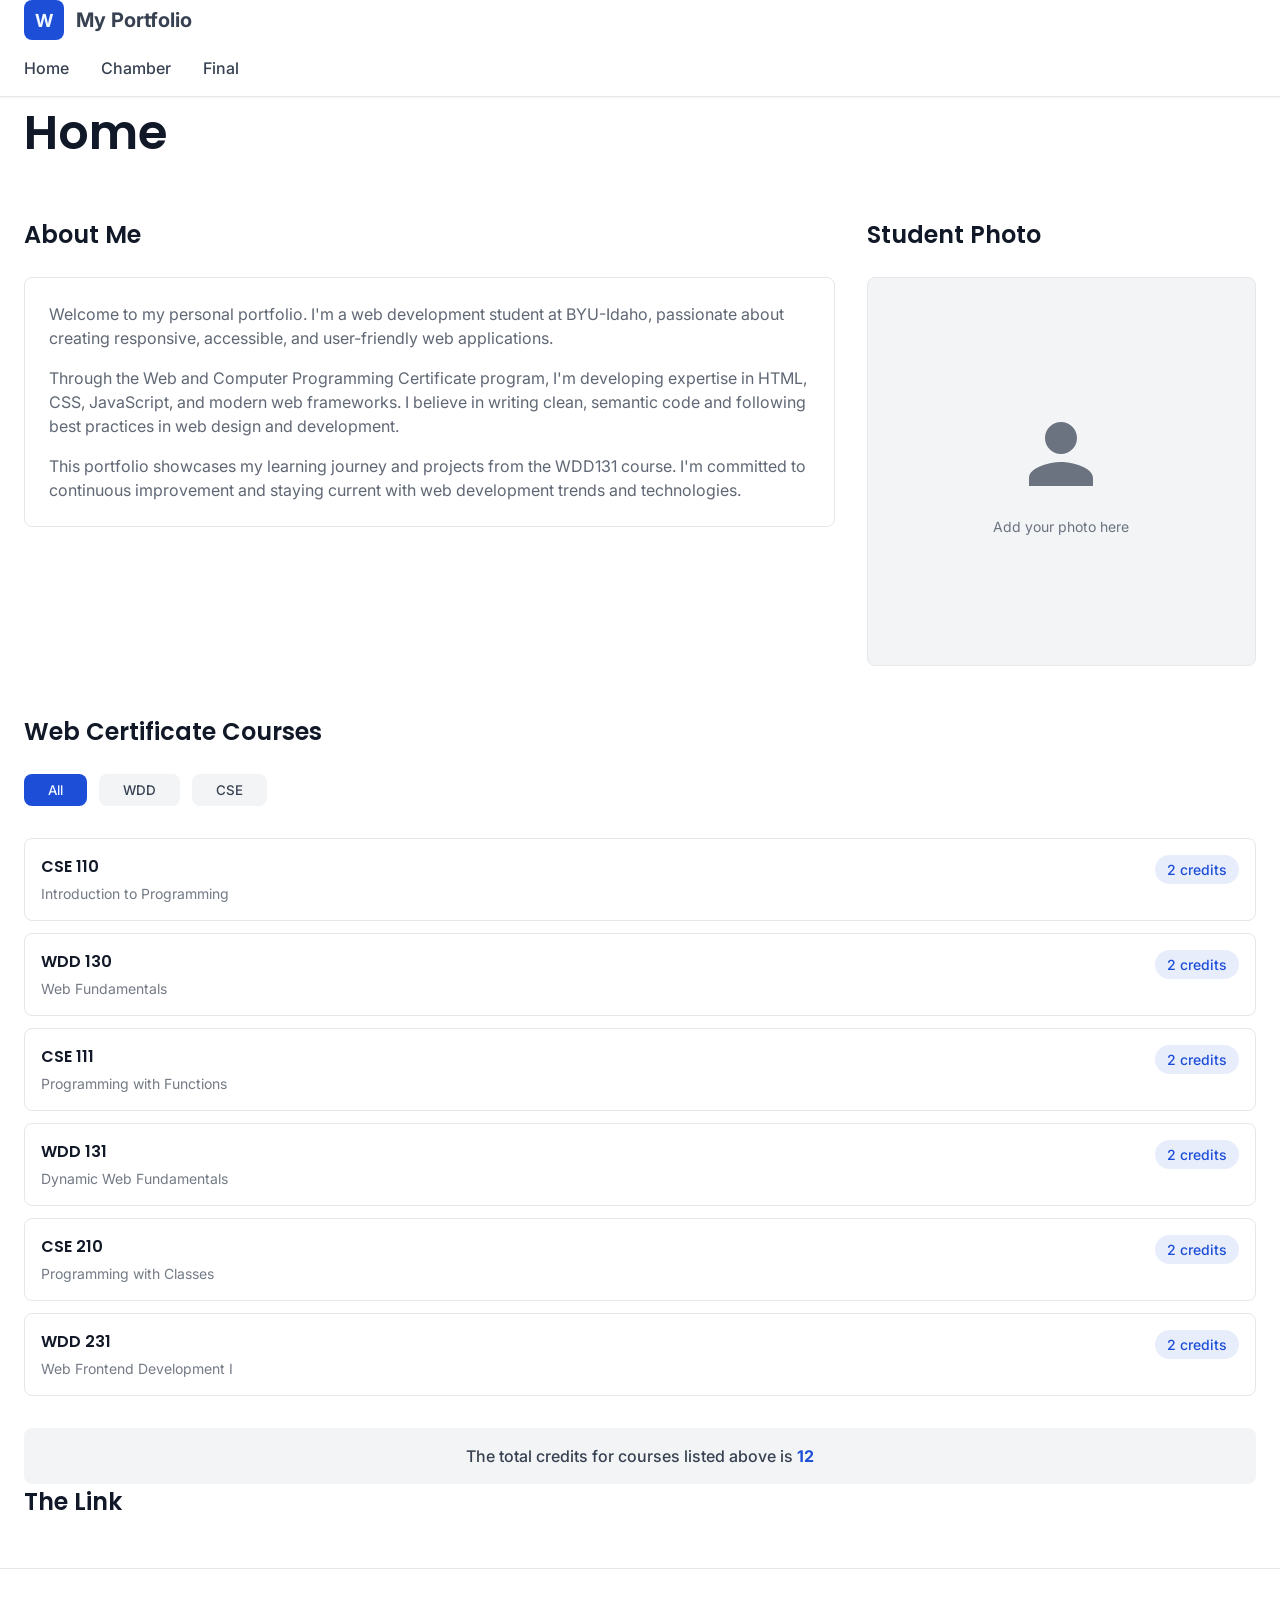
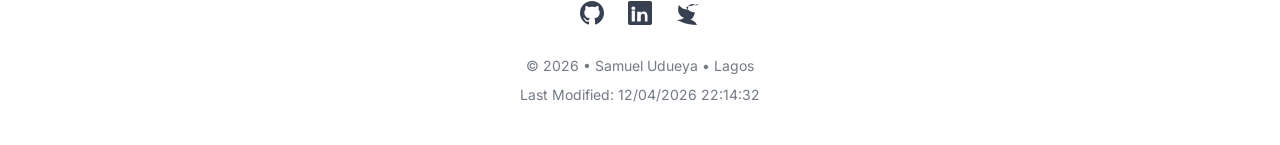
<file: index.html>
<!DOCTYPE html>
<html lang="en">
<head>
    <meta charset="UTF-8">
    <meta name="viewport" content="width=device-width, initial-scale=1.0">
    <title>WDD131 Personal Home Page</title>
    <meta name="description" content="Personal portfolio showcasing web development projects and course work from BYU-Idaho's course.">
    <meta name="author" content="Samuel Udueya">
    
   
    <link rel="preconnect" href="https://fonts.googleapis.com">
    <link rel="preconnect" href="https://fonts.gstatic.com" crossorigin>
    <link href="https://fonts.googleapis.com/css2?family=Poppins:wght@400;500;600;700&family=Inter:wght@400;500;600&display=swap" rel="stylesheet">
    
   
    <link rel="stylesheet" href="./styles/small.css">
    <link rel="stylesheet" href="./styles/larger.css">
</head>
<body>
    <div class="site-wrapper">
     
        <header class="main-header">
            <div class="container header-content">
            
                <div class="logo-section">
                    <div class="logo-box">
                        <span class="logo-text">W</span>
                    </div>
                    <span class="site-name">My Portfolio</span>
                </div>

              
                <button id="menu-toggle" class="menu-toggle" aria-label="Toggle menu" aria-expanded="false">
                    <svg class="icon-menu" fill="none" stroke="currentColor" viewBox="0 0 24 24">
                        <path stroke-linecap="round" stroke-linejoin="round" stroke-width="2" d="M4 6h16M4 12h16M4 18h16" />
                    </svg>
                    <svg class="icon-close hidden" fill="none" stroke="currentColor" viewBox="0 0 24 24">
                        <path stroke-linecap="round" stroke-linejoin="round" stroke-width="2" d="M6 18L18 6M6 6l12 12" />
                    </svg>
                </button>
            </div>

          
            <nav id="main-nav" class="main-nav hidden-mobile">
                <div class="container">
                    <ul class="nav-list">
                        <li><a href="#" class="nav-link">Home</a></li>
                        <li><a href="#" class="nav-link">Chamber</a></li>
                        <li><a href="#" class="nav-link">Final</a></li>
                    </ul>
                </div>
            </nav>
        </header>

      
        <main class="container main-content">
           
            <h1 class="page-title">Home</h1>

            
            <section class="about-section">
                <div class="grid-layout">
                
                    <div class="about-content">
                        <h2 class="section-title">About Me</h2>
                        <div class="card about-card">
                            <p>Welcome to my personal portfolio. I'm a web development student at BYU-Idaho, passionate about creating responsive, accessible, and user-friendly web applications.</p>
                            <p>Through the Web and Computer Programming Certificate program, I'm developing expertise in HTML, CSS, JavaScript, and modern web frameworks. I believe in writing clean, semantic code and following best practices in web design and development.</p>
                            <p>This portfolio showcases my learning journey and projects from the WDD131 course. I'm committed to continuous improvement and staying current with web development trends and technologies.</p>
                        </div>
                    </div>

                   
                    <div class="photo-section">
                        <h2 class="section-title">Student Photo</h2>
                        <div class="card photo-card">
                            <div class="placeholder-img">
                                <svg class="icon-user" fill="currentColor" viewBox="0 0 24 24">
                                    <path d="M12 12c2.21 0 4-1.79 4-4s-1.79-4-4-4-4 1.79-4 4 1.79 4 4 4zm0 2c-2.67 0-8 1.34-8 4v2h16v-2c0-2.66-5.33-4-8-4z" />
                                </svg>
                                <p class="placeholder-text">Add your photo here</p>
                            </div>
                        </div>
                    </div>
                </div>
            </section>

            
            <section class="courses-section">
                <h2 class="section-title">Web Certificate Courses</h2>

               
                <div class="filter-buttons">
                    <button class="filter-btn active" data-filter="all">All</button>
                    <button class="filter-btn" data-filter="wdd">WDD</button>
                    <button class="filter-btn" data-filter="cse">CSE</button>
                </div>

  
                <div id="course-list" class="course-list">
                </div>

                <!-- Total Credits -->
                <div class="total-credits-card">
                    <p>The total credits for courses listed above is <span id="total-credits" class="highlight">0</span></p>
                </div>
            </section>
            <section>
                <h2>The Link</h2>
            </section>
        </main>

        <!-- Footer -->
        <footer class="main-footer">
            <div class="container">
                <!-- Social Links -->
                <div class="social-links">
                    <a href="https://github.com" target="_blank" rel="noopener noreferrer" aria-label="GitHub">
                        <svg class="social-icon" fill="currentColor" viewBox="0 0 24 24">
                            <path d="M12 0c-6.626 0-12 5.373-12 12 0 5.302 3.438 9.8 8.207 11.387.599.111.793-.261.793-.577v-2.234c-3.338.726-4.033-1.416-4.033-1.416-.546-1.387-1.333-1.756-1.333-1.756-1.089-.745.083-.729.083-.729 1.205.084 1.839 1.237 1.839 1.237 1.07 1.834 2.807 1.304 3.492.997.107-.775.418-1.305.762-1.604-2.665-.305-5.467-1.334-5.467-5.931 0-1.311.469-2.381 1.236-3.221-.124-.303-.535-1.524.117-3.176 0 0 1.008-.322 3.301 1.23.957-.266 1.983-.399 3.003-.404 1.02.005 2.047.138 3.006.404 2.291-1.552 3.297-1.23 3.297-1.23.653 1.653.242 2.874.118 3.176.77.84 1.235 1.911 1.235 3.221 0 4.609-2.807 5.624-5.479 5.921.43.372.823 1.102.823 2.222v 3.293c0 .319.192.694.801.576 4.765-1.589 8.199-6.086 8.199-11.386 0-6.627-5.373-12-12-12z" />
                        </svg>
                    </a>
                    <a href="https://linkedin.com" target="_blank" rel="noopener noreferrer" aria-label="LinkedIn">
                        <svg class="social-icon" fill="currentColor" viewBox="0 0 24 24">
                            <path d="M20.447 20.452h-3.554v-5.569c0-1.328-.475-2.236-1.986-2.236-1.081 0-1.722.722-2.004 1.418-.103.249-.129.597-.129.946v5.441h-3.554s.05-8.836 0-9.754h3.554v1.391c.435-.671 1.213-1.627 2.948-1.627 2.154 0 3.769 1.408 3.769 4.44v5.55zM5.337 8.855c-1.144 0-1.915-.759-1.915-1.71 0-.955.77-1.71 1.958-1.71 1.187 0 1.915.755 1.94 1.71 0 .951-.753 1.71-1.983 1.71zm1.581 11.597H3.715V9.558h3.203v10.894zM22.225 0H1.771C.792 0 0 .774 0 1.729v20.542C0 23.227.792 24 1.771 24h20.451C23.2 24 24 23.227 24 22.271V1.729C24 .774 23.2 0 22.225 0z" />
                        </svg>
                    </a>
                    <a href="https://twitter.com" target="_blank" rel="noopener noreferrer" aria-label="Twitter">
                        <svg class="social-icon" fill="currentColor" viewBox="0 0 24 24">
                            <path d="M23 3a10.9 10.9 0 01-3.14 1.53 4.48 4.48 0 00-7.86 3v1A10.66 10.66 0 013 4s-4 9 5 13a11.64 11.64 0 01-7 2s9 5 20 5a9.5 9.5 0 00-9-5.5c4.75 2.25 7-7 7-7a10.6 10.6 0 01-9-5.5z" />
                        </svg>
                    </a>
                </div>

                
                <div class="footer-info">
                    <p>© <span id="current-year"></span> • Samuel Udueya • Lagos</p>
                    <p id="last-modified">Last Modified: </p>
                </div>
            </div>
        </footer>
    </div>

    <!-- Scripts -->
    <script src="./scripts/main.js"></script>
</body>
</html>
</file>
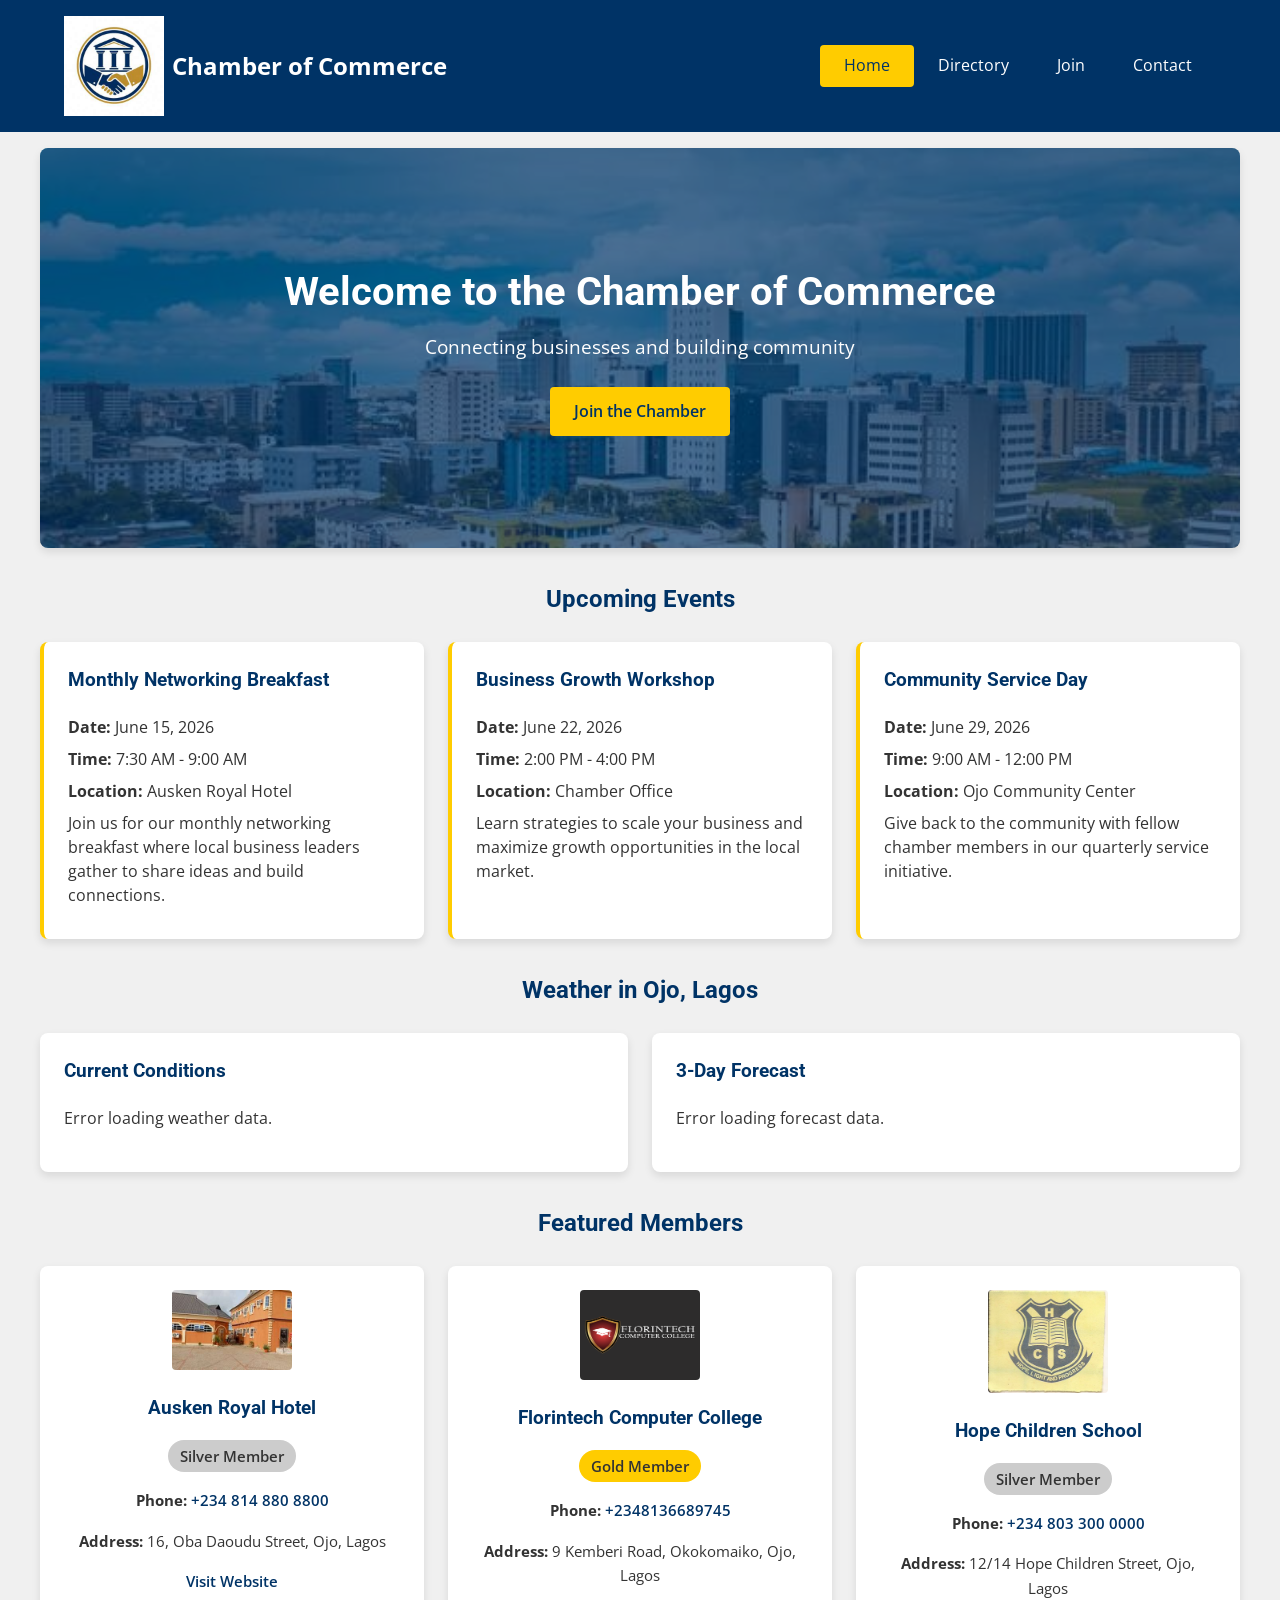
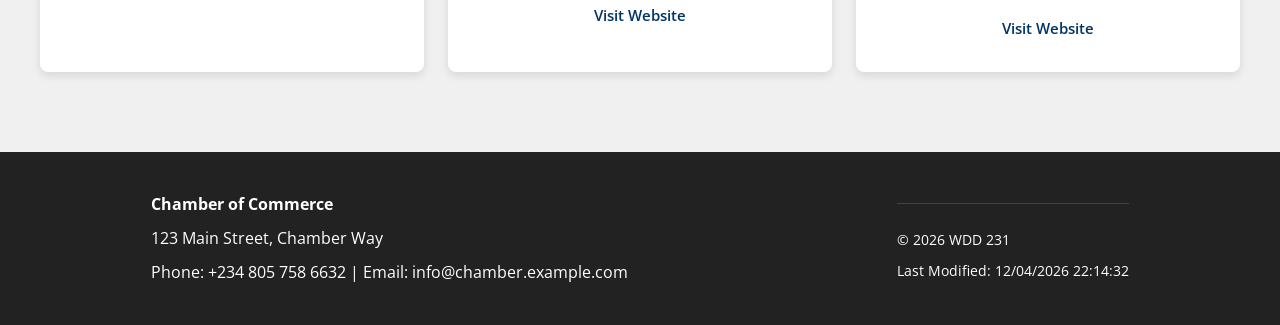
<file: chamber/index.html>
<!DOCTYPE html>
<html lang="en">
<head>
    <meta charset="UTF-8">
    <meta name="viewport" content="width=device-width, initial-scale=1.0">
    <title>Chamber of Commerce - Home</title>
    <meta name="description" content="Welcome to the Chamber of Commerce. Connect with local businesses, explore membership opportunities, and stay informed about community events.">
    <meta name="author" content="Samuel Udueya">
    
    <link rel="icon" href="images/favicon.jpeg" type="image/png">

    <link rel="preconnect" href="https://fonts.googleapis.com">
    <link rel="preconnect" href="https://fonts.gstatic.com" crossorigin>
    <link href="https://fonts.googleapis.com/css2?family=Open+Sans:wght@400;600;700&family=Roboto:wght@500;700&display=swap" rel="stylesheet">
    
    <meta property="og:title" content="Chamber of Commerce - Home">
    <meta property="og:description" content="Welcome to the Chamber of Commerce. Connect with local businesses and explore membership opportunities.">
    <meta property="og:image" content="https://samuelevi.github.io/wdd231/chamber/images/hero.jpg">
    <meta property="og:url" content="https://chamber.example.com/">
    <meta property="og:type" content="website">

    <link rel="stylesheet" href="styles/normalize.css">
    <link rel="stylesheet" href="styles/small.css">
    <link rel="stylesheet" href="styles/larger.css" media="screen and (min-width: 600px)">

    <script src="scripts/index.js" defer></script>
</head>
<body>
    <header>
        <div class="header-container">
            <img src="./images/favicon.jpeg" alt="Chamber Logo" class="logo">
            <h2>Chamber of Commerce</h2>
        </div>
        <nav>
            <button id="menu-toggle" aria-label="Toggle Menu">&#9776;</button>
            <ul id="nav-menu">
                <li><a href="index.html" class="active">Home</a></li>
                <li><a href="directory.html">Directory</a></li>
                <li><a href="join.html">Join</a></li>
                <li><a href="thankyou.html">Contact</a></li>
            </ul>
        </nav>
    </header>

    <main>
        <!-- Hero Section -->
        <section class="hero">
            <img src="images/hero.jpg" alt="Chamber of Commerce Hero Image" class="hero-image">
            <div class="hero-content">
                <h1>Welcome to the Chamber of Commerce</h1>
                <p>Connecting businesses and building community</p>
                <a href="#" class="cta-button">Join the Chamber</a>
            </div>
        </section>

        <!-- Events Section -->
        <section class="events">
            <h2>Upcoming Events</h2>
            <div class="events-container">
                <article class="event-card">
                    <h3>Monthly Networking Breakfast</h3>
                    <p><strong>Date:</strong> June 15, 2026</p>
                    <p><strong>Time:</strong> 7:30 AM - 9:00 AM</p>
                    <p><strong>Location:</strong> Ausken Royal Hotel</p>
                    <p>Join us for our monthly networking breakfast where local business leaders gather to share ideas and build connections.</p>
                </article>
                <article class="event-card">
                    <h3>Business Growth Workshop</h3>
                    <p><strong>Date:</strong> June 22, 2026</p>
                    <p><strong>Time:</strong> 2:00 PM - 4:00 PM</p>
                    <p><strong>Location:</strong> Chamber Office</p>
                    <p>Learn strategies to scale your business and maximize growth opportunities in the local market.</p>
                </article>
                <article class="event-card">
                    <h3>Community Service Day</h3>
                    <p><strong>Date:</strong> June 29, 2026</p>
                    <p><strong>Time:</strong> 9:00 AM - 12:00 PM</p>
                    <p><strong>Location:</strong> Ojo Community Center</p>
                    <p>Give back to the community with fellow chamber members in our quarterly service initiative.</p>
                </article>
            </div>
        </section>

        <!-- Weather Section -->
        <section class="weather">
            <h2>Weather in Ojo, Lagos</h2>
            <div class="weather-container">
                <div class="current-weather">
                    <h3>Current Conditions</h3>
                    <div id="current-weather-info">
                        <p>Loading weather data...</p>
                    </div>
                </div>
                <div class="forecast">
                    <h3>3-Day Forecast</h3>
                    <div id="forecast-container">
                        <p>Loading forecast...</p>
                    </div>
                </div>
            </div>
        </section>

        <!-- Member Spotlights Section -->
        <section class="spotlights">
            <h2>Featured Members</h2>
            <div id="spotlight-container" class="spotlight-cards">
                <p>Loading member spotlights...</p>
            </div>
        </section>
    </main>

    <footer>
        <div class="footer-info">
            <p><strong>Chamber of Commerce</strong></p>
            <p>123 Main Street, Chamber Way</p>
            <p>Phone: +234 805 758 6632 | Email: info@chamber.example.com</p>
        </div>
        <div class="footer-dev">
            <p>&copy; <span id="current-year"></span> WDD 231</p>
            <p>Last Modified: <span id="last-modified"></span></p>
        </div>
    </footer>

</body>
</html>
</file>
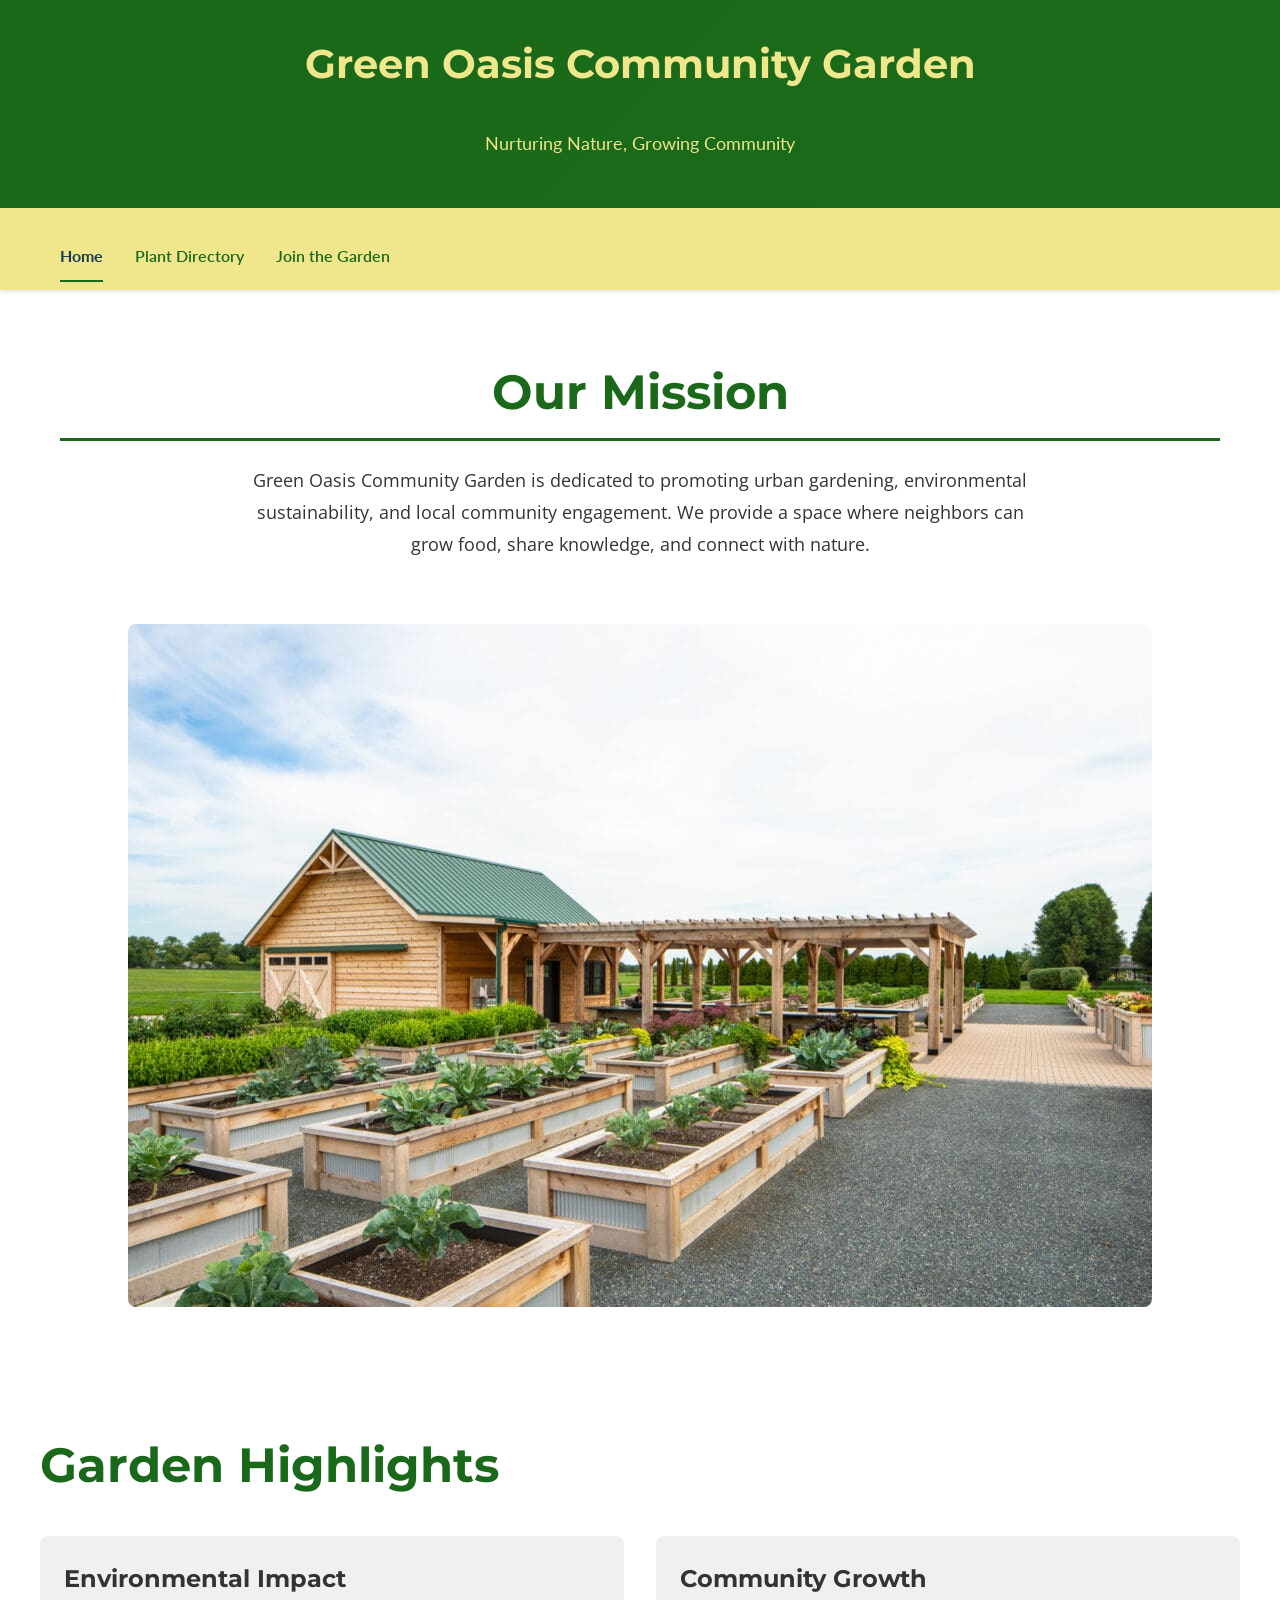
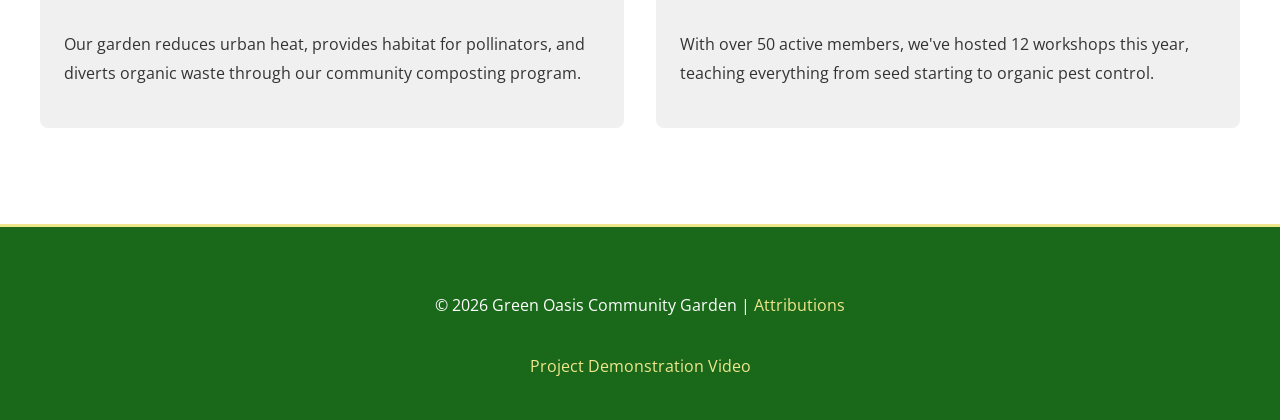
<file: green_oasis/index.html>
<!DOCTYPE html>
<html lang="en">
<head>
    <meta charset="UTF-8">
    <meta name="viewport" content="width=device-width, initial-scale=1.0">
    <meta name="description" content="Welcome to Green Oasis Community Garden - A sanctuary for urban gardening and community growth.">
    <meta name="author" content="Samuel Udueya">
    <meta property="og:title" content="Green Oasis Community Garden">
    <meta property="og:description" content="Join our urban gardening community and explore our plant directory.">
    <meta property="og:type" content="website">
    <title>Home | Green Oasis Community Garden</title>
    <link rel="stylesheet" href="styles/main.css">
    <link rel="stylesheet" href="styles/plants.css">

    <link rel="icon" href="images/favicon.ico" type="image/x-icon">
    <link rel="preconnect" href="https://fonts.googleapis.com">
    <link rel="preconnect" href="https://fonts.gstatic.com" crossorigin>
    <link href="https://fonts.googleapis.com/css2?family=Montserrat:wght@700&family=Open+Sans&family=Lato:wght@600&display=swap" rel="stylesheet">

    <meta property="og:title" content="Green Oasis Garden - Home">
    <meta property="og:description" content="Welcome to Green Oasis Community Garden - A sanctuary for urban gardening and community growth.">
    <meta property="og:image" content="https://samuelevi.github.io/wdd231/green_oasis/images/hero-garden.jpg">
    <meta property="og:url" content="https://green_oasis.example.com/">
    <meta property="og:type" content="website">

    <script src="scripts/main.js" defer></script>
</head>
<body>
    <header>
        <div class="container">
            <h2>Green Oasis Community Garden</h2>
            <p>Nurturing Nature, Growing Community</p>
        </div>
    </header>

    <nav>
        <div class="container nav-container">
            <button id="menu-toggle" aria-label="Toggle navigation">☰</button>
            <ul class="nav-links" id="nav-menu">
                <li><a href="index.html" class="active">Home</a></li>
                <li><a href="plants.html">Plant Directory</a></li>
                <li><a href="join.html">Join the Garden</a></li>
            </ul>
        </div>
    </nav>

    <main>
        <section class="hero">
            <div class="container">
                <h1>Our Mission</h1>
                <p>Green Oasis Community Garden is dedicated to promoting urban gardening, environmental sustainability, and local community engagement. We provide a space where neighbors can grow food, share knowledge, and connect with nature.</p>
                <img src="images/hero-garden.jpg" alt="Green Oasis Community Garden Landscape" loading="lazy">
            </div>
        </section>

        <section class="highlights container">
            <div>
                <h2>Garden Highlights</h2>
                <div class="garden">
                    <div class="garden-one">
                        <h3>Environmental Impact</h3>
                        <p>Our garden reduces urban heat, provides habitat for pollinators, and diverts organic waste through our community composting program.</p>
                    </div>
                    <div class="garden-two">
                        <h3>Community Growth</h3>
                        <p>With over 50 active members, we've hosted 12 workshops this year, teaching everything from seed starting to organic pest control.</p>
                    </div>
                </div>
            </div>
        </section>
    </main>

    <footer>
        <div class="container">
            <p>&copy; 2026 Green Oasis Community Garden | <a href="attributions.html">Attributions</a></p>
            <p><a href="https://www.youtube.com/watch?v=UPhBXROAvIM" target="_blank" rel="noopener">Project Demonstration Video</a></p>
        </div>
    </footer>

</body>
</html>
</file>
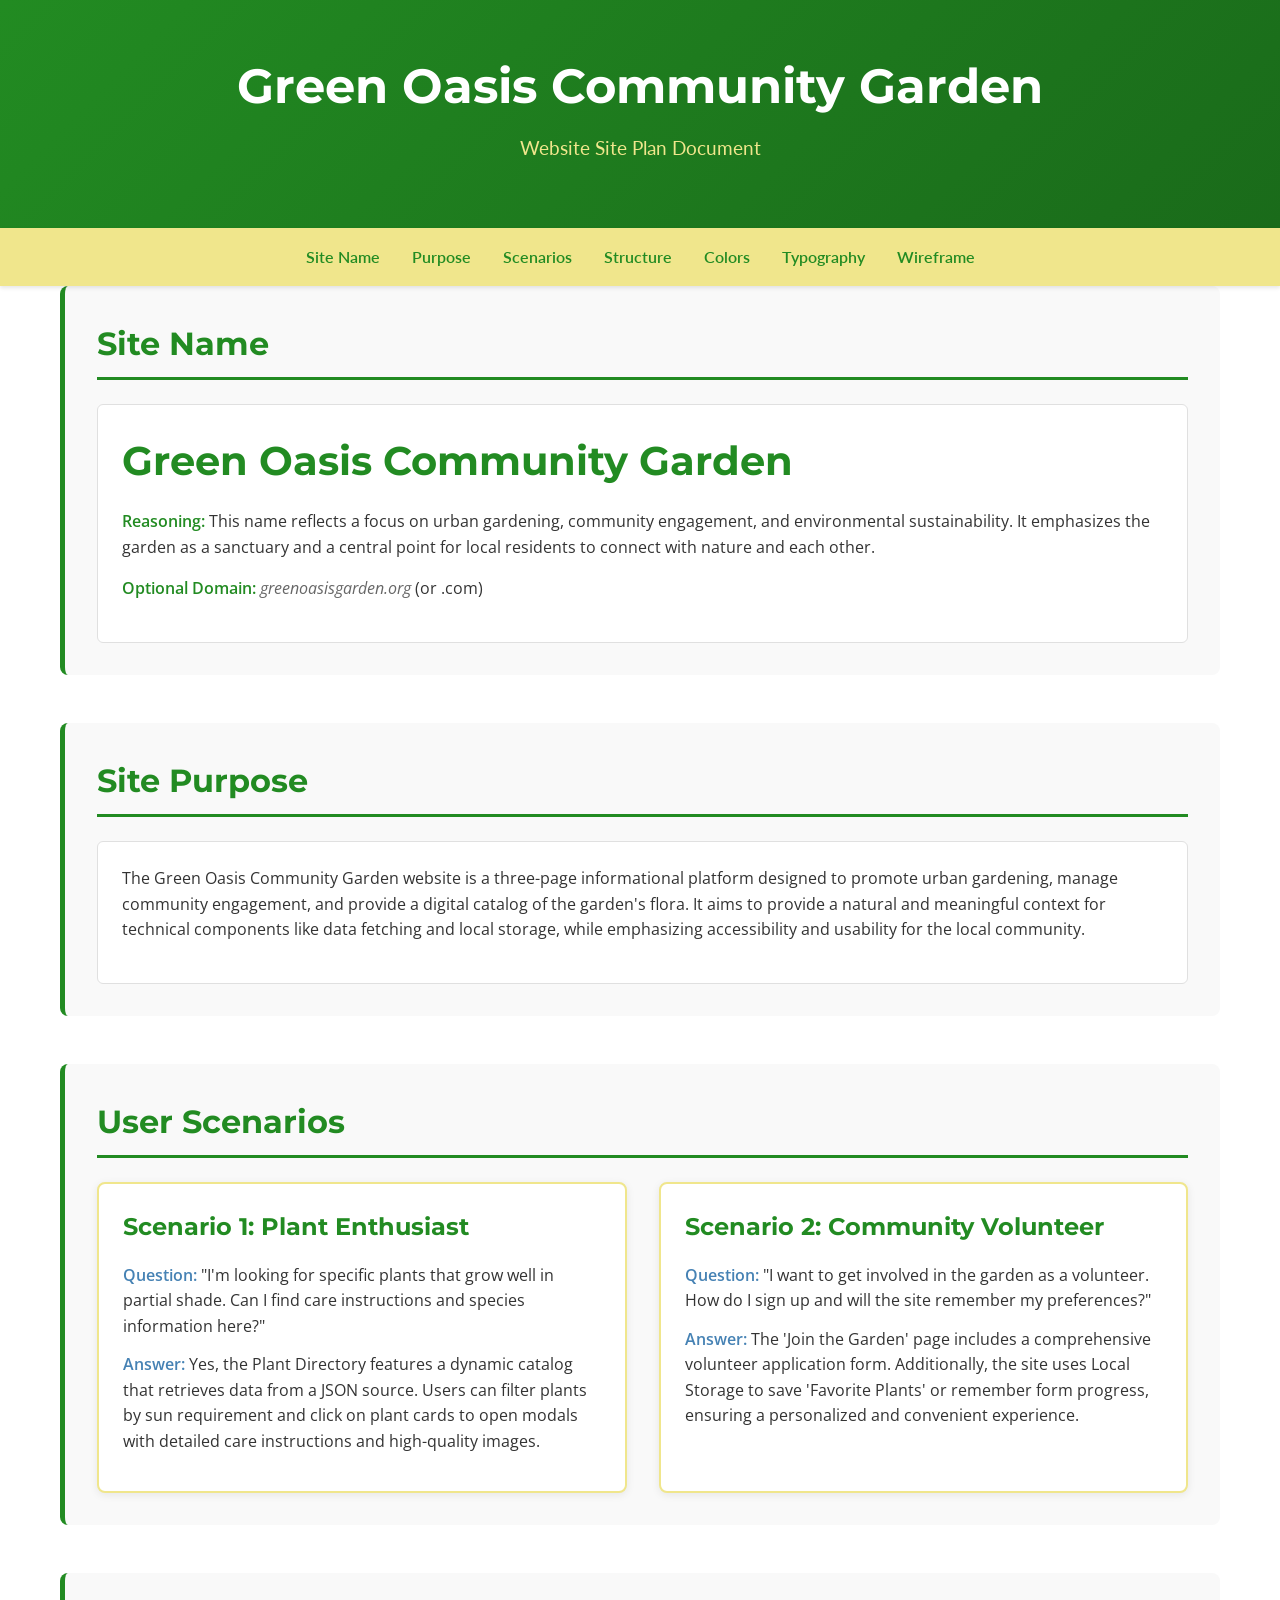
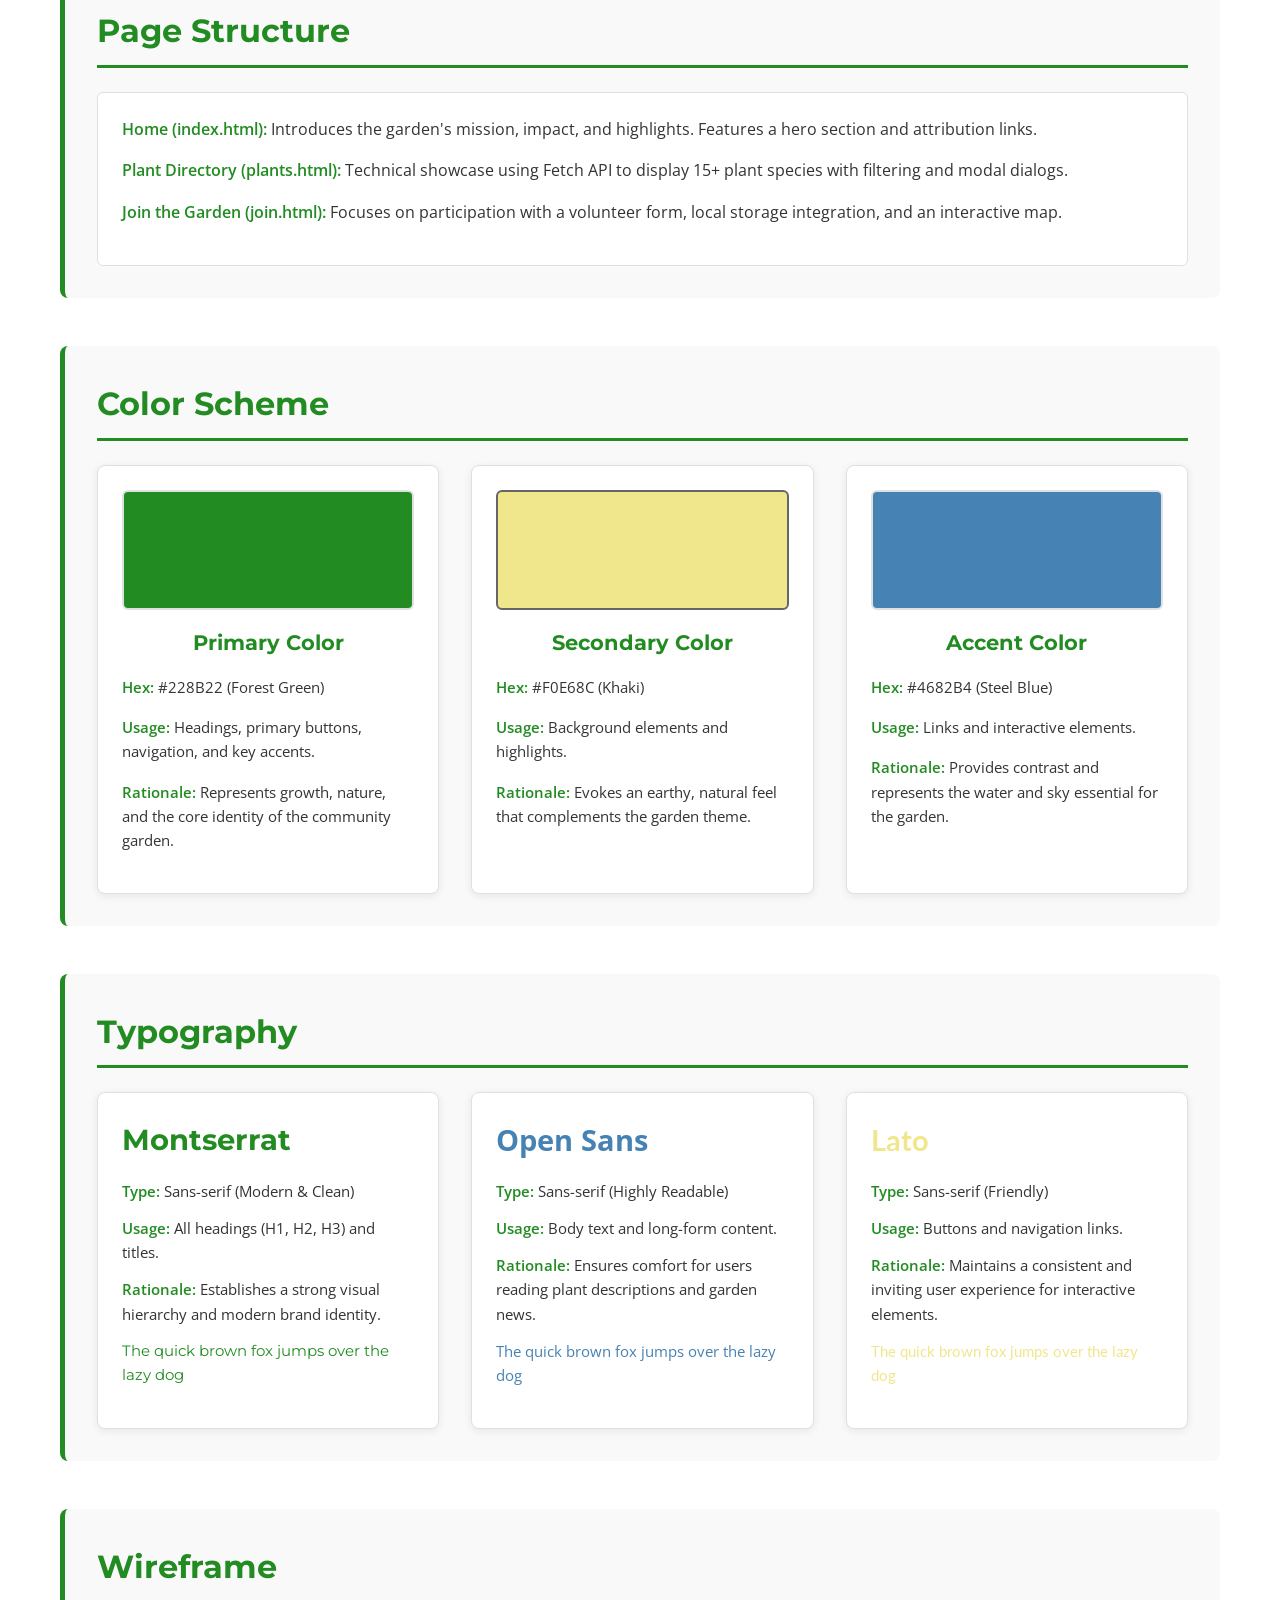
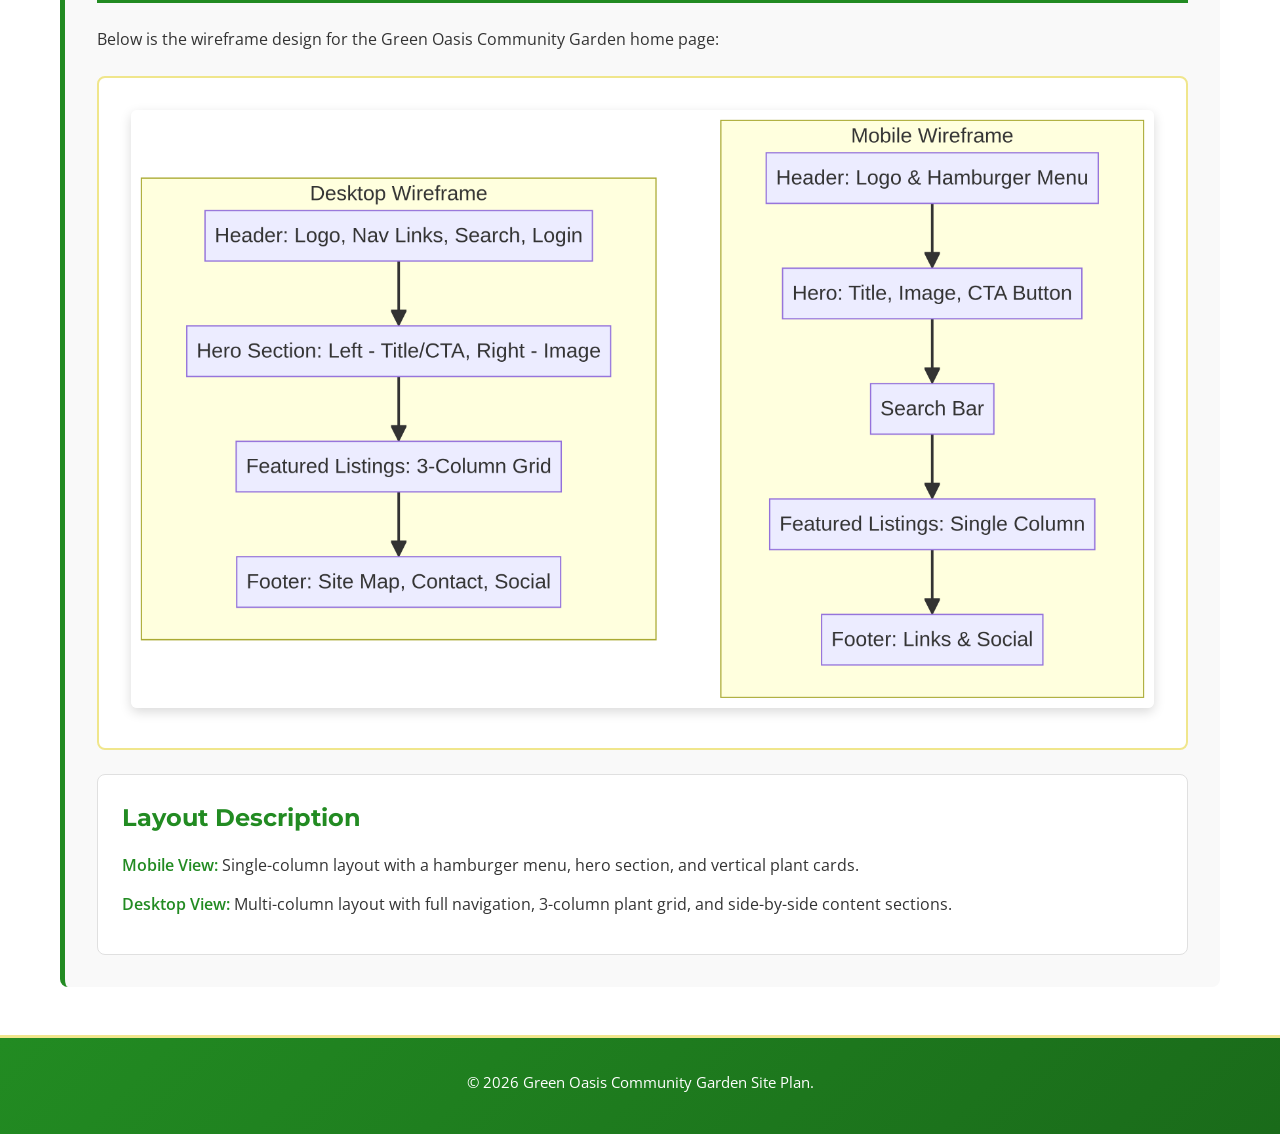
<file: site-plan.html>
<!DOCTYPE html>
<html lang="en">
<head>
    <meta charset="UTF-8">
    <meta name="viewport" content="width=device-width, initial-scale=1.0">
    <meta name="description" content="Green Oasis Community Garden - Website Site Plan Document">
    <meta name="author" content="Samuel Udueya">
    <title>Green Oasis Community Garden - Site Plan</title>
    <link rel="stylesheet" href="./styles/styles.css">
    <link href="https://fonts.googleapis.com/css2?family=Montserrat:wght@600;700;800&family=Open+Sans:wght@400;500;600&family=Lato:wght@400;700&display=swap" rel="stylesheet">
</head>
<body>
    <header class="header">
        <div class="container">
            <h1 class="site-title">Green Oasis Community Garden</h1>
            <p class="tagline">Website Site Plan Document</p>
        </div>
    </header>

    <nav class="navbar">
        <div class="container">
            <ul class="nav-links">
                <li><a href="#site-name">Site Name</a></li>
                <li><a href="#site-purpose">Purpose</a></li>
                <li><a href="#scenarios">Scenarios</a></li>
                <li><a href="#page-structure">Structure</a></li>
                <li><a href="#color-scheme">Colors</a></li>
                <li><a href="#typography">Typography</a></li>
                <li><a href="#wireframe">Wireframe</a></li>
            </ul>
        </div>
    </nav>

    <main class="container">
        <section id="site-name" class="section">
            <h2>Site Name</h2>
            <div class="content-box">
                <h3 class="site-name-title">Green Oasis Community Garden</h3>
                <p><strong>Reasoning:</strong> This name reflects a focus on urban gardening, community engagement, and environmental sustainability. It emphasizes the garden as a sanctuary and a central point for local residents to connect with nature and each other.</p>
                <p><strong>Optional Domain:</strong> <em>greenoasisgarden.org</em> (or .com)</p>
            </div>
        </section>

        <section id="site-purpose" class="section">
            <h2>Site Purpose</h2>
            <div class="content-box">
                <p>The Green Oasis Community Garden website is a three-page informational platform designed to promote urban gardening, manage community engagement, and provide a digital catalog of the garden's flora. It aims to provide a natural and meaningful context for technical components like data fetching and local storage, while emphasizing accessibility and usability for the local community.</p>
            </div>
        </section>

        <section id="scenarios" class="section">
            <h2>User Scenarios</h2>
            <div class="scenarios-grid">
                <div class="scenario-card">
                    <h3>Scenario 1: Plant Enthusiast</h3>
                    <p><strong>Question:</strong> "I'm looking for specific plants that grow well in partial shade. Can I find care instructions and species information here?"</p>
                    <p><strong>Answer:</strong> Yes, the Plant Directory features a dynamic catalog that retrieves data from a JSON source. Users can filter plants by sun requirement and click on plant cards to open modals with detailed care instructions and high-quality images.</p>
                </div>
                <div class="scenario-card">
                    <h3>Scenario 2: Community Volunteer</h3>
                    <p><strong>Question:</strong> "I want to get involved in the garden as a volunteer. How do I sign up and will the site remember my preferences?"</p>
                    <p><strong>Answer:</strong> The 'Join the Garden' page includes a comprehensive volunteer application form. Additionally, the site uses Local Storage to save 'Favorite Plants' or remember form progress, ensuring a personalized and convenient experience.</p>
                </div>
            </div>
        </section>

        <section id="page-structure" class="section">
            <h2>Page Structure</h2>
            <div class="content-box">
                <p><strong>Home (index.html):</strong> Introduces the garden's mission, impact, and highlights. Features a hero section and attribution links.</p>
                <p><strong>Plant Directory (plants.html):</strong> Technical showcase using Fetch API to display 15+ plant species with filtering and modal dialogs.</p>
                <p><strong>Join the Garden (join.html):</strong> Focuses on participation with a volunteer form, local storage integration, and an interactive map.</p>
            </div>
        </section>

        <section id="color-scheme" class="section">
            <h2>Color Scheme</h2>
            <div class="colors-grid">
                <div class="color-card">
                    <div class="color-swatch primary-color"></div>
                    <h3>Primary Color</h3>
                    <p><strong>Hex:</strong> #228B22 (Forest Green)</p>
                    <p><strong>Usage:</strong> Headings, primary buttons, navigation, and key accents.</p>
                    <p><strong>Rationale:</strong> Represents growth, nature, and the core identity of the community garden.</p>
                </div>
                <div class="color-card">
                    <div class="color-swatch secondary-color"></div>
                    <h3>Secondary Color</h3>
                    <p><strong>Hex:</strong> #F0E68C (Khaki)</p>
                    <p><strong>Usage:</strong> Background elements and highlights.</p>
                    <p><strong>Rationale:</strong> Evokes an earthy, natural feel that complements the garden theme.</p>
                </div>
                <div class="color-card">
                    <div class="color-swatch accent-color"></div>
                    <h3>Accent Color</h3>
                    <p><strong>Hex:</strong> #4682B4 (Steel Blue)</p>
                    <p><strong>Usage:</strong> Links and interactive elements.</p>
                    <p><strong>Rationale:</strong> Provides contrast and represents the water and sky essential for the garden.</p>
                </div>
            </div>
        </section>

        <section id="typography" class="section">
            <h2>Typography</h2>
            <div class="typography-grid">
                <div class="typography-card">
                    <h3 class="mont">Montserrat</h3>
                    <p><strong>Type:</strong> Sans-serif (Modern & Clean)</p>
                    <p><strong>Usage:</strong> All headings (H1, H2, H3) and titles.</p>
                    <p><strong>Rationale:</strong> Establishes a strong visual hierarchy and modern brand identity.</p>
                    <p class="font-sample, mont">The quick brown fox jumps over the lazy dog</p>
                </div>
                <div class="typography-card">
                    <h3 class="open-sans">Open Sans</h3>
                    <p><strong>Type:</strong> Sans-serif (Highly Readable)</p>
                    <p><strong>Usage:</strong> Body text and long-form content.</p>
                    <p><strong>Rationale:</strong> Ensures comfort for users reading plant descriptions and garden news.</p>
                    <p class="font-sample, open-sans">The quick brown fox jumps over the lazy dog</p>
                </div>
                <div class="typography-card">
                    <h3 class="lato">Lato</h3>
                    <p><strong>Type:</strong> Sans-serif (Friendly)</p>
                    <p><strong>Usage:</strong> Buttons and navigation links.</p>
                    <p><strong>Rationale:</strong> Maintains a consistent and inviting user experience for interactive elements.</p>
                    <p class="font-sample, lato">The quick brown fox jumps over the lazy dog</p>
                </div>
            </div>
        </section>

        <section id="wireframe" class="section">
            <h2>Wireframe</h2>
            <p>Below is the wireframe design for the Green Oasis Community Garden home page:</p>
            <div class="wireframe-container">
                <img src="./images/wireframes.png" alt="Green Oasis Community Garden Wireframe" class="wireframe-image">
            </div>
            <div class="wireframe-description">
                <h3>Layout Description</h3>
                <p><strong>Mobile View:</strong> Single-column layout with a hamburger menu, hero section, and vertical plant cards.</p>
                <p><strong>Desktop View:</strong> Multi-column layout with full navigation, 3-column plant grid, and side-by-side content sections.</p>
            </div>
        </section>
    </main>

    <footer class="footer">
        <div class="container">
            <p>&copy; 2026 Green Oasis Community Garden Site Plan.</p>
        </div>
    </footer>
</body>
</html>
</file>
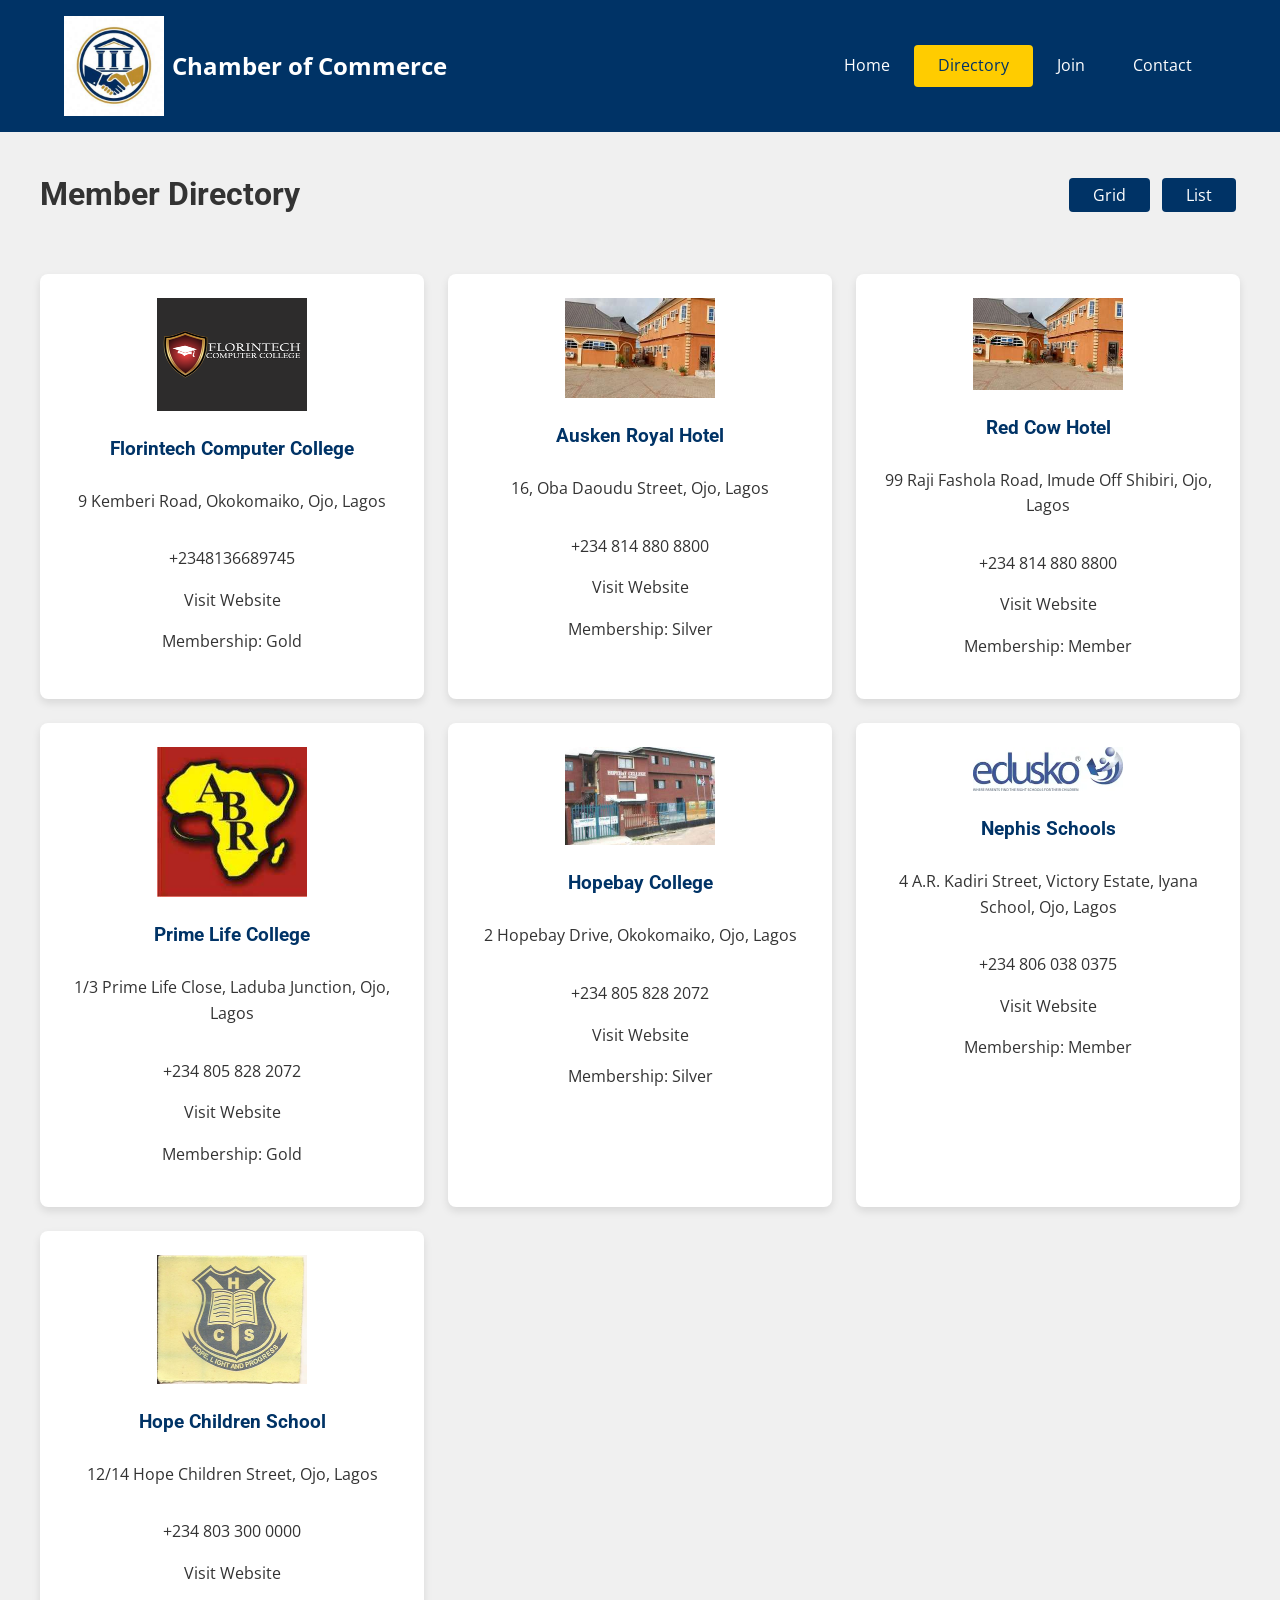
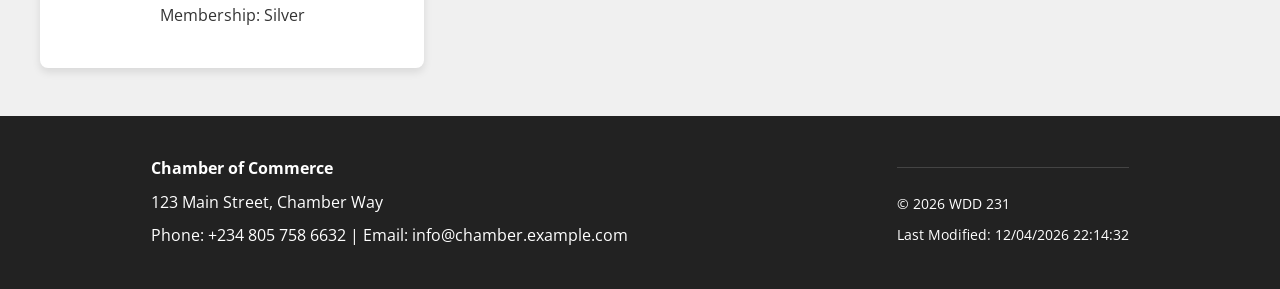
<file: chamber/directory.html>
<!DOCTYPE html>
<html lang="en">
<head>
    <meta charset="UTF-8">
    <meta name="viewport" content="width=device-width, initial-scale=1.0">
    <title>Chamber of Commerce - Member Directory</title>
    <meta name="description" content="Chamber of Commerce Member Directory - Connect with local businesses and organizations.">
    <meta name="author" content="Samuel Udueya">
    
    <link rel="icon" href="images/favicon.jpeg" type="image/png">


    <link rel="preconnect" href="https://fonts.googleapis.com">
    <link rel="preconnect" href="https://fonts.gstatic.com" crossorigin>
    <link href="https://fonts.googleapis.com/css2?family=Open+Sans:wght@400;600;700&family=Roboto:wght@500;700&display=swap" rel="stylesheet">
    
    <meta property="og:title" content="Chamber of Commerce - Member Directory">
    <meta property="og:description" content="Explore our local business directory and connect with our members.">
    <meta property="og:image" content="https://samuelevi.github.io/wdd231/chamber/images/tech_innovators.webp">
    <meta property="og:url" content="https://chamber.example.com/directory.html">
    <meta property="og:type" content="website">

    <link rel="stylesheet" href="styles/normalize.css">
    <link rel="stylesheet" href="styles/small.css">
    <link rel="stylesheet" href="styles/larger.css" media="screen and (min-width: 600px)">

    <script src="scripts/directory.js" defer></script>
</head>
<body>
    <header>
        <div class="header-container">
            <img src="./images/favicon.jpeg" alt="Chamber Logo" class="logo">
            <h2>Chamber of Commerce</h2>
        </div>
        <nav>
            <button id="menu-toggle" aria-label="Toggle Menu">&#9776;</button>
            <ul id="nav-menu">
                <li><a href="index.html">Home</a></li>
                <li><a href="directory.html" class="active">Directory</a></li>
                <li><a href="join.html">Join</a></li>
                <li><a href="thankyou.html">Contact</a></li>
            </ul>
        </nav>
    </header>

    <main>
        <section class="directory-controls">
            <h1>Member Directory</h1>
            <div class="view-toggle">
                <button id="grid-view" title="Grid View">Grid</button>
                <button id="list-view" title="List View">List</button>
            </div>
        </section>

        <article id="member-container" class="grid">
            
        </article>
    </main>

    <footer>
        <div class="footer-info">
            <p><strong>Chamber of Commerce</strong></p>
            <p>123 Main Street, Chamber Way</p>
            <p>Phone: +234 805 758 6632 | Email: info@chamber.example.com</p>
        </div>
        <div class="footer-dev">
            <p>&copy; <span id="current-year"></span> WDD 231</p>
            <p>Last Modified: <span id="last-modified"></span></p>
        </div>
    </footer>

</body>
</html>
</file>
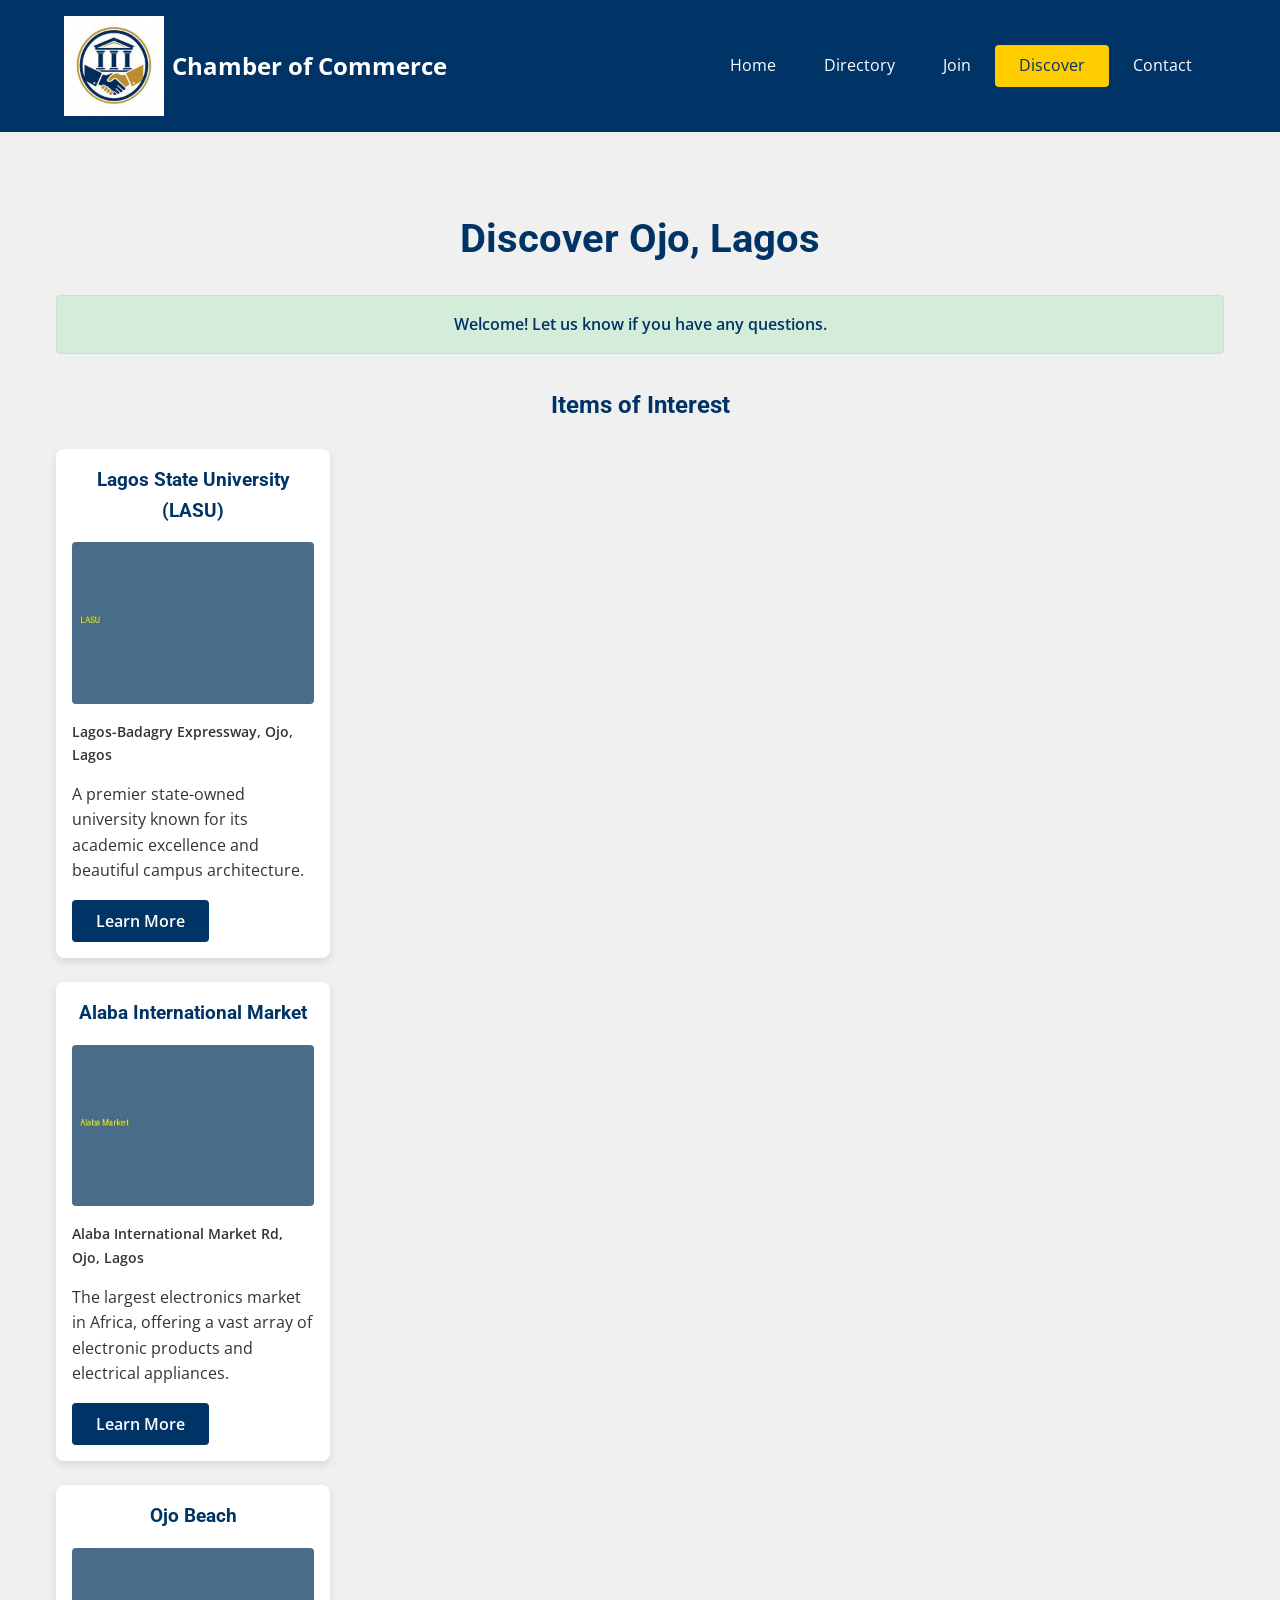
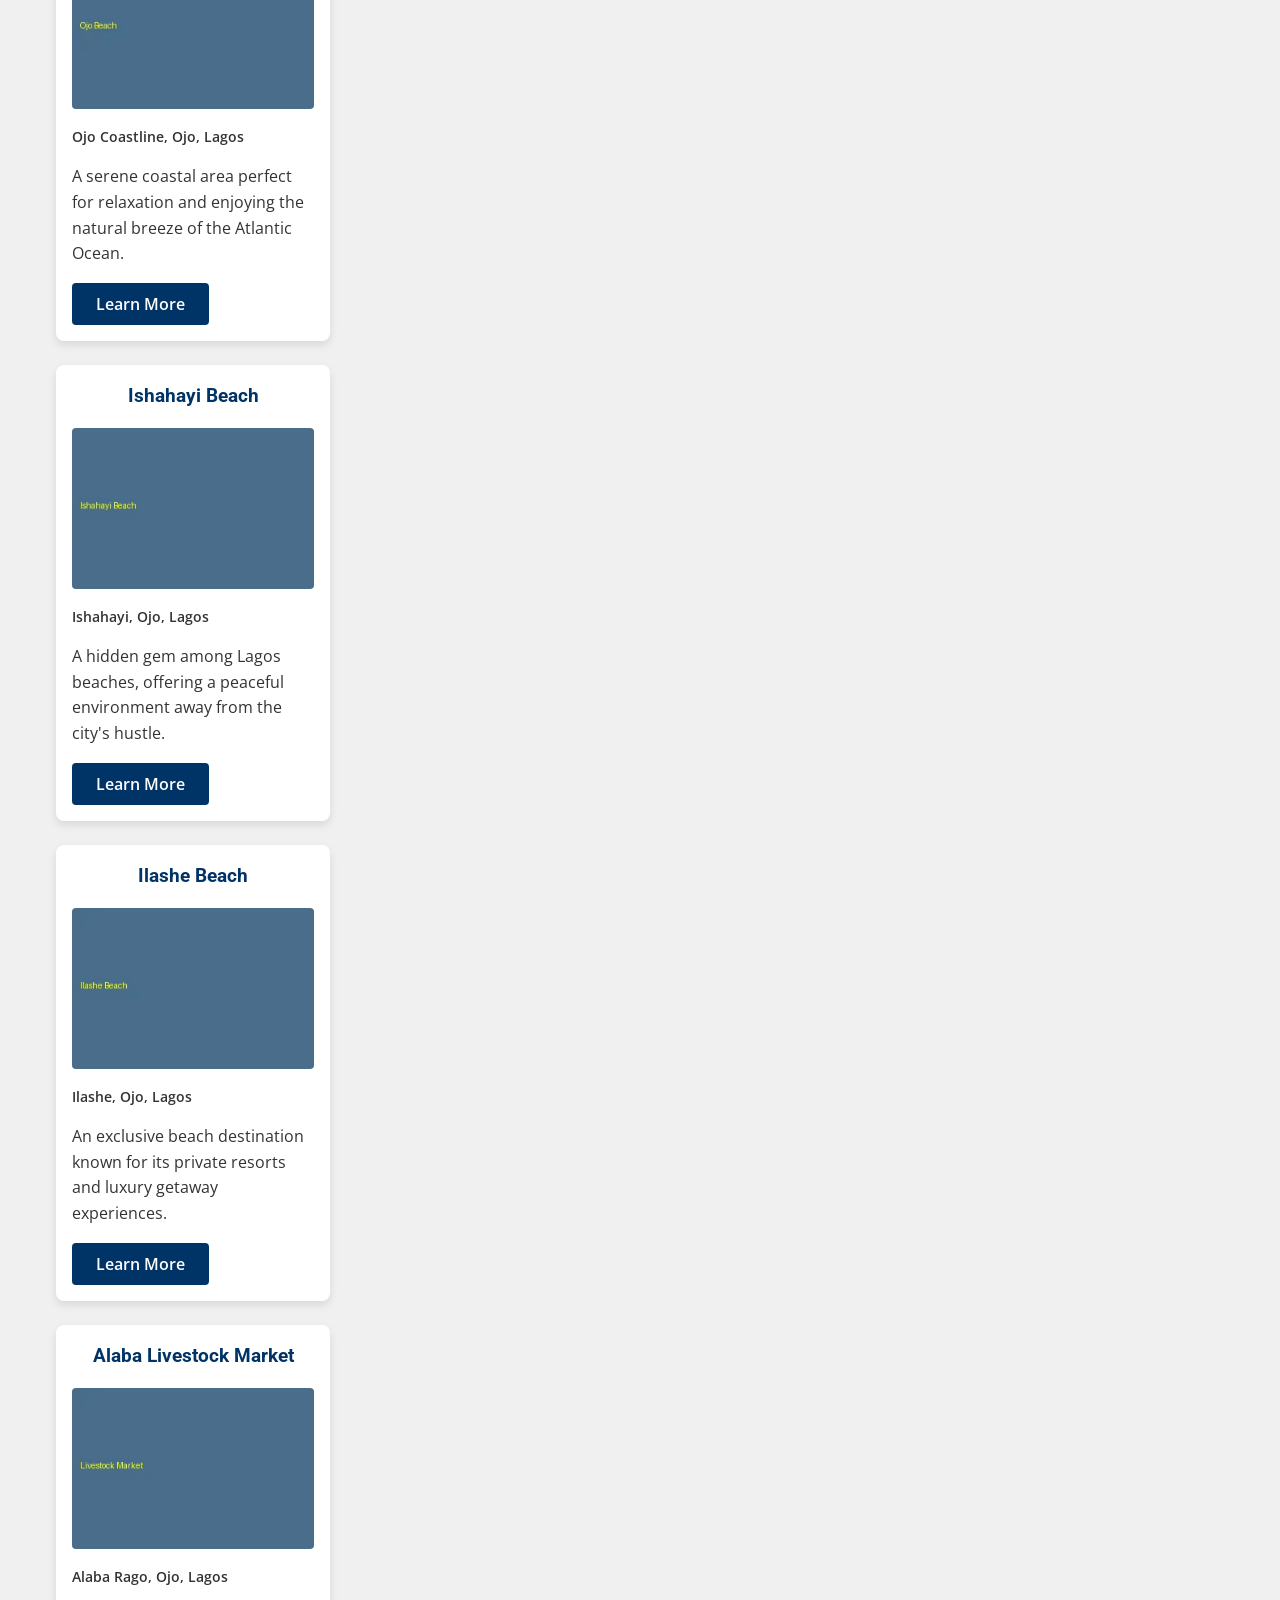
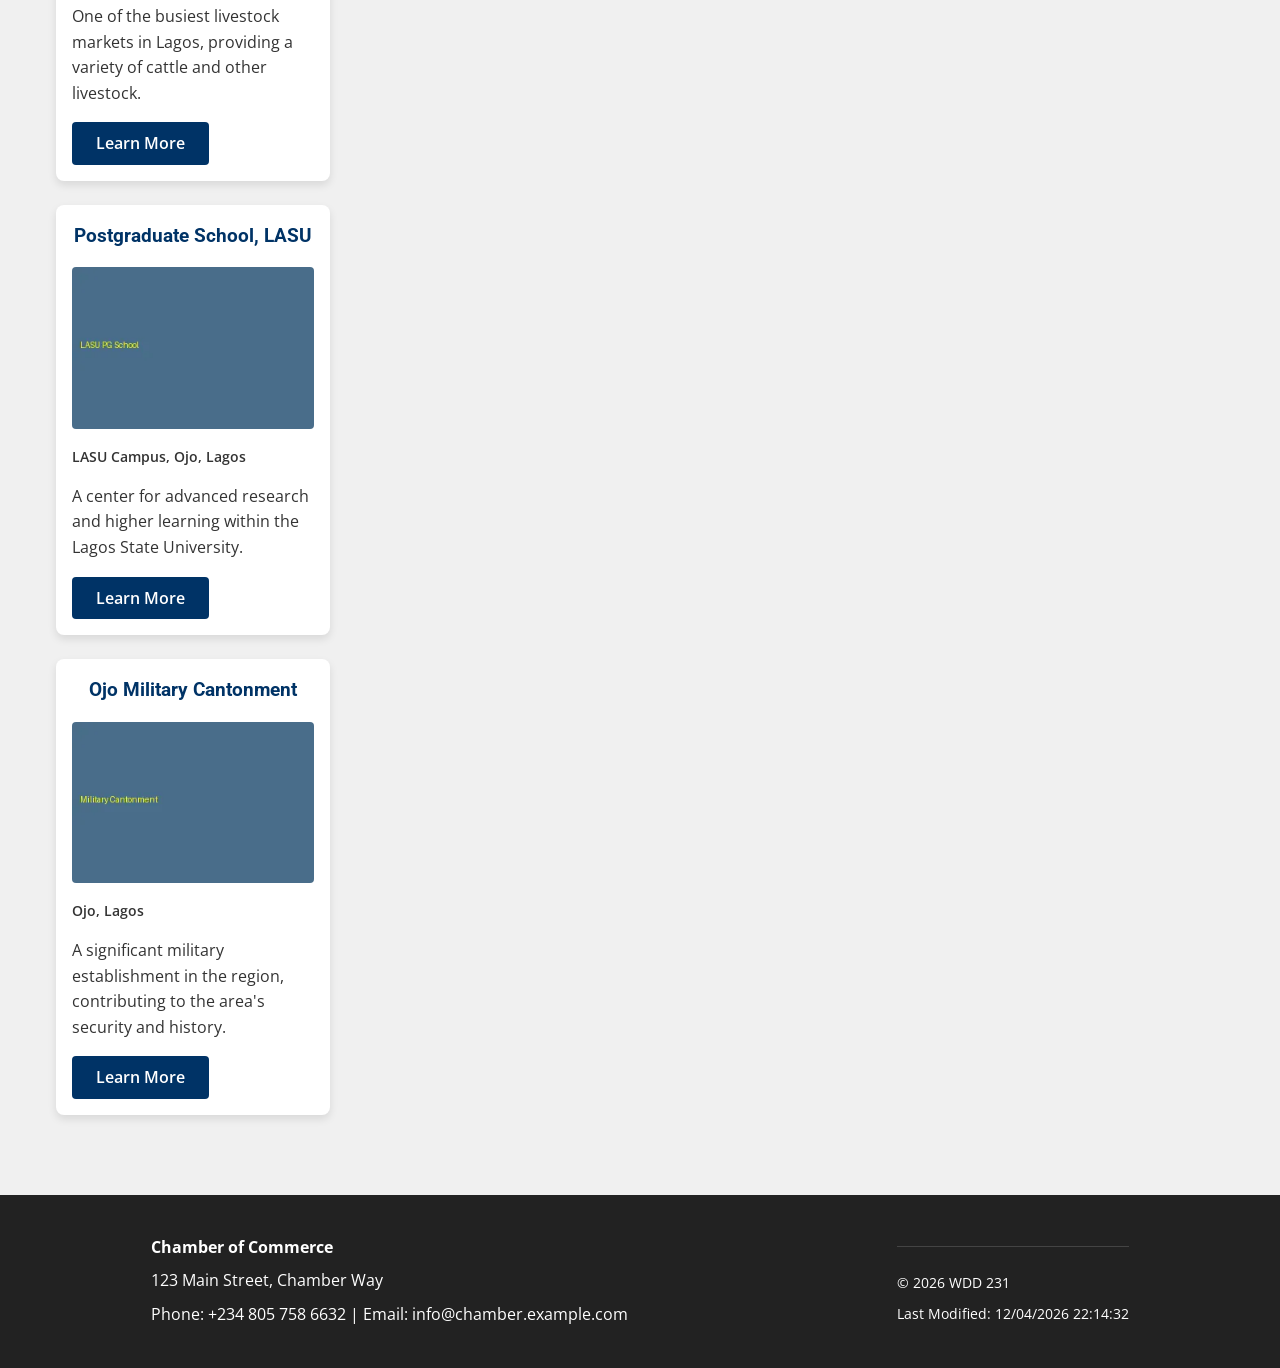
<file: chamber/discover.html>
<!DOCTYPE html>
<html lang="en">
<head>
    <meta charset="UTF-8">
    <meta name="viewport" content="width=device-width, initial-scale=1.0">
    <title>Chamber of Commerce - Discover</title>
    <meta name="description" content="Discover the attractions and features of Ojo, Lagos. Explore local items of interest and learn about our vibrant community.">
    <meta name="author" content="Samuel Udueya">
    
    <link rel="icon" href="images/favicon.jpeg" type="image/jpeg">

    <link rel="preconnect" href="https://fonts.googleapis.com">
    <link rel="preconnect" href="https://fonts.gstatic.com" crossorigin>
    <link href="https://fonts.googleapis.com/css2?family=Open+Sans:wght@400;600;700&family=Roboto:wght@500;700&display=swap" rel="stylesheet">

    <meta property="og:title" content="Chamber of Commerce - Discover">
    <meta property="og:description" content="Discover the attractions and features of Ojo, Lagos. Explore local items of interest and learn about our vibrant community.">
    <meta property="og:image" content="https://samuelevi.github.io/wdd231/chamber/images/hero.jpg">
    <meta property="og:url" content="https://chamber.example.com/">
    <meta property="og:type" content="website">

    <link rel="stylesheet" href="styles/normalize.css">
    <link rel="stylesheet" href="styles/small.css">
    <link rel="stylesheet" href="styles/larger.css" media="screen and (min-width: 600px)">
    <link rel="stylesheet" href="styles/discover.css">

    <script type="module" src="scripts/discover.js" defer></script>
</head>
<body>
    <header>
        <div class="header-container">
            <img src="./images/favicon.jpeg" alt="Chamber Logo" class="logo" width="80" height="80">
            <h2>Chamber of Commerce</h2>
        </div>
        <nav>
            <button id="menu-toggle" aria-label="Toggle Menu">&#9776;</button>
            <ul id="nav-menu">
                <li><a href="index.html">Home</a></li>
                <li><a href="directory.html">Directory</a></li>
                <li><a href="join.html">Join</a></li>
                <li><a href="discover.html" class="active">Discover</a></li>
                <li><a href="contact.html">Contact</a></li>
            </ul>
        </nav>
    </header>

    <main>
        <section class="discover-container">
            <h1>Discover Ojo, Lagos</h1>
            
            <div id="visitor-message" class="visitor-message">
            </div>

            <section class="gallery-section">
                <h2>Items of Interest</h2>
                <div id="gallery-container" class="gallery-container">
                </div>
            </section>
        </section>
    </main>

    <footer>
        <div class="footer-info">
            <p><strong>Chamber of Commerce</strong></p>
            <p>123 Main Street, Chamber Way</p>
            <p>Phone: +234 805 758 6632 | Email: info@chamber.example.com</p>
        </div>
        <div class="footer-dev">
            <p>&copy; <span id="current-year"></span> WDD 231</p>
            <p>Last Modified: <span id="last-modified"></span></p>
        </div>
    </footer>

</body>
</html>
</file>
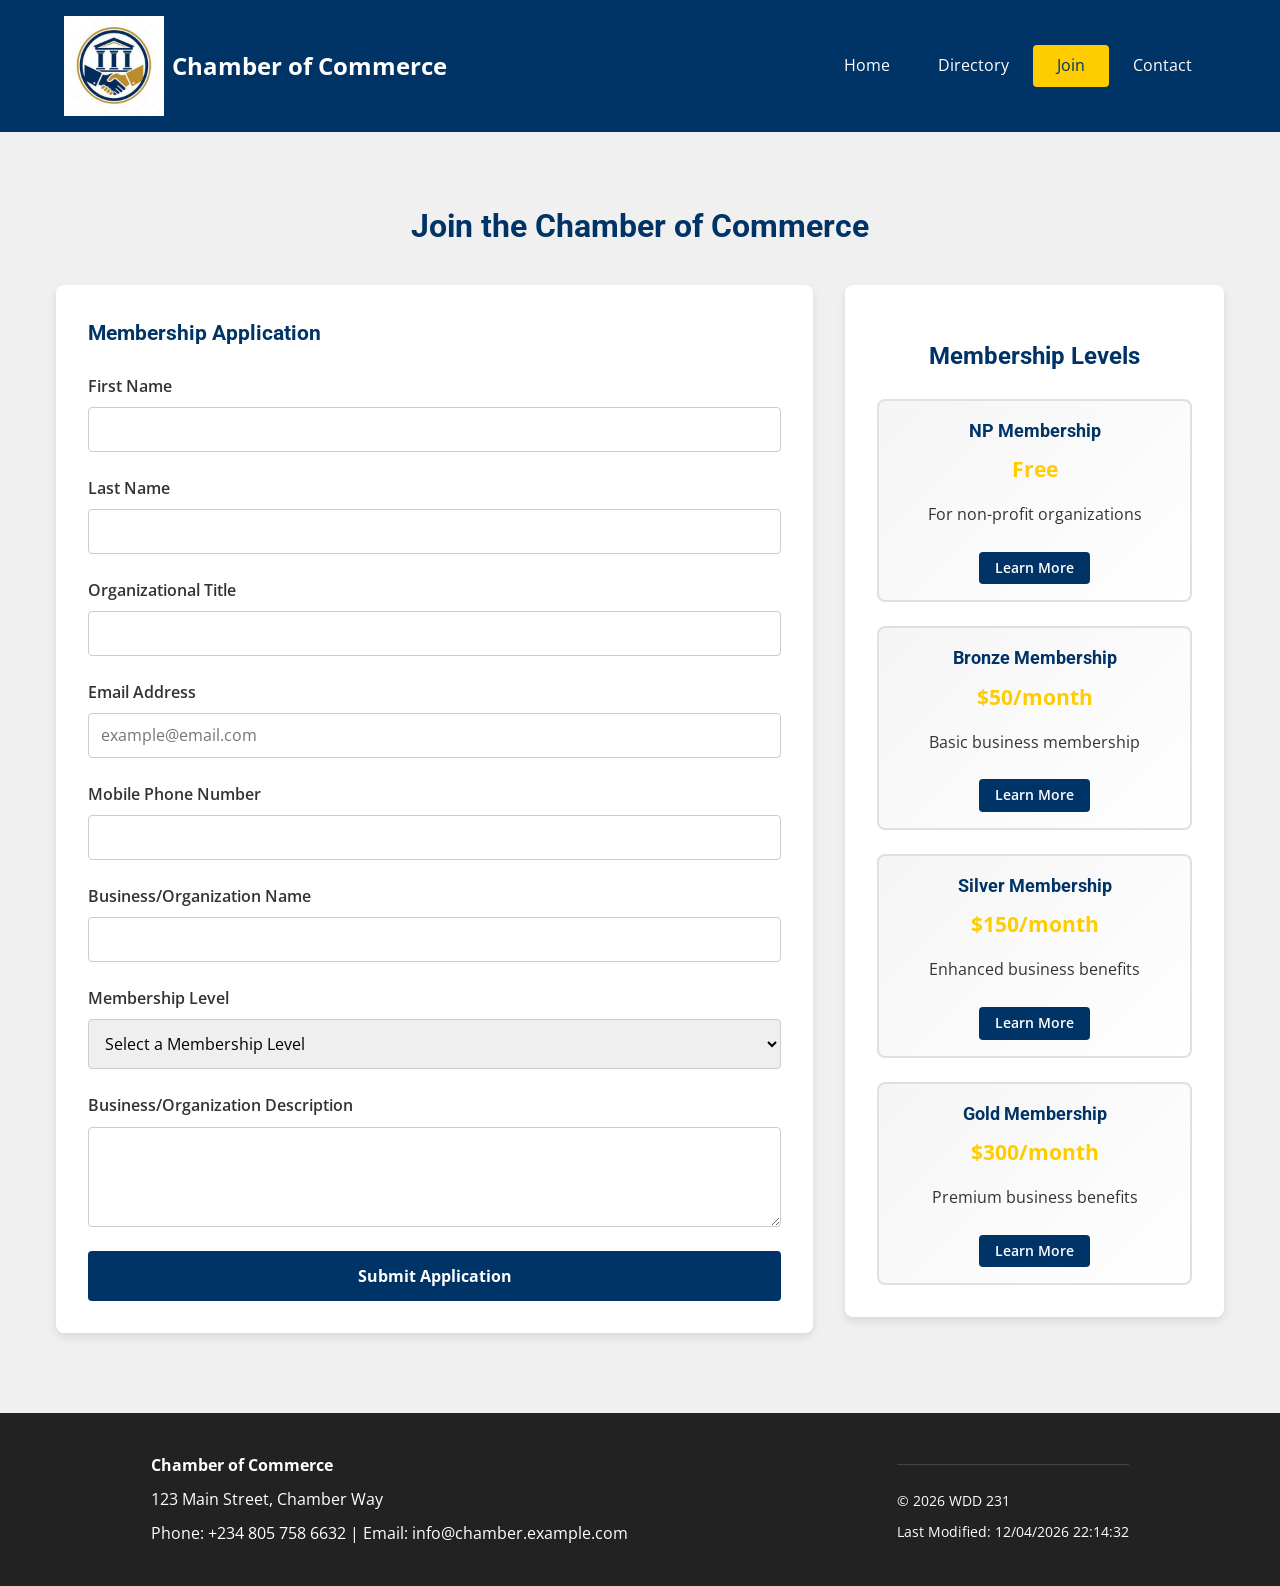
<file: chamber/join.html>
<!DOCTYPE html>
<html lang="en">
<head>
    <meta charset="UTF-8">
    <meta name="viewport" content="width=device-width, initial-scale=1.0">
    <title>Chamber of Commerce - Join</title>
    <meta name="description" content="Join the Chamber of Commerce. Apply for membership and become part of our business community.">
    <meta name="author" content="Samuel Udueya">
    
    <link rel="icon" href="images/favicon.jpeg" type="image/jpeg">

    <link rel="preconnect" href="https://fonts.googleapis.com">
    <link rel="preconnect" href="https://fonts.gstatic.com" crossorigin>
    <link href="https://fonts.googleapis.com/css2?family=Open+Sans:wght@400;600;700&family=Roboto:wght@500;700&display=swap" rel="stylesheet">

    <meta property="og:title" content="Chamber of Commerce - Home" />
    <meta
      property="og:description"
      content="Welcome to the Chamber of Commerce. Connect with local businesses and explore membership opportunities."
    />
    <meta
      property="og:image"
      content="https://samuelevi.github.io/wdd231/chamber/images/hero.jpg"
    />
    <meta property="og:url" content="https://chamber.example.com/" />
    <meta property="og:type" content="website" />

    <link rel="stylesheet" href="styles/normalize.css">
    <link rel="stylesheet" href="styles/small.css">
    <link rel="stylesheet" href="styles/larger.css" media="screen and (min-width: 600px)">
    <link rel="stylesheet" href="styles/join.css">

    <script src="scripts/join.js" defer></script>
</head>
<body>
    <header>
        <div class="header-container">
            <img src="./images/favicon.jpeg" alt="Chamber Logo" class="logo" width="80" height="80">
            <h2>Chamber of Commerce</h2>
        </div>
        <nav>
            <button id="menu-toggle" aria-label="Toggle Menu">&#9776;</button>
            <ul id="nav-menu">
                <li><a href="index.html">Home</a></li>
                <li><a href="directory.html">Directory</a></li>
                <li><a href="join.html" class="active">Join</a></li>
                <li><a href="contact.html">Contact</a></li>
            </ul>
        </nav>
    </header>

    <main>
        <section class="join-container">
            <h1>Join the Chamber of Commerce</h1>
            
            <div class="join-content">
                <form id="membership-form" method="get" action="thankyou.html" class="membership-form">
                    <fieldset>
                        <legend>Membership Application</legend>

                        <label for="first-name">
                            First Name
                            <input type="text" id="first-name" name="first-name" title="First Name" autocomplete="given-name" required>
                        </label>

                        <label for="last-name">
                            Last Name
                            <input type="text" id="last-name" name="last-name" title="Last Name" autocomplete="family-name" required>
                        </label>

                        <label for="org-title">
                            Organizational Title
                            <input type="text" id="org-title" name="org-title" title="Organizational Title" autocomplete="organization-title" pattern="^[a-zA-Z\s\-]{7,}$" required>
                        </label>

                        <label for="email">
                            Email Address
                            <input type="email" id="email" name="email" title="Email Address" autocomplete="email" placeholder="example@email.com" required>
                        </label>

                        <label for="phone">
                            Mobile Phone Number
                            <input type="tel" id="phone" name="phone" title="Mobile Phone Number" autocomplete="tel" required>
                        </label>

                        <label for="business-name">
                            Business/Organization Name
                            <input type="text" id="business-name" name="business-name" title="Business Name" autocomplete="organization" required>
                        </label>

                        <label for="membership-level">
                            Membership Level
                            <select id="membership-level" name="membership-level" title="Membership Level" required>
                                <option value="">Select a Membership Level</option>
                                <option value="np">NP Membership - Non Profit</option>
                                <option value="bronze">Bronze Membership</option>
                                <option value="silver">Silver Membership</option>
                                <option value="gold">Gold Membership</option>
                            </select>
                        </label>

                        <label for="business-description">
                            Business/Organization Description
                            <textarea id="business-description" name="business-description" title="Business Description" rows="4"></textarea>
                        </label>

                        <input type="hidden" id="timestamp" name="timestamp">

                        <button type="submit" class="submit-btn">Submit Application</button>
                    </fieldset>
                </form>

                <section class="membership-cards">
                    <h2>Membership Levels</h2>
                    <div class="cards-container">
                        <article class="membership-card" data-level="np">
                            <h3>NP Membership</h3>
                            <p class="price">Free</p>
                            <p>For non-profit organizations</p>
                            <button class="info-btn" data-modal="np-modal">Learn More</button>
                        </article>

                        <article class="membership-card" data-level="bronze">
                            <h3>Bronze Membership</h3>
                            <p class="price">$50/month</p>
                            <p>Basic business membership</p>
                            <button class="info-btn" data-modal="bronze-modal">Learn More</button>
                        </article>

                        <article class="membership-card" data-level="silver">
                            <h3>Silver Membership</h3>
                            <p class="price">$150/month</p>
                            <p>Enhanced business benefits</p>
                            <button class="info-btn" data-modal="silver-modal">Learn More</button>
                        </article>

                        <article class="membership-card" data-level="gold">
                            <h3>Gold Membership</h3>
                            <p class="price">$300/month</p>
                            <p>Premium business benefits</p>
                            <button class="info-btn" data-modal="gold-modal">Learn More</button>
                        </article>
                    </div>
                </section>
            </div>
        </section>

        <dialog id="np-modal" class="membership-modal">
            <div class="modal-content">
                <h2>NP Membership Benefits</h2>
                <ul>
                    <li>Community networking events</li>
                    <li>Access to member directory</li>
                    <li>Monthly newsletter</li>
                    <li>Volunteer opportunities</li>
                </ul>
                <button class="close-modal">Close</button>
            </div>
        </dialog>

        <dialog id="bronze-modal" class="membership-modal">
            <div class="modal-content">
                <h2>Bronze Membership Benefits</h2>
                <ul>
                    <li>All NP Membership benefits</li>
                    <li>Business listing in directory</li>
                    <li>Quarterly training sessions</li>
                    <li>Event discounts (10%)</li>
                    <li>Email support</li>
                </ul>
                <button class="close-modal">Close</button>
            </div>
        </dialog>

        <dialog id="silver-modal" class="membership-modal">
            <div class="modal-content">
                <h2>Silver Membership Benefits</h2>
                <ul>
                    <li>All Bronze Membership benefits</li>
                    <li>Featured business spotlight (quarterly)</li>
                    <li>Priority event registration</li>
                    <li>Event discounts (20%)</li>
                    <li>Social media promotion</li>
                    <li>Phone and email support</li>
                </ul>
                <button class="close-modal">Close</button>
            </div>
        </dialog>

        <dialog id="gold-modal" class="membership-modal">
            <div class="modal-content">
                <h2>Gold Membership Benefits</h2>
                <ul>
                    <li>All Silver Membership benefits</li>
                    <li>Premium business spotlight (monthly)</li>
                    <li>VIP event access</li>
                    <li>Event discounts (30%)</li>
                    <li>Exclusive networking events</li>
                    <li>Logo placement on website</li>
                    <li>Dedicated account manager</li>
                    <li>Priority phone support</li>
                </ul>
                <button class="close-modal">Close</button>
            </div>
        </dialog>
    </main>

    <footer>
        <div class="footer-info">
            <p><strong>Chamber of Commerce</strong></p>
            <p>123 Main Street, Chamber Way</p>
            <p>Phone: +234 805 758 6632 | Email: info@chamber.example.com</p>
        </div>
        <div class="footer-dev">
            <p>&copy; <span id="current-year"></span> WDD 231</p>
            <p>Last Modified: <span id="last-modified"></span></p>
        </div>
    </footer>

</body>
</html>
</file>
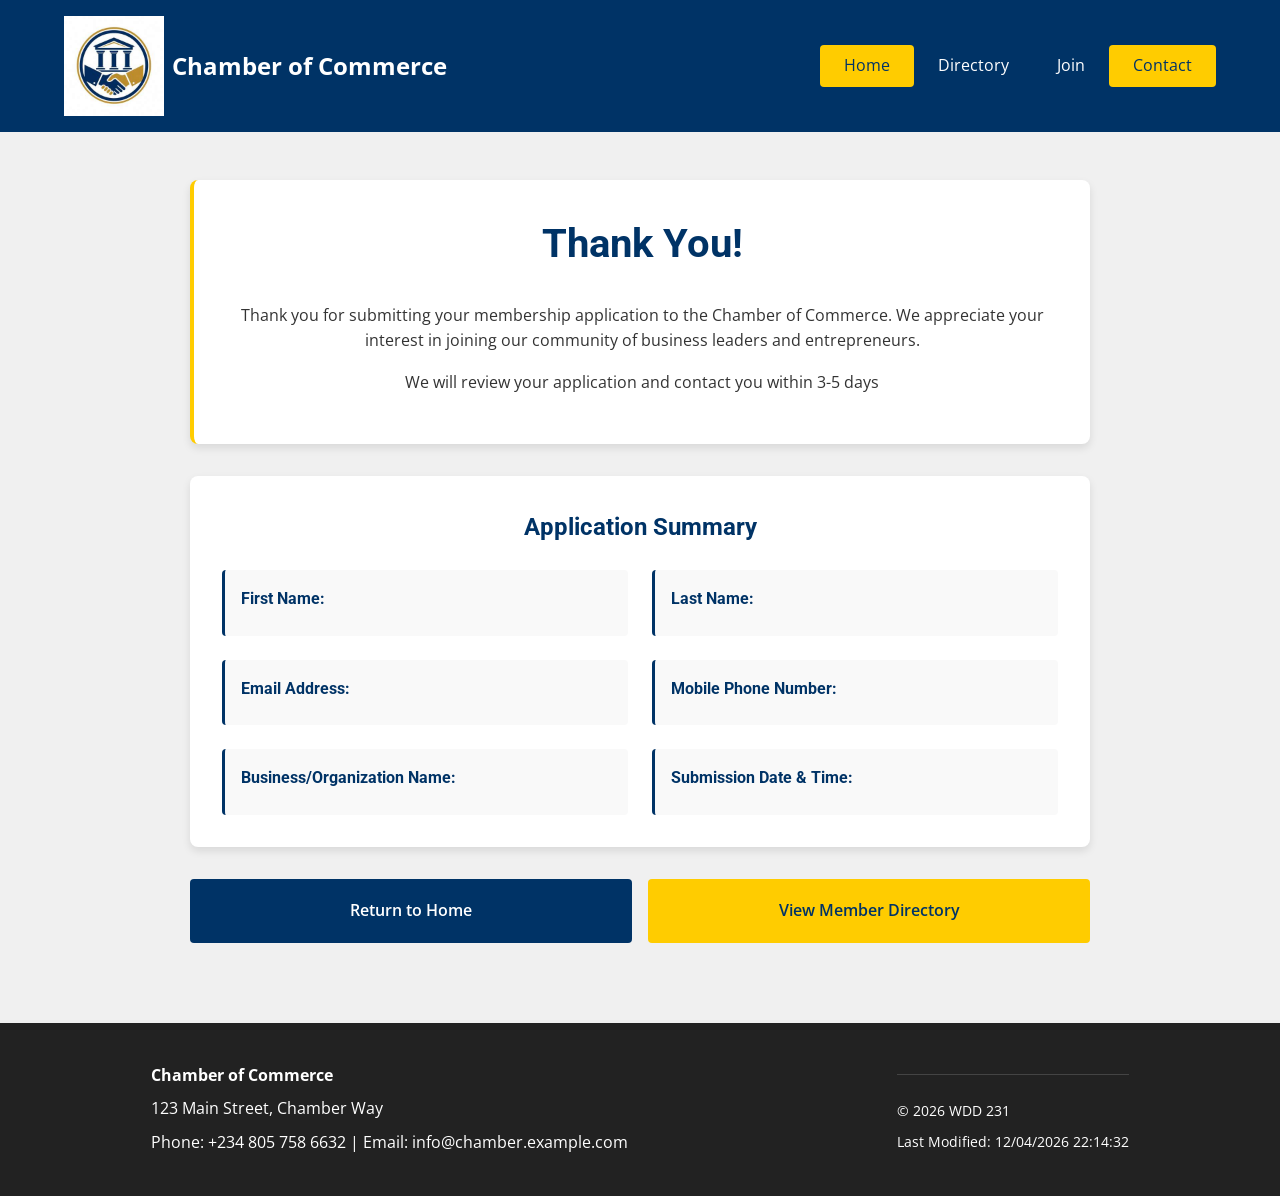
<file: chamber/thankyou.html>
<!doctype html>
<html lang="en">
  <head>
    <meta charset="UTF-8" />
    <meta name="viewport" content="width=device-width, initial-scale=1.0" />
    <title>Chamber of Commerce - Home</title>
    <meta
      name="description"
      content="Welcome to the Chamber of Commerce. Connect with local businesses, explore membership opportunities, and stay informed about community events."
    />
    <meta name="author" content="Samuel Udueya" />

    <link rel="icon" href="images/favicon.jpeg" type="image/png" />

    <link rel="preconnect" href="https://fonts.googleapis.com" />
    <link rel="preconnect" href="https://fonts.gstatic.com" crossorigin />
    <link
      href="https://fonts.googleapis.com/css2?family=Open+Sans:wght@400;600;700&family=Roboto:wght@500;700&display=swap"
      rel="stylesheet"
    />

    <meta property="og:title" content="Chamber of Commerce - Home" />
    <meta
      property="og:description"
      content="Welcome to the Chamber of Commerce. Connect with local businesses and explore membership opportunities."
    />
    <meta
      property="og:image"
      content="https://samuelevi.github.io/wdd231/chamber/images/hero.jpg"
    />
    <meta property="og:url" content="https://chamber.example.com/" />
    <meta property="og:type" content="website" />

    <link rel="stylesheet" href="styles/normalize.css" />
    <link rel="stylesheet" href="styles/small.css" />
    <link rel="stylesheet" href="styles/larger.css" media="screen and (min-width: 600px)"/>
    <link rel="stylesheet" href="styles/thankyou.css">

    <script src="scripts/index.js" defer></script>
  </head>
  <body>
    <header>
      <div class="header-container">
        <img src="./images/favicon.jpeg" alt="Chamber Logo" class="logo" />
        <h2>Chamber of Commerce</h2>
      </div>
      <nav>
        <button id="menu-toggle" aria-label="Toggle Menu">&#9776;</button>
        <ul id="nav-menu">
          <li><a href="index.html" class="active">Home</a></li>
          <li><a href="directory.html">Directory</a></li>
          <li><a href="join.html">Join</a></li>
          <li><a href="thankyou.html" class="active">Contact</a></li>
        </ul>
      </nav>
    </header>

    <main>
      <section class="thankyou-container">
        <div class="thankyou-message">
          <h1>Thank You!</h1>
          <p>
            Thank you for submitting your membership application to the Chamber
            of Commerce. We appreciate your interest in joining our community of
            business leaders and entrepreneurs.
          </p>
          <p>We will review your application and contact you within 3-5 days</p>
        </div>

        <section class="submitted-data">
          <h2>Application Summary</h2>
          <div class="data-grid">
            <div class="data-item">
              <label>First Name:</label>
              <p id="display-first-name"></p>
            </div>
            <div class="data-item">
              <label>Last Name:</label>
              <p id="display-last-name"></p>
            </div>
            <div class="data-item">
              <label>Email Address:</label>
              <p id="display-email"></p>
            </div>
            <div class="data-item">
              <label>Mobile Phone Number:</label>
              <p id="display-phone"></p>
            </div>
            <div class="data-item">
              <label>Business/Organization Name:</label>
              <p id="display-business-name"></p>
            </div>
            <div class="data-item">
              <label>Submission Date & Time:</label>
              <p id="display-timestamp"></p>
            </div>
          </div>
        </section>

        <div class="action-buttons">
          <a href="index.html" class="btn btn-primary">Return to Home</a>
          <a href="directory.html" class="btn btn-secondary"
            >View Member Directory</a
          >
        </div>
      </section>
    </main>

    <footer>
      <div class="footer-info">
        <p><strong>Chamber of Commerce</strong></p>
        <p>123 Main Street, Chamber Way</p>
        <p>Phone: +234 805 758 6632 | Email: info@chamber.example.com</p>
      </div>
      <div class="footer-dev">
        <p>&copy; <span id="current-year"></span> WDD 231</p>
        <p>Last Modified: <span id="last-modified"></span></p>
      </div>
    </footer>
  </body>
</html>
</file>
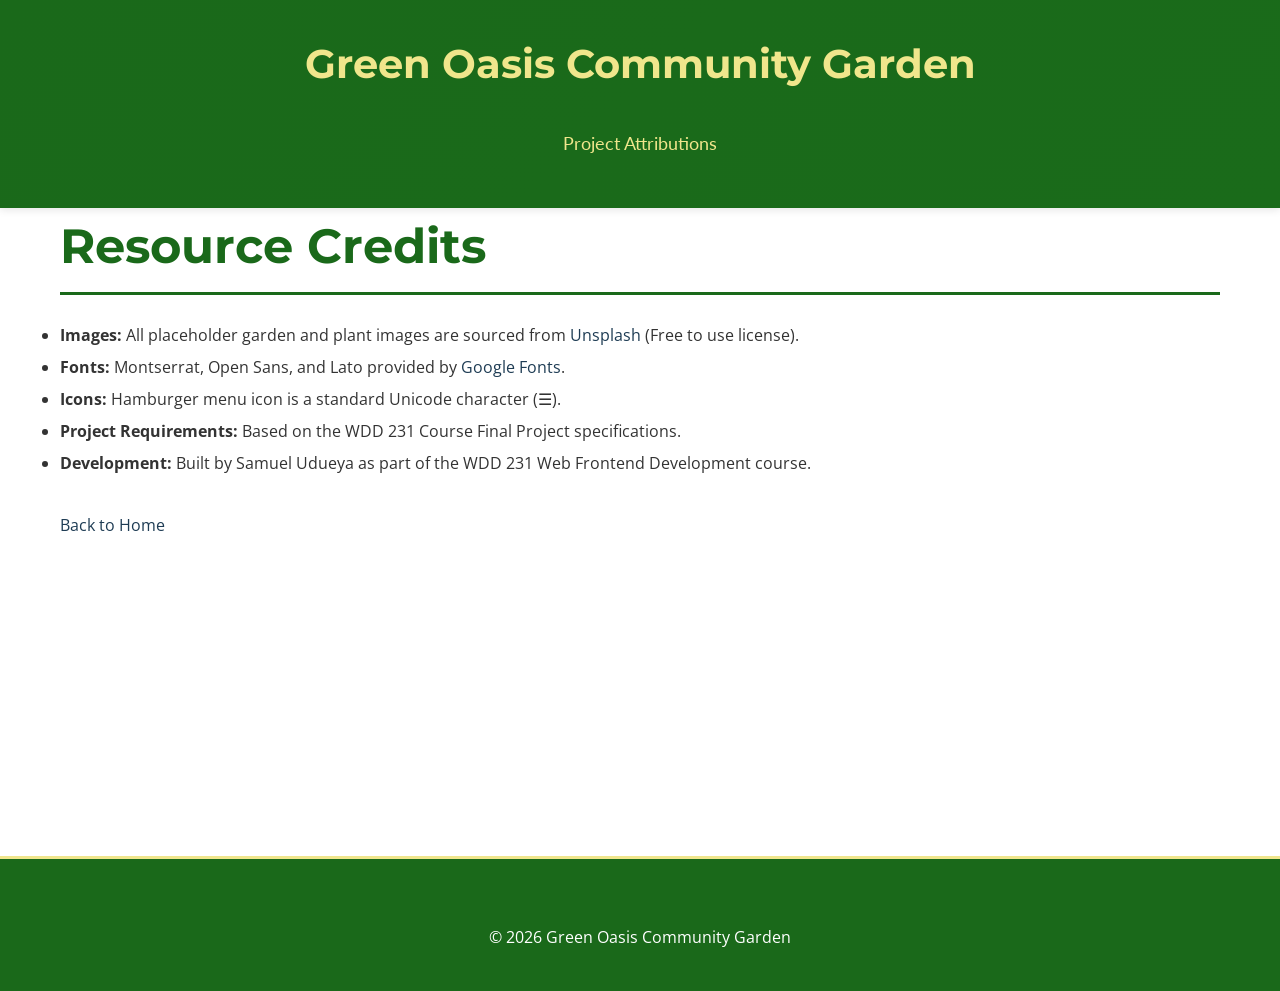
<file: green_oasis/attributions.html>
<!DOCTYPE html>
<html lang="en">
<head>
    <meta charset="UTF-8">
    <meta name="viewport" content="width=device-width, initial-scale=1.0">
    <title>Attributions | Green Oasis Community Garden</title>
    <link rel="stylesheet" href="styles/main.css">
    <link rel="stylesheet" href="styles/join.css">

    <meta name="description" content="Welcome to Green Oasis Community Garden - A sanctuary for urban gardening and community growth.">
    <meta name="author" content="Samuel Udueya">
    <link rel="icon" href="images/favicon.ico" type="image/x-icon">
    <link rel="preconnect" href="https://fonts.googleapis.com">
    <link rel="preconnect" href="https://fonts.gstatic.com" crossorigin>
    <link href="https://fonts.googleapis.com/css2?family=Montserrat:wght@700&family=Open+Sans&family=Lato:wght@600&display=swap" rel="stylesheet">

    <meta property="og:title" content="Green Oasis Garden - Home">
    <meta property="og:description" content="Welcome to Green Oasis Community Garden - A sanctuary for urban gardening and community growth.">
    <meta property="og:image" content="https://samuelevi.github.io/wdd231/green_oasis/images/hero-garden.jpg">
    <meta property="og:url" content="https://green_oasis.example.com/">
    <meta property="og:type" content="website">

    <script src="scripts/main.js" defer></script>
</head>
<body>
    <header>
        <div class="container">
            <h2>Green Oasis Community Garden</h2>
            <p>Project Attributions</p>
        </div>
    </header>

    <main class="container">
        <h1>Resource Credits</h1>
        <ul>
            <li><strong>Images:</strong> All placeholder garden and plant images are sourced from <a href="https://unsplash.com" target="_blank" rel="noopener noreferrer">Unsplash</a> (Free to use license).</li>
            <li><strong>Fonts:</strong> Montserrat, Open Sans, and Lato provided by <a href="https://fonts.google.com" target="_blank" rel="noopener noreferrer">Google Fonts</a>.</li>
            <li><strong>Icons:</strong> Hamburger menu icon is a standard Unicode character (☰).</li>
            <li><strong>Project Requirements:</strong> Based on the WDD 231 Course Final Project specifications.</li>
            <li><strong>Development:</strong> Built by Samuel Udueya as part of the WDD 231 Web Frontend Development course.</li>
        </ul>
        <p><a href="index.html">Back to Home</a></p>
    </main>

    <footer>
        <div class="container">
            <p>&copy; 2026 Green Oasis Community Garden</p>
        </div>
    </footer>
</body>
</html>
</file>
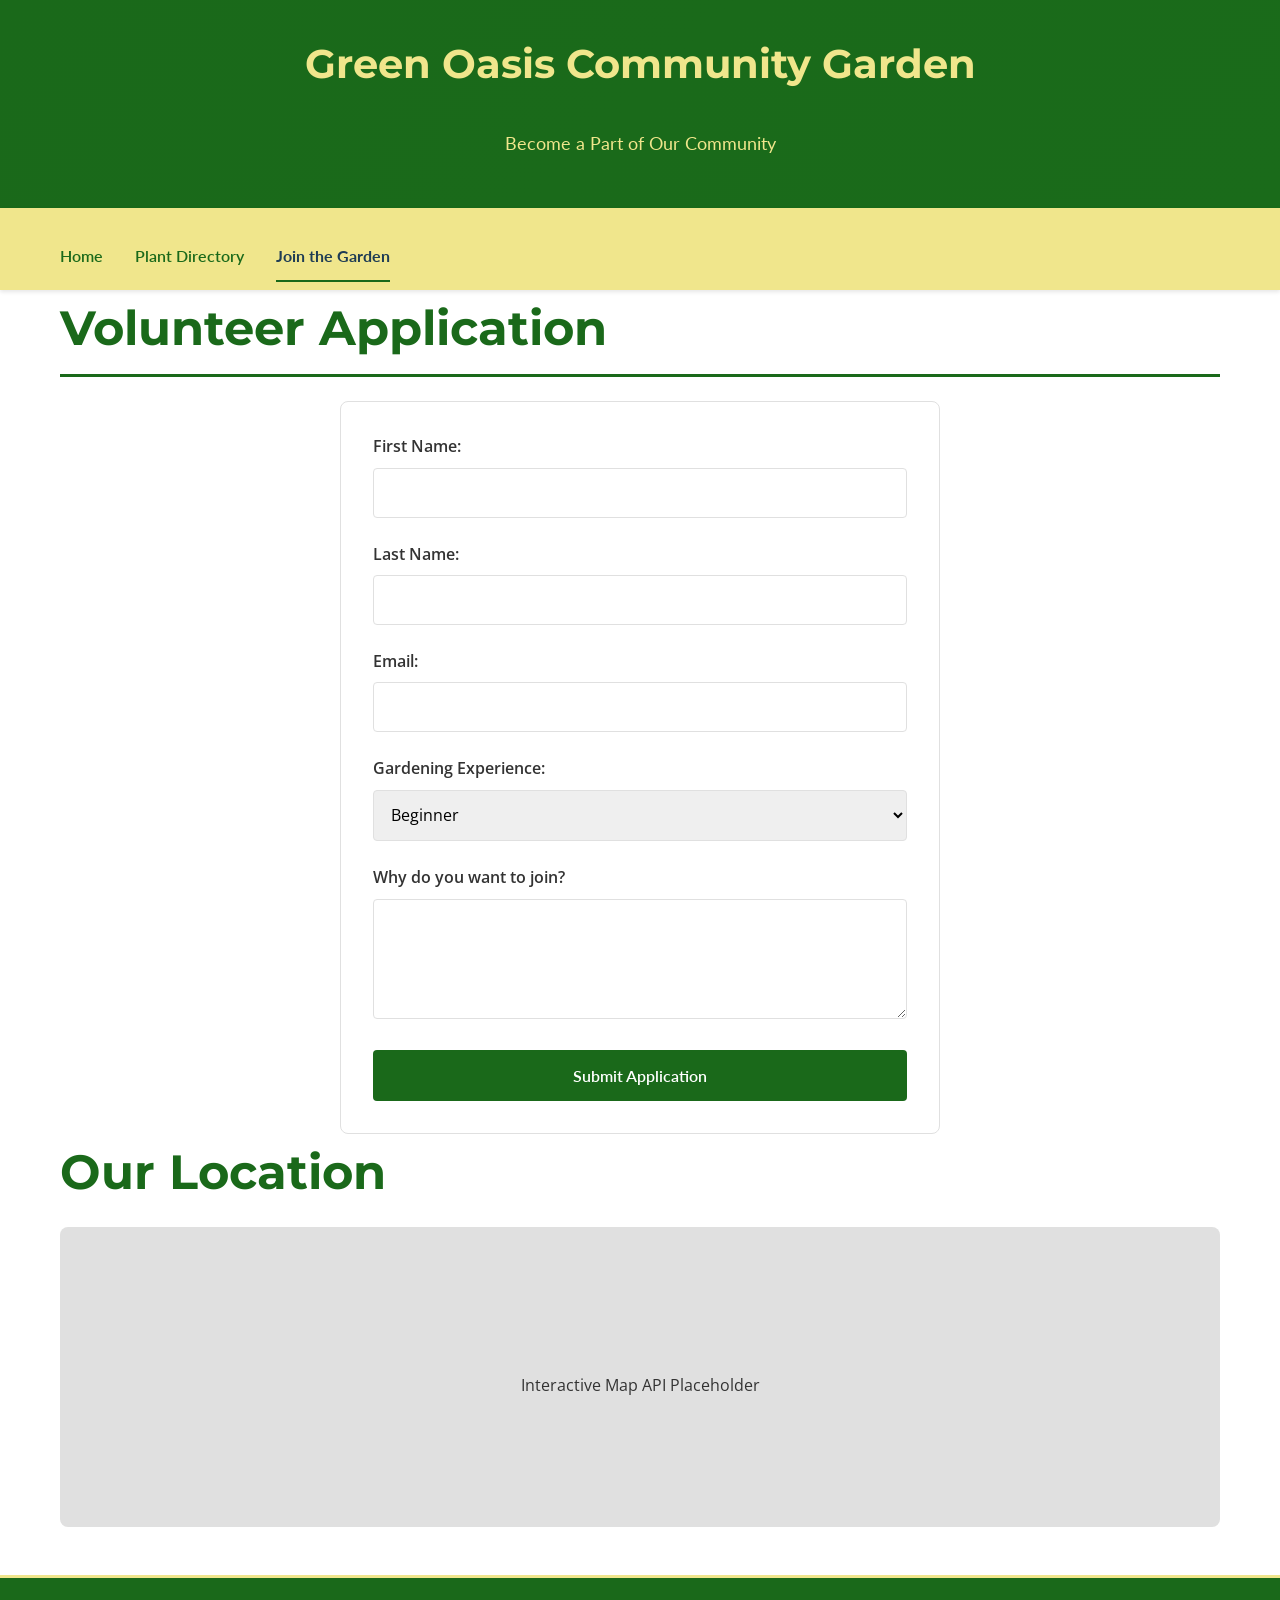
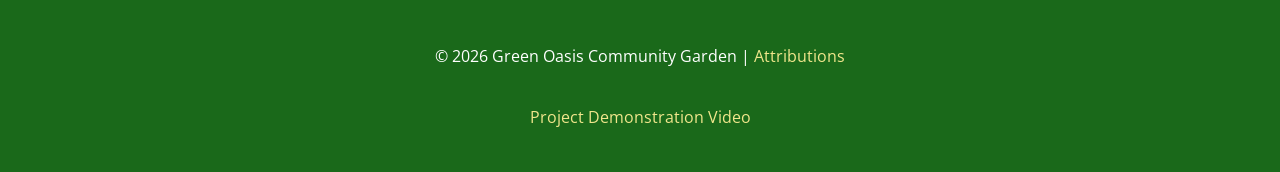
<file: green_oasis/join.html>
<!DOCTYPE html>
<html lang="en">
<head>
    <meta charset="UTF-8">
    <meta name="viewport" content="width=device-width, initial-scale=1.0">
    <meta name="description" content="Join the Green Oasis Community Garden. Apply for membership and volunteer opportunities.">
    <meta name="author" content="Samuel Udueya">
    <title>Join the Garden | Green Oasis Community Garden</title>
    <link rel="stylesheet" href="styles/main.css">
    <link rel="stylesheet" href="styles/join.css">
    <link rel="icon" href="images/favicon.ico" type="image/x-icon">
    <link rel="preconnect" href="https://fonts.googleapis.com">
    <link rel="preconnect" href="https://fonts.gstatic.com" crossorigin>
    <link href="https://fonts.googleapis.com/css2?family=Montserrat:wght@700&family=Open+Sans&family=Lato:wght@600&display=swap" rel="stylesheet">

    <meta property="og:title" content="Green Oasis Garden - Home">
    <meta property="og:description" content="Welcome to Green Oasis Community Garden - A sanctuary for urban gardening and community growth.">
    <meta property="og:image" content="https://samuelevi.github.io/wdd231/green_oasis/images/hero-garden.jpg">
    <meta property="og:url" content="https://green_oasis.example.com/">
    <meta property="og:type" content="website">

    <script src="scripts/join.js" defer></script>
    <script src="scripts/main.js" defer></script>
</head>
<body>
    <header>
        <div class="container">
            <h2>Green Oasis Community Garden</h2>
            <p>Become a Part of Our Community</p>
        </div>
    </header>

    <nav>
        <div class="container nav-container">
            <button id="menu-toggle" aria-label="Toggle navigation">☰</button>
            <ul class="nav-links" id="nav-menu">
                <li><a href="index.html">Home</a></li>
                <li><a href="plants.html">Plant Directory</a></li>
                <li><a href="join.html" class="active">Join the Garden</a></li>
            </ul>
        </div>
    </nav>

    <main class="container">
        <section>
            <h1>Volunteer Application</h1>
            <form id="join-form" action="thankyou.html" method="get">
                <div class="form-group">
                    <label for="fname">First Name:</label>
                    <input type="text" id="fname" name="fname" required>
                </div>
                <div class="form-group">
                    <label for="lname">Last Name:</label>
                    <input type="text" id="lname" name="lname" required>
                </div>
                <div class="form-group">
                    <label for="email">Email:</label>
                    <input type="email" id="email" name="email" required>
                </div>
                <div class="form-group">
                    <label for="experience">Gardening Experience:</label>
                    <select id="experience" name="experience">
                        <option value="beginner">Beginner</option>
                        <option value="intermediate">Intermediate</option>
                        <option value="expert">Expert</option>
                    </select>
                </div>
                <div class="form-group">
                    <label for="message">Why do you want to join?</label>
                    <textarea id="message" name="message" rows="4"></textarea>
                </div>
                <button type="submit" class="submit-btn">Submit Application</button>
            </form>
        </section>

        <section>
            <h2>Our Location</h2>
            <div id="map-placeholder">
                <p>Interactive Map API Placeholder</p>
            </div>
        </section>
    </main>

    <footer>
        <div class="container">
            <p>&copy; 2026 Green Oasis Community Garden | <a href="attributions.html">Attributions</a></p>
            <p><a href="https://www.youtube.com/watch?v=UPhBXROAvIM" target="_blank" rel="noopener noreferrer">Project Demonstration Video</a></p>
        </div>
    </footer>


</body>
</html>
</file>
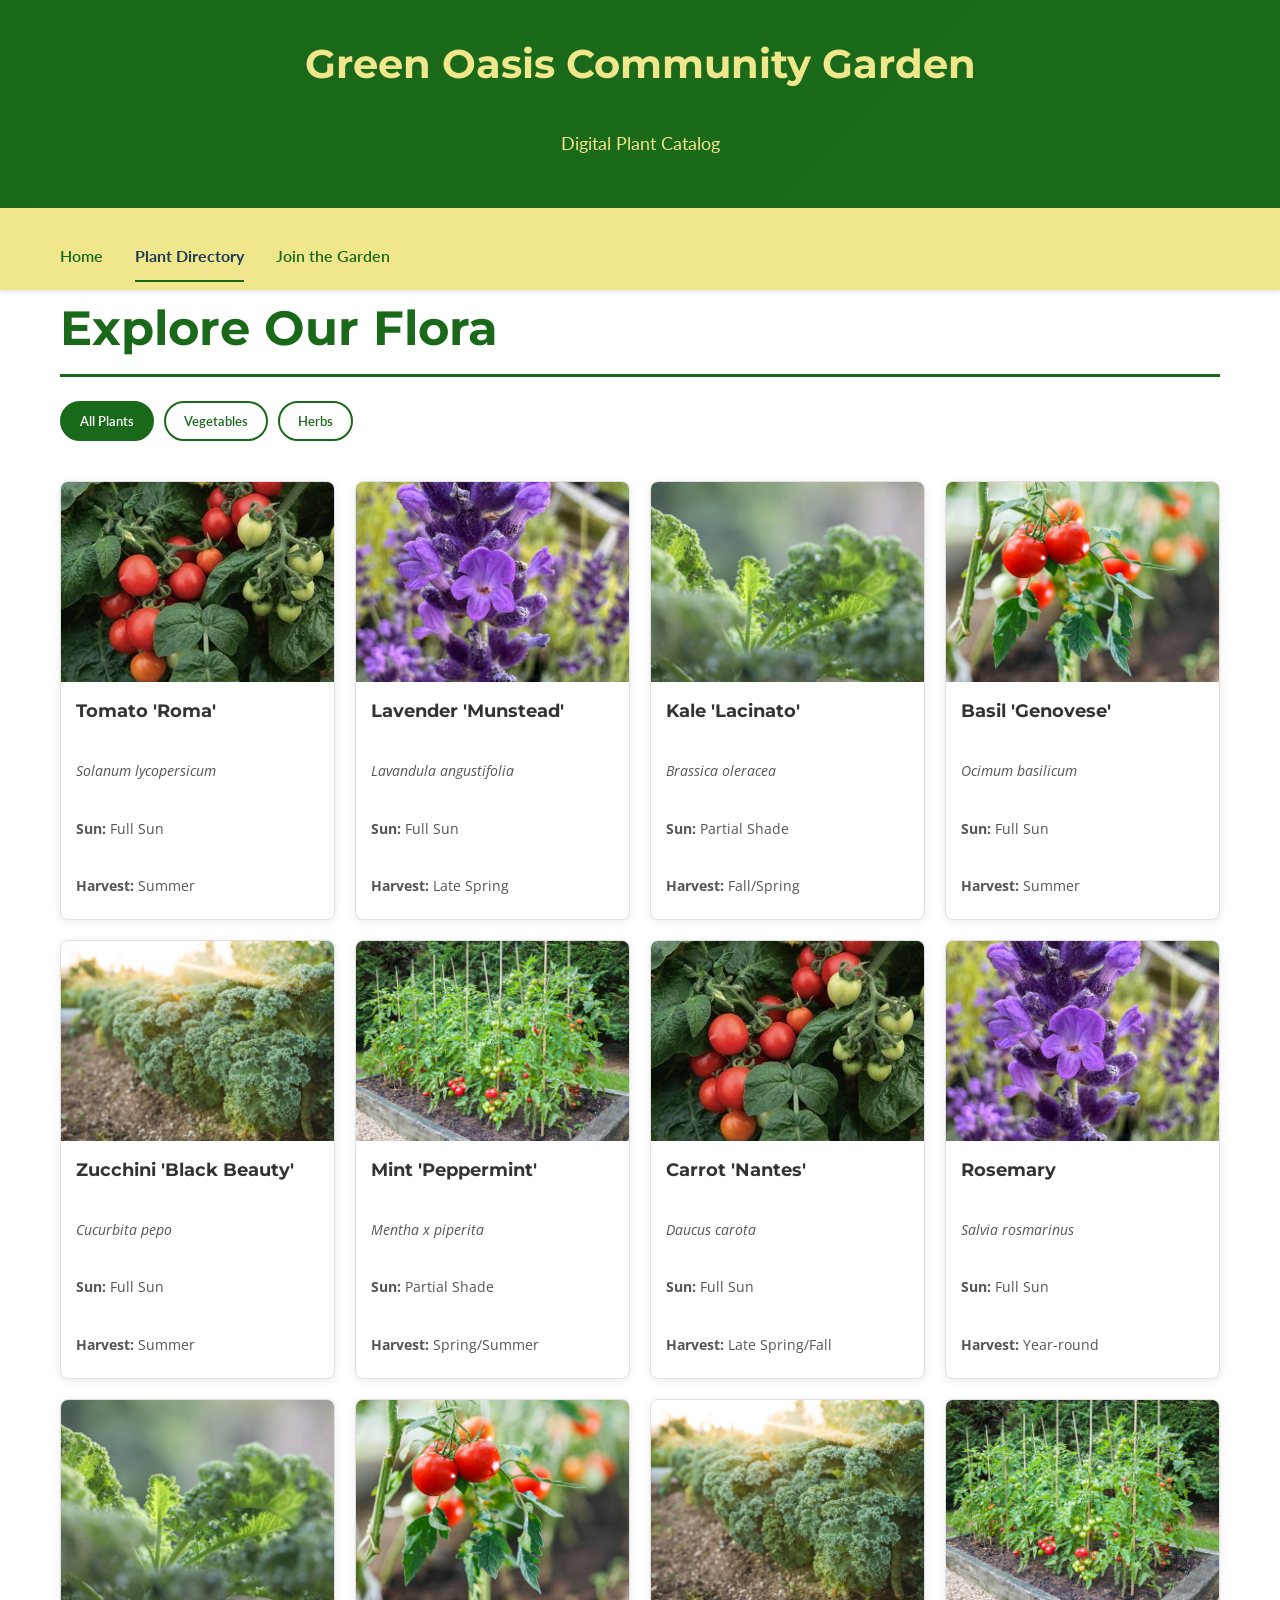
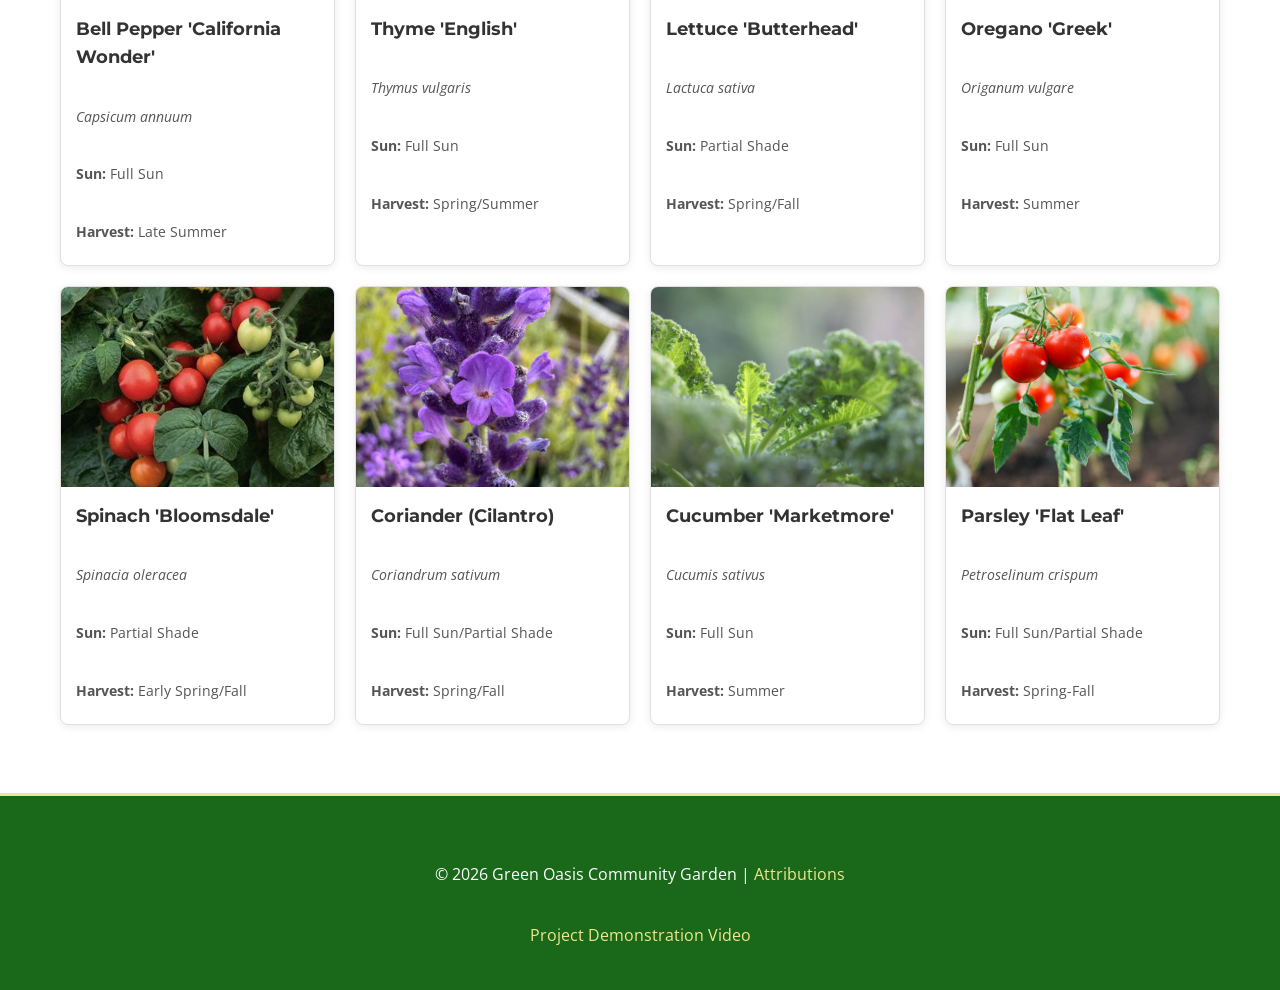
<file: green_oasis/plants.html>
<!DOCTYPE html>
<html lang="en">
<head>
    <meta charset="UTF-8">
    <meta name="viewport" content="width=device-width, initial-scale=1.0">
    <meta name="description" content="Explore our digital plant directory featuring flora from the Green Oasis Community Garden.">
    <meta name="author" content="Samuel Udueya">
    <title>Plant Directory | Green Oasis Community Garden</title>
    <link rel="stylesheet" href="styles/main.css">
    <link rel="stylesheet" href="styles/plants.css">
    <link rel="icon" href="images/favicon.ico" type="image/x-icon">
    <link rel="preconnect" href="https://fonts.googleapis.com">
    <link rel="preconnect" href="https://fonts.gstatic.com" crossorigin>
    <link href="https://fonts.googleapis.com/css2?family=Montserrat:wght@700&family=Open+Sans&family=Lato:wght@600&display=swap" rel="stylesheet">

    <meta property="og:title" content="Green Oasis Garden - Home">
    <meta property="og:description" content="Welcome to Green Oasis Community Garden - A sanctuary for urban gardening and community growth.">
    <meta property="og:image" content="https://samuelevi.github.io/wdd231/green_oasis/images/hero-garden.jpg">
    <meta property="og:url" content="https://green_oasis.example.com/">
    <meta property="og:type" content="website">

    <script src="scripts/plants.js" defer></script>
    <script src="scripts/main.js" defer></script>
</head>
<body>
    <header>
        <div class="container">
            <h2>Green Oasis Community Garden</h2>
            <p>Digital Plant Catalog</p>
        </div>
    </header>

    <nav>
        <div class="container nav-container">
            <button id="menu-toggle" aria-label="Toggle navigation">☰</button>
            <ul class="nav-links" id="nav-menu">
                <li><a href="index.html">Home</a></li>
                <li><a href="plants.html" class="active">Plant Directory</a></li>
                <li><a href="join.html">Join the Garden</a></li>
            </ul>
        </div>
    </nav>

    <main class="container">
        <section>
            <h1>Explore Our Flora</h1>
            <div class="filters">
                <button class="filter-btn active" data-filter="all">All Plants</button>
                <button class="filter-btn" data-filter="Vegetable">Vegetables</button>
                <button class="filter-btn" data-filter="Herb">Herbs</button>
            </div>
            
            <div id="plant-grid" class="plant-grid">
                
            
            </div>
        </section>

        
        <div id="plant-modal" class="modal" aria-hidden="true">
            <div class="modal-content">
                <span class="close-modal">&times;</span>
                <div id="modal-body">
                    
                </div>
            </div>
        </div>
    </main>

    <footer>
        <div class="container">
            <p>&copy; 2026 Green Oasis Community Garden | <a href="attributions.html">Attributions</a></p>
            <p><a href="#" target="_blank" rel="noopener noreferrer">Project Demonstration Video</a></p>
        </div>
    </footer>

</body>
</html>
</file>
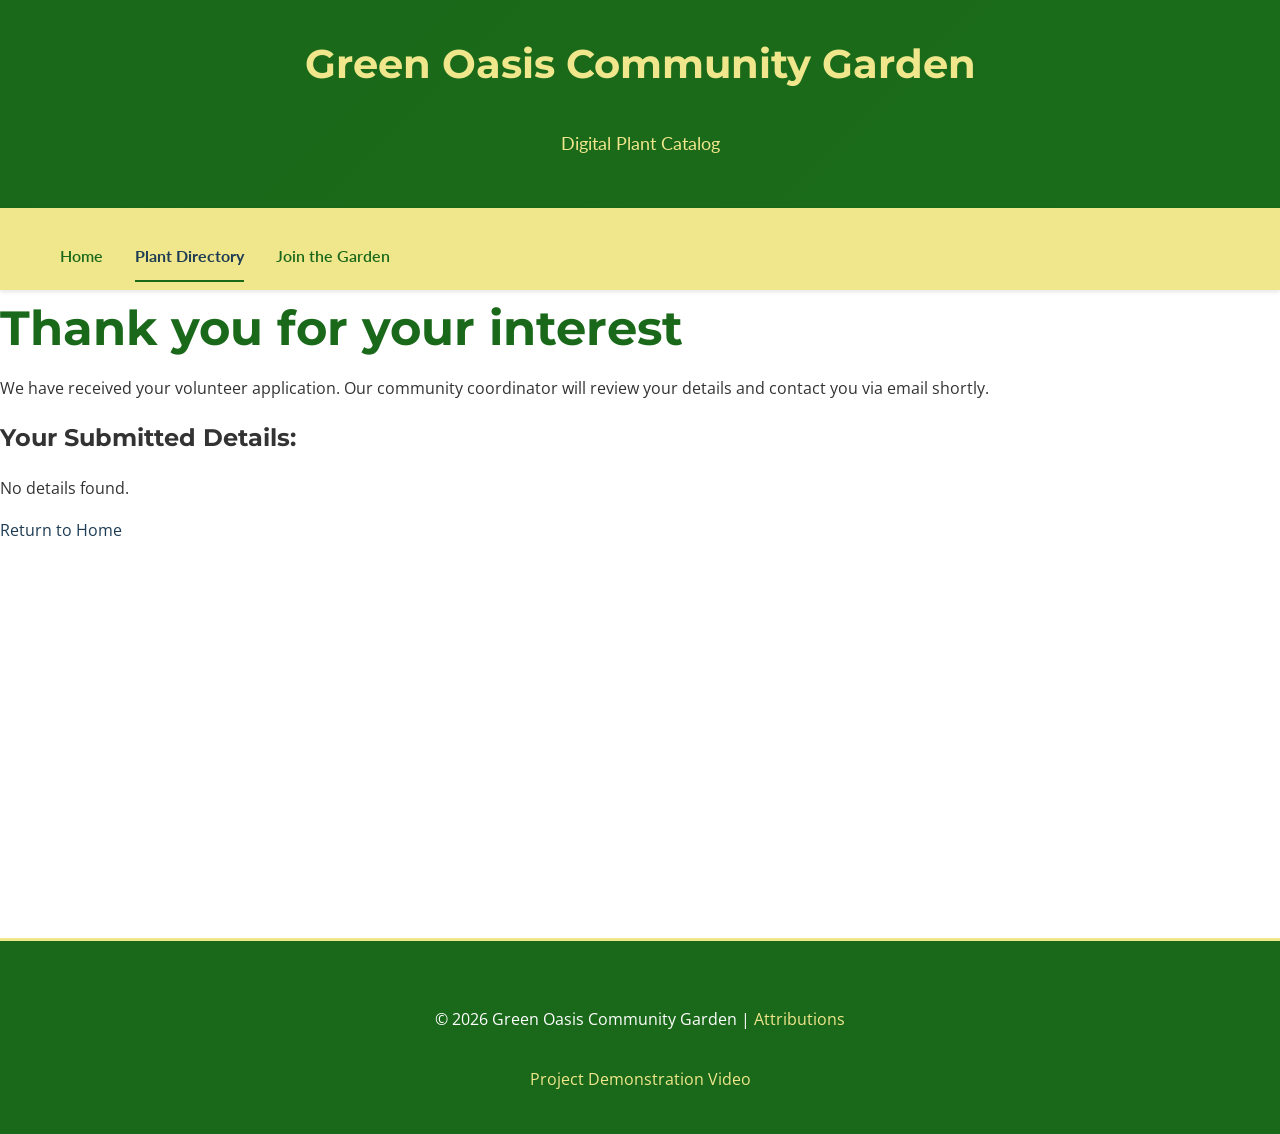
<file: green_oasis/thankyou.html>
<!DOCTYPE html>
<html lang="en">
<head>
    <meta charset="UTF-8">
    <meta name="viewport" content="width=device-width, initial-scale=1.0">
    <meta name="description" content="Explore our digital plant directory featuring flora from the Green Oasis Community Garden.">
    <meta name="author" content="Samuel Udueya">
    <title>Plant Directory | Green Oasis Community Garden</title>
    <link rel="stylesheet" href="styles/main.css">
    <link rel="stylesheet" href="styles/plants.css">
    <link rel="icon" href="images/favicon.ico" type="image/x-icon">
    <link rel="preconnect" href="https://fonts.googleapis.com">
    <link rel="preconnect" href="https://fonts.gstatic.com" crossorigin>
    <link href="https://fonts.googleapis.com/css2?family=Montserrat:wght@700&family=Open+Sans&family=Lato:wght@600&display=swap" rel="stylesheet">

    <meta property="og:title" content="Green Oasis Garden - Home">
    <meta property="og:description" content="Welcome to Green Oasis Community Garden - A sanctuary for urban gardening and community growth.">
    <meta property="og:image" content="https://samuelevi.github.io/wdd231/green_oasis/images/hero-garden.jpg">
    <meta property="og:url" content="https://green_oasis.example.com/">
    <meta property="og:type" content="website">

    <script src="scripts/thankyou.js" defer></script>
    <script src="scripts/main.js" defer></script>
</head>
<body>
    <header>
        <div class="container">
            <h2>Green Oasis Community Garden</h2>
            <p>Digital Plant Catalog</p>
        </div>
    </header>

    <nav>
        <div class="container nav-container">
            <button id="menu-toggle" aria-label="Toggle navigation">☰</button>
            <ul class="nav-links" id="nav-menu">
                <li><a href="index.html">Home</a></li>
                <li><a href="plants.html" class="active">Plant Directory</a></li>
                <li><a href="join.html">Join the Garden</a></li>
            </ul>
        </div>
    </nav>

    <main>
        <h2>Thank you for your interest</h2>
        <p>We have received your volunteer application. Our community coordinator will review your details and contact you via email shortly.</p>
        <div id="submission-details">
            <h3>Your Submitted Details:</h3>
            <div id="data-display"></div>
        </div>

        <a href="index.html" class="nav-links">Return to Home</a>
    </main>

    <footer>
        <div class="container">
            <p>&copy; 2026 Green Oasis Community Garden | <a href="attributions.html">Attributions</a></p>
            <p><a href="https://www.youtube.com/watch?v=UPhBXROAvIM" target="_blank" rel="noopener noreferrer">Project Demonstration Video</a></p>
        </div>
    </footer>

</body>
</html>
</file>
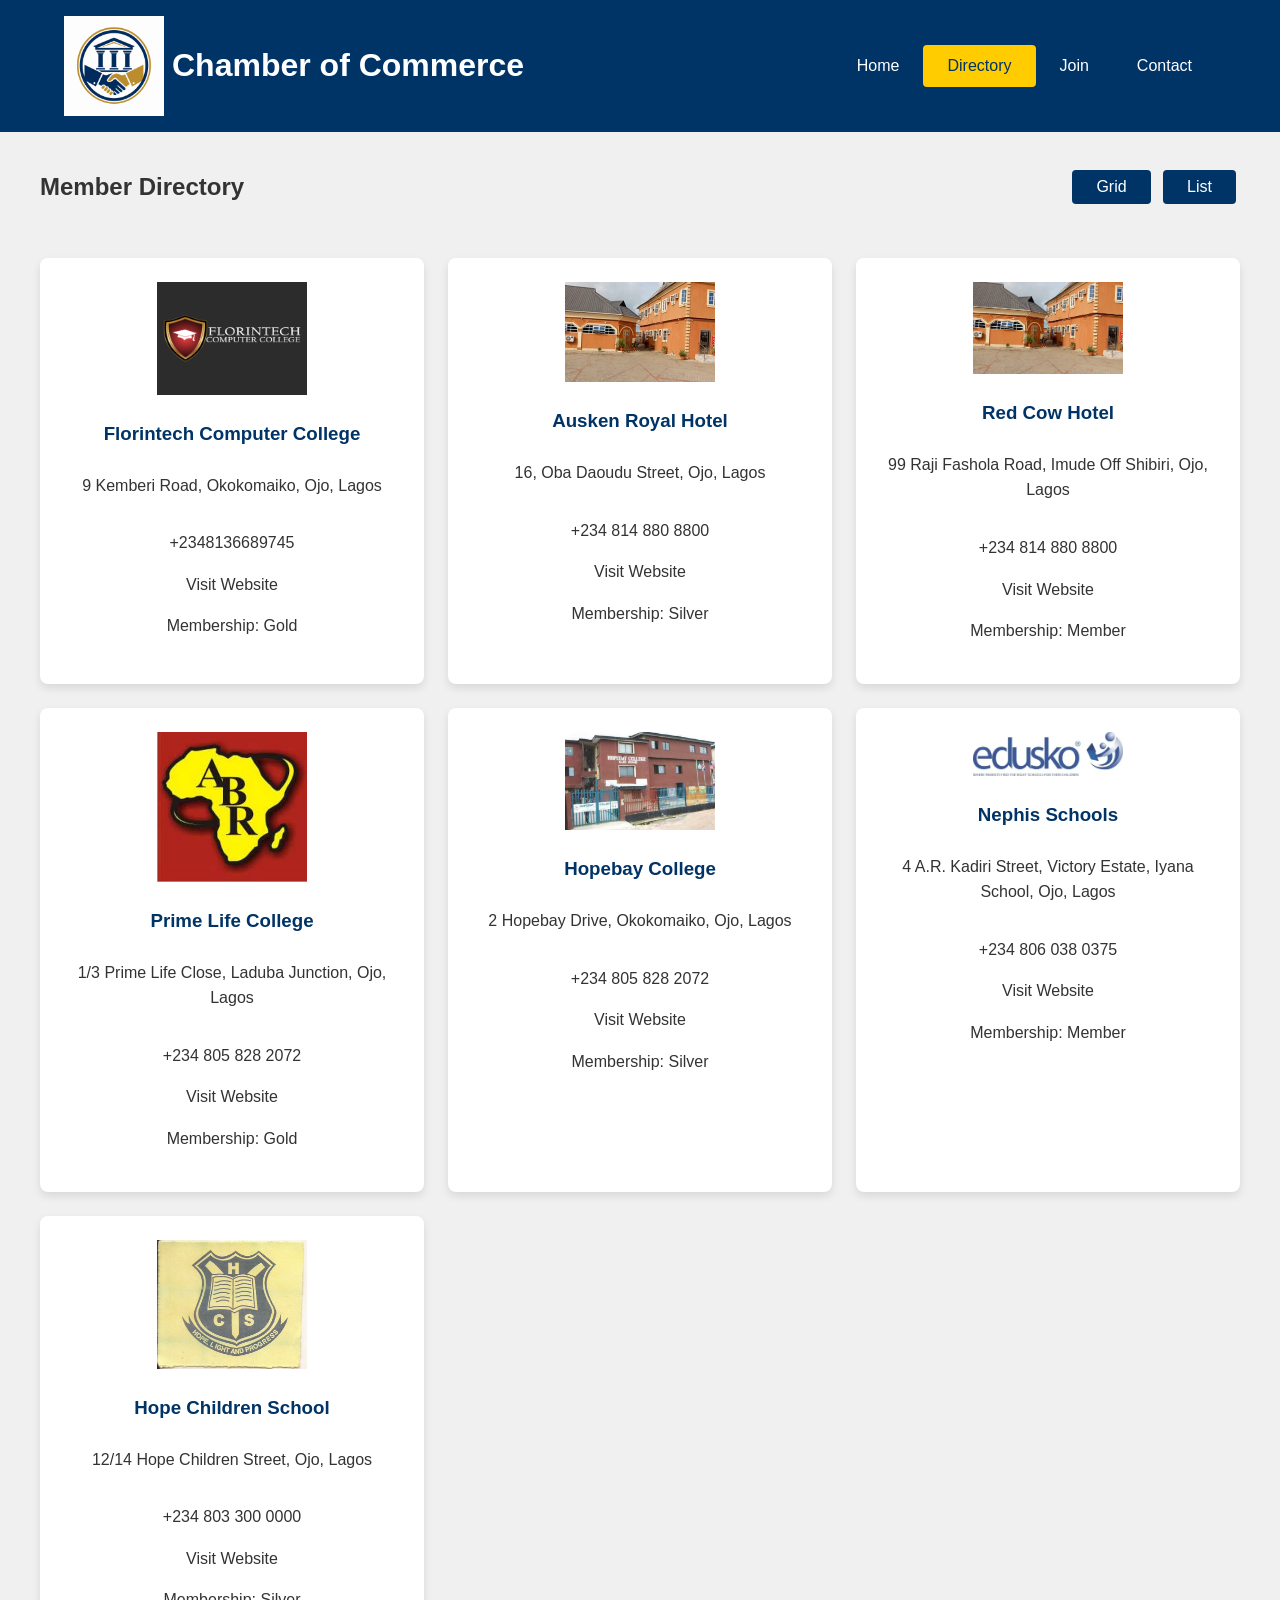
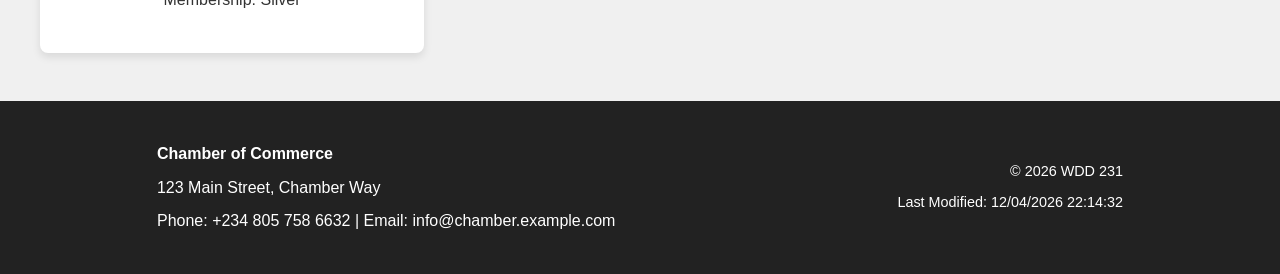
<file: chamber_project/chamber/directory.html>
<!DOCTYPE html>
<html lang="en">
<head>
    <meta charset="UTF-8">
    <meta name="viewport" content="width=device-width, initial-scale=1.0">
    <title>Chamber of Commerce - Member Directory</title>
    <meta name="description" content="Chamber of Commerce Member Directory - Connect with local businesses and organizations.">
    <meta name="author" content="Samuel Udueya">
    
    <link rel="icon" href="images/favicon.png" type="image/png">

    
    <meta property="og:title" content="Chamber of Commerce - Member Directory">
    <meta property="og:description" content="Explore our local business directory and connect with our members.">
    <meta property="og:image" content="images/tech_innovators.webp">
    <meta property="og:url" content="https://chamber.example.com/directory.html">
    <meta property="og:type" content="website">

    <link rel="stylesheet" href="css/normalize.css">
    <link rel="stylesheet" href="css/small.css">
    <link rel="stylesheet" href="css/larger.css" media="screen and (min-width: 600px)">
</head>
<body>
    <header>
        <div class="header-container">
            <img src="images/favicon.png" alt="Chamber Logo" class="logo">
            <h1>Chamber of Commerce</h1>
        </div>
        <nav>
            <button id="menu-toggle" aria-label="Toggle Menu">&#9776;</button>
            <ul id="nav-menu">
                <li><a href="#">Home</a></li>
                <li><a href="directory.html" class="active">Directory</a></li>
                <li><a href="#">Join</a></li>
                <li><a href="#">Contact</a></li>
            </ul>
        </nav>
    </header>

    <main>
        <section class="directory-controls">
            <h2>Member Directory</h2>
            <div class="view-toggle">
                <button id="grid-view" title="Grid View">Grid</button>
                <button id="list-view" title="List View">List</button>
            </div>
        </section>

        <article id="member-container" class="grid">
            
        </article>
    </main>

    <footer>
        <div class="footer-info">
            <p><strong>Chamber of Commerce</strong></p>
            <p>123 Main Street, Chamber Way</p>
            <p>Phone: +234 805 758 6632 | Email: info@chamber.example.com</p>
        </div>
        <div class="footer-dev">
            <p>&copy; <span id="current-year"></span> WDD 231</p>
            <p>Last Modified: <span id="last-modified"></span></p>
        </div>
    </footer>

    <script src="js/directory.js"></script>
</body>
</html>
</file>
<file: styles/small.css>
:root {
    --primary: #1d4ed8; 
    --primary-foreground: #eff6ff; 
    --background: #ffffff;
    --foreground: #374151;
    --card: #ffffff;
    --card-foreground: #374151;
    --muted: #f3f4f6;
    --muted-foreground: #6b7280;
    --border: #e5e7eb;
    --accent: #f3f4f6;
    --accent-foreground: #111827;
    --ring: #3b82f6;
    --radius: 0.5rem;
    
    --completed-bg: rgba(240, 253, 244, 0.5);
    --completed-border: #bbf7d0;
    --completed-text: #166534;
}


* {
    box-sizing: border-box;
    margin: 0;
    padding: 0;
    transition: background-color 150ms ease-out, color 150ms ease-out, border-color 150ms ease-out;
}

body {
    font-family: 'Inter', sans-serif;
    background-color: var(--background);
    color: var(--foreground);
    line-height: 1.5;
    -webkit-font-smoothing: antialiased;
}

h1, h2, h3, h4, h5, h6 {
    font-family: 'Poppins', sans-serif;
    font-weight: 600;
    color: #111827;
}

a {
    text-decoration: none;
    color: inherit;
    transition: all 150ms ease-out;
}

button {
    cursor: pointer;
    border: none;
    background: none;
    font-family: inherit;
}

.container {
    max-width: 1280px;
    margin: 0 auto;
    padding: 0 1rem;
}

.hidden {
    display: none !important;
}


.main-header {
    background-color: var(--card);
    border-bottom: 1px solid var(--border);
    box-shadow: 0 1px 2px 0 rgba(0, 0, 0, 0.05);
    position: sticky;
    top: 0;
    z-index: 50;
}

.header-content {
    display: flex;
    align-items: center;
    justify-content: space-between;
    padding-top: 1rem;
    padding-bottom: 1rem;
}

.logo-section {
    display: flex;
    align-items: center;
    gap: 0.75rem;
}

.logo-box {
    width: 2.5rem;
    height: 2.5rem;
    background-color: var(--primary);
    border-radius: var(--radius);
    display: flex;
    align-items: center;
    justify-content: center;
}

.logo-text {
    color: var(--primary-foreground);
    font-weight: 700;
    font-size: 1.125rem;
}

.site-name {
    font-size: 1.25rem;
    font-weight: 700;
}

.menu-toggle {
    padding: 0.5rem;
    border-radius: var(--radius);
}

.menu-toggle:hover {
    background-color: var(--muted);
}

.icon-menu, .icon-close {
    width: 1.5rem;
    height: 1.5rem;
}


.main-nav {
    background-color: var(--card);
    border-top: 1px solid var(--border);
}

.nav-list {
    list-style: none;
    display: flex;
    flex-direction: column;
    padding: 1rem 0;
}

.nav-link {
    display: block;
    padding: 0.5rem 0;
    font-weight: 500;
}

.nav-link:hover {
    color: var(--primary);
}


.main-content {
    padding-top: 2rem;
    padding-bottom: 3rem;
    flex: 1;
}

.page-title {
    font-size: 2.25rem;
    margin-bottom: 3rem;
}

.section-title {
    font-size: 1.5rem;
    margin-bottom: 1.5rem;
}

.card {
    background-color: var(--card);
    border: 1px solid var(--border);
    border-radius: var(--radius);
    padding: 1.5rem;
}

.grid-layout {
    display: grid;
    grid-template-columns: 1fr;
    gap: 2rem;
}

.about-section {
    margin-bottom: 3rem;
}

.about-card p {
    margin-bottom: 1rem;
    color: rgba(55, 65, 81, 0.8);
}

.about-card p:last-child {
    margin-bottom: 0;
}

.photo-card {
    background-color: var(--muted);
    aspect-ratio: 1 / 1;
    display: flex;
    align-items: center;
    justify-content: center;
}

.placeholder-img {
    text-align: center;
}

.icon-user {
    width: 6rem;
    height: 6rem;
    margin: 0 auto 0.5rem;
    color: var(--muted-foreground);
}

.placeholder-text {
    font-size: 0.875rem;
    color: var(--muted-foreground);
}


.courses-section {
    margin-top: 2rem;
}

.filter-buttons {
    display: flex;
    flex-wrap: wrap;
    gap: 0.75rem;
    margin-bottom: 2rem;
}

.filter-btn {
    padding: 0.5rem 1.5rem;
    border-radius: var(--radius);
    font-weight: 500;
    background-color: var(--muted);
    color: var(--foreground);
}

.filter-btn:hover {
    background-color: rgba(243, 244, 246, 0.8);
}

.filter-btn.active {
    background-color: var(--primary);
    color: var(--primary-foreground);
}

.course-list {
    display: flex;
    flex-direction: column;
    gap: 0.75rem;
    margin-bottom: 2rem;
}

.course-card {
    padding: 1rem;
    border: 1px solid var(--border);
    border-radius: var(--radius);
    display: flex;
    justify-content: space-between;
    align-items: flex-start;
    transition: all 200ms ease-out;
}

.course-card:hover {
    border-color: rgba(29, 78, 216, 0.5);
    transform: translateY(-2px);
    box-shadow: 0 4px 12px rgba(0, 0, 0, 0.1);
}

.course-card.completed {
    background-color: var(--completed-bg);
    border-color: var(--completed-border);
}

.course-info h3 {
    font-size: 1rem;
    margin-bottom: 0.25rem;
}

.course-info p {
    font-size: 0.875rem;
    color: rgba(55, 65, 81, 0.7);
}

.course-meta {
    text-align: right;
    display: flex;
    flex-direction: column;
    align-items: flex-end;
    gap: 0.5rem;
}

.credits-badge {
    padding: 0.25rem 0.75rem;
    border-radius: 9999px;
    font-size: 0.875rem;
    font-weight: 500;
    background-color: rgba(29, 78, 216, 0.1);
    color: var(--primary);
}

.completed-badge {
    padding: 0.25rem 0.75rem;
    border-radius: 9999px;
    font-size: 0.875rem;
    font-weight: 500;
    background-color: #dcfce7;
    color: #166534;
}

.total-credits-card {
    background-color: var(--muted);
    padding: 1rem;
    border-radius: var(--radius);
    text-align: center;
    font-weight: 500;
}

.highlight {
    color: var(--primary);
    font-weight: 700;
}


.main-footer {
    border-top: 1px solid var(--border);
    background-color: var(--card);
    padding: 2rem 0;
    margin-top: 3rem;
}

.social-links {
    display: flex;
    justify-content: center;
    gap: 1.5rem;
    margin-bottom: 1.5rem;
}

.social-icon {
    width: 1.5rem;
    height: 1.5rem;
    color: var(--foreground);
}

.social-icon:hover {
    color: var(--primary);
}

.footer-info {
    text-align: center;
    font-size: 0.875rem;
    color: rgba(55, 65, 81, 0.7);
}

.footer-info p {
    margin-bottom: 0.5rem;
}

@media (max-width: 767px) {
    .hidden-mobile {
        display: none;
    }
    
    .site-name {
        display: none;
    }
}

@keyframes slideDown {
    from {
        opacity: 0;
        transform: translateY(-10px);
    }
    to {
        opacity: 1;
        transform: translateY(0);
    }
}

.main-nav:not(.hidden-mobile) {
    animation: slideDown 200ms ease-out;
}

@media (prefers-reduced-motion: reduce) {
    * {
        animation-duration: 0.01ms !important;
        animation-iteration-count: 1 !important;
        transition-duration: 0.01ms !important;
        scroll-behavior: auto !important;
    }
}
</file>
<file: styles/larger.css>
@media (min-width: 640px) {
    .container {
        padding: 0 1.5rem;
    }
    
    .site-name {
        display: inline;
    }
}

@media (min-width: 768px) {
    .menu-toggle {
        display: none;
    }
    
    .main-nav {
        display: block !important;
        border-top: none;
    }
    
    .nav-list {
        flex-direction: row;
        gap: 2rem;
        padding: 0;
    }
    
    .nav-link {
        padding: 1rem 0;
        position: relative;
    }
    
    .nav-link::after {
        content: "";
        position: absolute;
        bottom: -1px;
        left: 0;
        width: 0;
        height: 2px;
        background-color: var(--primary);
        transition: width 200ms ease-out;
    }
    
    .nav-link:hover::after {
        width: 100%;
    }
    
    .grid-layout {
        grid-template-columns: repeat(3, 1fr);
    }
    
    .about-content {
        grid-column: span 2;
    }
    
    .page-title {
        font-size: 3rem;
    }
}
</file>
<file: chamber/styles/small.css>
:root {
  --primary-color: #003366;
  --secondary-color: #f0f0f0;
  --accent-color: #ffcc00;
  --text-color: #333;
  --footer-bg: #222;
  --footer-text: #fff;
  --card-bg: #fff;
  --card-shadow: 0 4px 8px rgba(0, 0, 0, 0.1);
}

body {
  color: var(--text-color);
  background-color: var(--secondary-color);
  line-height: 1.6;
  font-family: "Open Sans", sans-serif;
}

header {
  background-color: var(--primary-color);
  color: white;
  padding: 1rem;
  text-align: center;
}

.header-container {
  display: flex;
  flex-direction: column;
  align-items: center;
  gap: 0.5rem;
}

.logo {
  width: 80px;
  height: auto;
}

nav {
  background-color: var(--primary-color);
  margin-top: 1rem;
}

#menu-toggle {
  display: block;
  width: 100%;
  background: none;
  border: none;
  color: white;
  font-size: 2rem;
  padding: 0.5rem;
  cursor: pointer;
}

#nav-menu {
  list-style: none;
  padding: 0;
  margin: 0;
  display: none;
}

#nav-menu.show {
  display: block;
}

#nav-menu li a {
  display: block;
  padding: 1rem;
  color: white;
  border-bottom: 1px solid var(--primary-color);
}

#nav-menu li a:hover,
#nav-menu li a.active {
  background-color: var(--accent-color);
  color: var(--primary-color);
}

main {
  padding: 1rem;
  max-width: 1200px;
  margin: 0 auto;
}

.directory-controls {
  display: flex;
  flex-direction: column;
  align-items: center;
  margin-bottom: 2rem;
  gap: 1rem;
}

.view-toggle button {
  padding: 0.5rem 1.5rem;
  cursor: pointer;
  background-color: var(--primary-color);
  color: white;
  border: none;
  border-radius: 4px;
  margin: 0 0.25rem;
}

.view-toggle button:hover {
  background-color: var(--primary-color);
}

.grid {
  display: grid;
  gap: 1.5rem;
}

.grid section {
  background-color: var(--card-bg);
  padding: 1.5rem;
  border-radius: 8px;
  box-shadow: var(--card-shadow);
  text-align: center;
  display: flex;
  flex-direction: column;
  align-items: center;
}

.grid section img {
  width: 150px;
  height: auto;
  margin-bottom: 1rem;
}

.grid section h3 {
  margin: 0.5rem 0;
  color: var(--primary-color);
  font-family: "Roboto", sans-serif;
  font-weight: 700;
}

.list {
  display: flex;
  flex-direction: column;
}

.list section {
  display: grid;
  padding: 1rem;
  border-bottom: 1px solid #ccc;
  background-color: var(--card-bg);
}

.list section:nth-child(even) {
  background-color: #f5f5f5;
}

.list section img {
  display: none;
}

.list section h3 {
  margin: 0;
  font-family: "Roboto", sans-serif;
  font-weight: 700;
  font-size: 1.1rem;
}

footer {
  background-color: var(--footer-bg);
  color: var(--footer-text);
  padding: 2rem 1rem;
  margin-top: 2rem;
  display: flex;
  justify-content: space-around;
  align-items: center;
  text-align: left;
}

.footer-info p,
.footer-dev p {
  margin: 0.5rem 0;
}

.footer-dev {
  border-top: 1px solid #444;
  margin-top: 1rem;
  padding-top: 1rem;
  font-size: 0.9rem;
}

.hero {
  position: relative;
  margin-bottom: 2rem;
  border-radius: 8px;
  overflow: hidden;
  box-shadow: var(--card-shadow);
}

.hero-image {
  width: 100%;
  height: 300px;
  object-fit: cover;
  display: block;
}

.hero-content {
  position: absolute;
  top: 0;
  left: 0;
  right: 0;
  bottom: 0;
  background: rgba(0, 51, 102, 0.7);
  display: flex;
  flex-direction: column;
  justify-content: center;
  align-items: center;
  text-align: center;
  color: white;
  padding: 1rem;
}

.hero-content h1 {
  font-size: 1.8rem;
  margin: 0 0 0.5rem 0;
  font-family: "Roboto", sans-serif;
  font-weight: 700;
}

.hero-content p {
  font-size: 1rem;
  margin: 0 0 1.5rem 0;
}

.cta-button {
  display: inline-block;
  background-color: var(--accent-color);
  color: var(--primary-color);
  padding: 0.75rem 1.5rem;
  border-radius: 4px;
  text-decoration: none;
  font-weight: 600;
  transition: background-color 0.3s ease;
}

.cta-button:hover {
  background-color: #ffb800;
}

.events {
  margin-bottom: 2rem;
}

.events h2 {
  text-align: center;
  color: var(--primary-color);
  margin-bottom: 1.5rem;
  font-family: "Roboto", sans-serif;
}

.events-container {
  display: grid;
  grid-template-columns: 1fr;
  gap: 1.5rem;
}

.event-card {
  background-color: var(--card-bg);
  padding: 1.5rem;
  border-radius: 8px;
  box-shadow: var(--card-shadow);
  border-left: 4px solid var(--accent-color);
}

.event-card h3 {
  color: var(--primary-color);
  margin-top: 0;
  font-family: "Roboto", sans-serif;
}

.event-card p {
  margin: 0.5rem 0;
  line-height: 1.5;
}

.weather {
  margin-bottom: 2rem;
}

.weather h2 {
  text-align: center;
  color: var(--primary-color);
  margin-bottom: 1.5rem;
  font-family: "Roboto", sans-serif;
}

.weather-container {
  display: grid;
  grid-template-columns: 1fr;
  gap: 1.5rem;
}

.current-weather,
.forecast {
  background-color: var(--card-bg);
  padding: 1.5rem;
  border-radius: 8px;
  box-shadow: var(--card-shadow);
}

.current-weather h3,
.forecast h3 {
  color: var(--primary-color);
  margin-top: 0;
  font-family: "Roboto", sans-serif;
}

.weather-info p,
.forecast p {
  margin: 0.5rem 0;
}

.forecast-items {
  display: grid;
  grid-template-columns: 1fr;
  gap: 1rem;
}

.forecast-item {
  background-color: #f5f5f5;
  padding: 1rem;
  border-radius: 4px;
  text-align: center;
}

.forecast-item p {
  margin: 0.25rem 0;
  font-size: 0.9rem;
}

.spotlights {
  margin-bottom: 2rem;
}

.spotlights h2 {
  text-align: center;
  color: var(--primary-color);
  margin-bottom: 1.5rem;
  font-family: "Roboto", sans-serif;
}

.spotlight-cards {
  display: grid;
  grid-template-columns: 1fr;
  gap: 1.5rem;
}

.spotlight-card {
  background-color: var(--card-bg);
  padding: 1.5rem;
  border-radius: 8px;
  box-shadow: var(--card-shadow);
  text-align: center;
  display: flex;
  flex-direction: column;
  align-items: center;
}

.spotlight-logo {
  width: 120px;
  height: auto;
  margin-bottom: 1rem;
  border-radius: 4px;
}

.spotlight-card h3 {
  color: var(--primary-color);
  margin: 0.5rem 0;
  font-family: "Roboto", sans-serif;
  font-weight: 700;
}

.membership-badge {
  display: inline-block;
  padding: 0.25rem 0.75rem;
  border-radius: 20px;
  font-size: 0.85rem;
  font-weight: 600;
  margin: 0.5rem 0;
}

.membership-badge.gold {
  background-color: var(--accent-color);
  color: #333;
}

.membership-badge.silver {
  background-color: #ccc;
  color: #333;
}

.membership-badge.member {
  background-color: #eee;
  color: #333;
}

.spotlight-card p {
  margin: 0.5rem 0;
  font-size: 0.95rem;
}

.spotlight-card a {
  color: var(--primary-color);
  text-decoration: none;
  font-weight: 600;
  transition: color 0.3s ease;
}

.spotlight-card a:hover {
  color: var(--accent-color);
}
</file>
<file: chamber/styles/larger.css>
header {
    display: flex;
    justify-content: space-between;
    align-items: center;
    padding: 1rem 5%;
}

.header-container {
    flex-direction: row;
    text-align: left;
}

.logo {
    width: 100px;
}

nav {
    background: none;
    margin-top: 0;
}

#menu-toggle {
    display: none; 
}

#nav-menu {
    display: flex !important; 
}

#nav-menu li a {
    border-bottom: none;
    padding: 0.5rem 1.5rem;
    border-radius: 4px;
}

.directory-controls {
    flex-direction: row;
    justify-content: space-between;
}

.grid {
    grid-template-columns: repeat(auto-fit, minmax(300px, 1fr));
}

.list section {
    grid-template-columns: 2fr 2fr 1fr 1fr;
    align-items: center;
    text-align: left;
}

.hero-image {
    height: 400px;
}

.hero-content h1 {
    font-size: 2.5rem;
}

.hero-content p {
    font-size: 1.2rem;
}

.events-container {
    grid-template-columns: repeat(auto-fit, minmax(300px, 1fr));
}

.weather-container {
    grid-template-columns: 1fr 1fr;
}

.forecast-items {
    grid-template-columns: repeat(3, 1fr);
}

.spotlight-cards {
    grid-template-columns: repeat(auto-fit, minmax(280px, 1fr));
}
</file>
<file: green_oasis/styles/main.css>
:root {
  --primary-color: #1a691a;
  --secondary-color: #f0e68c;
  --accent-color: #1e3c54;
  --text-dark: #333333;
  --text-light: #555555;
  --white: #ffffff;
  --border-color: #e0e0e0;
  --max-width: 1200px;
}

* {
  margin: 0;
  padding: 0;
  box-sizing: border-box;
}

html {
  scroll-behavior: smooth;
}

body {
  font-family: "Open Sans", sans-serif;
  color: var(--text-dark);
  background-color: var(--white);
  line-height: 1.6;
}

h2 {
  font-size: 3rem;
  margin-bottom: 0.5rem;
  color: var(--primary-color);
}

h1 {
  font-size: 3rem;
  margin-bottom: 1.5rem;
  border-bottom: 3px solid var(--primary-color);
  padding-bottom: 0.5rem;
  color: var(--primary-color);
}

h3 {
  font-size: 1.5rem;
  margin-bottom: 1rem;
}

h1,
h2,
h3 {
  font-family: "Montserrat", sans-serif;
}

p {
  margin-bottom: 1rem;
  line-height: 1.8;
}

a {
  color: var(--accent-color);
  text-decoration: none;
  transition: color 0.3s ease;
}

a:hover {
  color: var(--primary-color);
  text-decoration: underline;
}

.container {
  max-width: var(--max-width);
  margin: 0 auto;
  padding: 0 20px;
}

header {
  background: linear-gradient(135deg, var(--primary-color) 0%, #1a6b1a 100%);
  padding: 2rem 0;
  text-align: center;
  box-shadow: 0 2px 8px rgba(0, 0, 0, 0.1);
}

header h2 {
  color: var(--secondary-color);
  font-size: 2.5rem;
  font-family: "Montserrat", sans-serif;
}

header p {
  color: var(--secondary-color);
  font-size: 1.1rem;
  font-family: "Lato", sans-serif;
}

nav {
  background-color: var(--secondary-color);
  padding: 0.5rem 0;
  position: sticky;
  top: 0;
  z-index: 1000;
  box-shadow: 0 2px 4px rgba(0, 0, 0, 0.1);
}

.nav-container {
  display: flex;
  justify-content: space-between;
  align-items: center;
  max-width: var(--max-width);
  margin: 0 auto;
  padding: 0 20px;
}

.nav-links {
  list-style: none;
  display: flex;
  gap: 2rem;
  margin: 0;
}

.nav-links li {
  margin: 0;
}

.nav-links a {
  text-decoration: none;
  color: var(--primary-color);
  font-weight: 600;
  font-family: "Lato", sans-serif;
  display: block;
  padding: 0.5rem 0;
  transition: all 0.3s ease;
}

.nav-links a:hover,
.nav-links a.active {
  background-color: var(--secondary-color);
  color: var(--accent-color);
  font-weight: bold;
  border-bottom: 2px solid var(--primary-color);
}

#menu-toggle {
  display: none;
  background: none;
  border: none;
  font-size: 1.5rem;
  color: var(--primary-color);
  cursor: pointer;
  padding: 0.5rem;
}

#menu-toggle:hover {
  transform: scale(1.1);
}

main {
  min-height: calc(100vh - 300px);
}

.container ul {
  margin-top: 1rem;
  line-height: 2;
}

.container p {
  margin-top: 2rem;
}

.hero {
  padding: 4rem 0;
  text-align: center;
  background-color: var(--bg-light);
}

.hero h2 {
  margin-bottom: 1.5rem;
}

.hero p {
  font-size: 1.1rem;
  max-width: 800px;
  margin: 0 auto 2rem;
}

.hero img {
  max-width: 100%;
  height: auto;
  border-radius: 8px;
  margin-top: 2rem;
}

.highlights {
  padding: 3rem 0;
}

.highlights .garden {
  display: grid;
  grid-template-columns: repeat(auto-fit, minmax(300px, 1fr));
  gap: 2rem;
  margin-top: 2rem;
}

.highlights .garden .garden-one {
  background: #f0f0f0;
  padding: 1.5rem;
  border-radius: 8px;
}

.highlights .garden .garden-two {
  background: #f0f0f0;
  padding: 1.5rem;
  border-radius: 8px;
}

footer {
  background-color: var(--primary-color);
  padding: 2rem 0;
  text-align: center;
  margin-top: 3rem;
  border-top: 3px solid var(--secondary-color);
}

footer p {
  margin-bottom: 0.5rem;
  color: var(--white);
}

footer a {
  color: var(--secondary-color);
  text-decoration: none;
}

footer a:hover {
  text-decoration: underline;
}

@media (max-width: 768px) {
  h1 {
    font-size: 2rem;
  }

  h2 {
    font-size: 1.5rem;
  }

  h3 {
    font-size: 1.2rem;
  }

  header {
    padding: 1.5rem 0;
  }

  #menu-toggle {
    display: block;
  }

  .nav-links {
    display: none;
    flex-direction: column;
    position: absolute;
    top: 100%;
    left: 0;
    right: 0;
    background-color: var(--secondary-color);
    padding: 1rem 0;
    text-align: center;
    gap: 0;
    box-shadow: 0 4px 6px rgba(0, 0, 0, 0.1);
  }

  .nav-links.show {
    display: flex;
  }

  .nav-links li {
    border-bottom: 1px solid var(--border-color);
  }

  .nav-links li:last-child {
    border-bottom: none;
  }

  .nav-links a {
    padding: 1rem 0;
  }

  .hero {
    padding: 2rem 0;
  }

  .container {
    padding: 0 15px;
  }
}

@media (max-width: 480px) {
  h1 {
    font-size: 1.5rem;
  }

  h2 {
    font-size: 1.3rem;
  }

  h3 {
    font-size: 1rem;
  }

  header {
    padding: 1rem 0;
  }

  header p {
    font-size: 0.9rem;
  }

  .nav-links {
    padding: 0.5rem 0;
  }

  .nav-links a {
    padding: 0.8rem 0;
    font-size: 0.95rem;
  }

  .container {
    padding: 0 10px;
  }

  .hero {
    padding: 1.5rem 0;
  }

  footer {
    padding: 1.5rem 0;
  }

  footer p {
    font-size: 0.9rem;
  }
}

@media (prefers-reduced-motion: reduce) {
  * {
    animation-duration: 0.01ms !important;
    animation-iteration-count: 1 !important;
    transition-duration: 0.01ms !important;
  }
}

@media print {
  nav {
    display: none;
  }

  footer {
    page-break-inside: avoid;
  }
}
</file>
<file: green_oasis/styles/plants.css>
.plant-grid {
    display: grid;
    grid-template-columns: repeat(auto-fill, minmax(250px, 1fr));
    gap: 20px;
    padding: 20px 0;
}

.plant-card {
    border: 1px solid var(--border-color);
    border-radius: 8px;
    overflow: hidden;
    background: var(--white);
    transition: transform 0.3s ease, box-shadow 0.3s ease;
    cursor: pointer;
    box-shadow: 0 2px 8px rgba(0,0,0,0.08);
}

.plant-card:hover {
    transform: translateY(-5px);
    box-shadow: 0 5px 15px rgba(0,0,0,0.15);
}

.plant-card:focus-within {
    outline: 2px solid var(--primary-color);
    outline-offset: 2px;
}

.plant-card img {
    width: 100%;
    height: 200px;
    object-fit: cover;
    display: block;
}

.plant-info {
    padding: 15px;
}

.plant-info h3 {
    margin-bottom: 5px;
    font-size: 1.1rem;
}

.plant-info p {
    font-size: 0.9rem;
    color: var(--text-light);
    margin-bottom: 5px;
}

.filters {
    margin: 20px 0;
    display: flex;
    flex-wrap: wrap;
    gap: 10px;
}

.filter-btn {
    padding: 10px 18px;
    border: 2px solid var(--primary-color);
    background: var(--white);
    color: var(--primary-color);
    border-radius: 20px;
    cursor: pointer;
    transition: all 0.3s ease;
    font-weight: 600;
    font-family: 'Lato', sans-serif;
}

.filter-btn:hover {
    background: var(--primary-color);
    color: var(--white);
}

.filter-btn.active {
    background: var(--primary-color);
    color: var(--white);
}

.filter-btn:focus {
    outline: 2px solid var(--accent-color);
    outline-offset: 2px;
}

.modal {
    display: none;
    position: fixed;
    z-index: 2000;
    left: 0;
    top: 0;
    width: 100%;
    height: 100%;
    background-color: rgba(0,0,0,0.7);
    overflow-y: auto;
}

.modal-content {
    background-color: var(--white);
    margin: 5% auto;
    padding: 30px;
    border-radius: 8px;
    width: 90%;
    max-width: 600px;
    position: relative;
    box-shadow: 0 4px 20px rgba(0,0,0,0.3);
}

.close-modal {
    position: absolute;
    right: 20px;
    top: 10px;
    font-size: 28px;
    font-weight: bold;
    cursor: pointer;
    color: var(--text-dark);
    transition: color 0.3s ease;
}

.close-modal:hover {
    color: var(--primary-color);
}

#modal-body h2 {
    margin-bottom: 1rem;
}

#modal-body img {
    width: 100%;
    border-radius: 8px;
    margin-bottom: 15px;
    display: block;
}

#modal-body p {
    margin-bottom: 0.8rem;
}

#modal-body hr {
    border: none;
    border-top: 1px solid var(--border-color);
}

@media (max-width: 768px) {
    .plant-grid {
        grid-template-columns: repeat(auto-fill, minmax(200px, 1fr));
        gap: 15px;
    }

    .plant-card img {
        height: 150px;
    }

    .modal-content {
        width: 95%;
        padding: 20px;
        margin: 20% auto;
    }
}

@media (max-width: 480px) {
    .plant-grid {
        grid-template-columns: 1fr;
    }

    .filters {
        flex-direction: column;
    }

    .filter-btn {
        width: 100%;
    }

    .modal-content {
        width: 95%;
        padding: 15px;
        margin: 30% auto;
    }

    .close-modal {
        right: 10px;
        top: 5px;
    }
}
</file>
<file: styles/styles.css>
:root {
    --primary-color: #228B22;
    --secondary-color: #F0E68C;
    --accent-color: #4682B4;
    --text-dark: #333333;
    --text-light: #666666;
    --bg-light: #f9f9f9;
    --border-color: #e0e0e0;
    --white: #ffffff;
}

* {
    margin: 0;
    padding: 0;
    box-sizing: border-box;
}

body {
    font-family: 'Open Sans', sans-serif;
    color: var(--text-dark);
    background-color: var(--white);
    line-height: 1.6;
}

h1, h2, h3, h4, h5, h6 {
    font-family: 'Montserrat', sans-serif;
    color: var(--primary-color);
    margin-bottom: 1rem;
    font-weight: 700;
}

h1 {
    font-size: 2.5rem;
    margin-bottom: 0.5rem;
}

h2 {
    font-size: 2rem;
    border-bottom: 3px solid var(--primary-color);
    padding-bottom: 0.5rem;
    margin-bottom: 1.5rem;
}

h3 {
    font-size: 1.5rem;
    color: var(--accent-color);
}

p {
    margin-bottom: 1rem;
    color: var(--text-dark);
    font-size: 1rem;
}

a {
    color: var(--accent-color);
    text-decoration: none;
    transition: color 0.3s ease;
}

a:hover {
    color: var(--primary-color);
    text-decoration: underline;
}

strong {
    font-weight: 600;
    color: var(--primary-color);
}

em {
    font-style: italic;
    color: var(--text-light);
}

.container {
    max-width: 1200px;
    margin: 0 auto;
    padding: 0 20px;
}

.header {
    background: linear-gradient(135deg, var(--primary-color) 0%, #1a6b1a 100%);
    color: var(--white);
    padding: 3rem 0;
    text-align: center;
    box-shadow: 0 4px 6px rgba(0, 0, 0, 0.1);
}

.header h1 {
    color: var(--white);
    font-size: 3rem;
    margin-bottom: 0.5rem;
}

.tagline {
    color: var(--secondary-color);
    font-size: 1.2rem;
    font-family: 'Lato', sans-serif;
}

.navbar {
    background-color: var(--secondary-color);
    padding: 1rem 0;
    position: sticky;
    top: 0;
    z-index: 100;
    box-shadow: 0 2px 4px rgba(0, 0, 0, 0.1);
}

.nav-links {
    list-style: none;
    display: flex;
    flex-wrap: wrap;
    justify-content: center;
    gap: 2rem;
}

.nav-links a {
    font-family: 'Lato', sans-serif;
    color: var(--primary-color);
    font-weight: 600;
    font-size: 1rem;
    transition: color 0.3s ease, transform 0.3s ease;
}

.nav-links a:hover {
    color: var(--accent-color);
    transform: translateY(-2px);
    text-decoration: none;
}

main {
    padding: 3rem 0;
}

.section {
    margin-bottom: 3rem;
    padding: 2rem;
    background-color: var(--bg-light);
    border-radius: 8px;
    border-left: 5px solid var(--primary-color);
}

.section h2 {
    color: var(--primary-color);
}

.content-box {
    background-color: var(--white);
    padding: 1.5rem;
    border-radius: 6px;
    border: 1px solid var(--border-color);
}

.site-name-title {
    font-size: 2.5rem;
    color: var(--primary-color);
    margin-bottom: 1rem;
    font-family: 'Montserrat', sans-serif;
}

.scenarios-grid {
    display: grid;
    grid-template-columns: repeat(auto-fit, minmax(300px, 1fr));
    gap: 2rem;
    margin-top: 1.5rem;
}

.scenario-card {
    background-color: var(--white);
    padding: 1.5rem;
    border-radius: 8px;
    border: 2px solid var(--secondary-color);
    box-shadow: 0 2px 8px rgba(0, 0, 0, 0.08);
    transition: transform 0.3s ease, box-shadow 0.3s ease;
}

.scenario-card:hover {
    transform: translateY(-5px);
    box-shadow: 0 4px 12px rgba(0, 0, 0, 0.15);
}

.scenario-card h3 {
    color: var(--primary-color);
    margin-bottom: 1rem;
}

.scenario-card p {
    margin-bottom: 0.8rem;
}

.scenario-card strong {
    color: var(--accent-color);
}

.colors-grid {
    display: grid;
    grid-template-columns: repeat(auto-fit, minmax(280px, 1fr));
    gap: 2rem;
    margin-top: 1.5rem;
}

.color-card {
    background-color: var(--white);
    padding: 1.5rem;
    border-radius: 8px;
    border: 1px solid var(--border-color);
    text-align: center;
    box-shadow: 0 2px 8px rgba(0, 0, 0, 0.08);
}

.color-swatch {
    width: 100%;
    height: 120px;
    border-radius: 6px;
    margin-bottom: 1rem;
    border: 2px solid var(--border-color);
}

.primary-color {
    background-color: var(--primary-color);
}

.secondary-color {
    background-color: var(--secondary-color);
    border: 2px solid var(--text-light);
}

.accent-color {
    background-color: var(--accent-color);
}

.color-card h3 {
    color: var(--primary-color);
    font-size: 1.3rem;
}

.color-card p {
    text-align: left;
    font-size: 0.95rem;
}

.typography-grid {
    display: grid;
    grid-template-columns: repeat(auto-fit, minmax(300px, 1fr));
    gap: 2rem;
    margin-top: 1.5rem;
}

.typography-card {
    background-color: var(--white);
    padding: 1.5rem;
    border-radius: 8px;
    border: 1px solid var(--border-color);
    box-shadow: 0 2px 8px rgba(0, 0, 0, 0.08);
}

.typography-card h3 {
    font-size: 1.8rem;
    margin-bottom: 0.5rem;
}

.typography-card .mont{
      font-family: 'Montserrat', sans-serif;
      color: var(--primary-color);
      margin-bottom: 1rem;
}

.typography-card .open-sans {
    font-family: 'Open Sans', sans-serif;
    color: var(--accent-color);
    margin-bottom: 1rem;
}

.typography-card .lato {
    font-family: 'Lato', sans-serif;
    color: var(--secondary-color);
    margin-bottom: 1rem;
}

.typography-card p {
    font-size: 0.95rem;
    margin-bottom: 0.8rem;
}

.font-sample {
    background-color: var(--bg-light);
    padding: 1rem;
    border-radius: 4px;
    font-size: 1.1rem;
    margin-top: 1rem;
    border-left: 3px solid var(--accent-color);
}

.wireframe-container {
    background-color: var(--white);
    padding: 2rem;
    border-radius: 8px;
    margin: 1.5rem 0;
    text-align: center;
    border: 2px solid var(--secondary-color);
}

.wireframe-image {
    max-width: 100%;
    height: auto;
    border-radius: 6px;
    box-shadow: 0 4px 12px rgba(0, 0, 0, 0.15);
}

.wireframe-description {
    background-color: var(--white);
    padding: 1.5rem;
    border-radius: 8px;
    border: 1px solid var(--border-color);
    margin-top: 1.5rem;
}

.wireframe-description h3 {
    color: var(--primary-color);
    margin-bottom: 1rem;
}

.wireframe-description p {
    margin-bottom: 0.8rem;
}

.testing-info {
    background-color: var(--white);
    padding: 1.5rem;
    border-radius: 8px;
    border: 1px solid var(--border-color);
}

.testing-list {
    list-style: none;
    margin-top: 1rem;
}

.testing-list li {
    padding: 0.8rem;
    margin-bottom: 0.8rem;
    background-color: var(--bg-light);
    border-left: 4px solid var(--accent-color);
    border-radius: 4px;
    transition: background-color 0.3s ease;
}

.testing-list li:hover {
    background-color: #f0f0f0;
}

.testing-list a {
    font-weight: 600;
    color: var(--accent-color);
}

.testing-list a:hover {
    color: var(--primary-color);
}

.footer {
    background: linear-gradient(135deg, var(--primary-color) 0%, #1a6b1a 100%);
    color: var(--white);
    padding: 2rem 0;
    text-align: center;
    margin-top: 3rem;
    border-top: 3px solid var(--secondary-color);
}

.footer p {
    color: var(--white);
    margin-bottom: 0.5rem;
    font-size: 0.95rem;
}

@media (max-width: 768px) {
    .header h1 {
        font-size: 2rem;
    }

    h2 {
        font-size: 1.5rem;
    }

    h3 {
        font-size: 1.2rem;
    }

    .nav-links {
        gap: 1rem;
        font-size: 0.9rem;
    }

    .scenarios-grid,
    .colors-grid,
    .typography-grid {
        grid-template-columns: 1fr;
    }

    .section {
        padding: 1.5rem;
    }

    main {
        padding: 1.5rem 0;
    }
}

@media (max-width: 480px) {
    .header h1 {
        font-size: 1.5rem;
    }

    .tagline {
        font-size: 1rem;
    }

    h2 {
        font-size: 1.3rem;
    }

    .nav-links {
        flex-direction: column;
        gap: 0.5rem;
    }

    .nav-links li {
        width: 100%;
        text-align: center;
    }

    .container {
        padding: 0 15px;
    }
}

@media print {
    .navbar {
        position: static;
    }

    a {
        color: var(--accent-color);
    }

    .section {
        page-break-inside: avoid;
    }
}
</file>
<file: chamber/styles/discover.css>
.discover-container {
    padding: 2rem 1rem;
    max-width: 1200px;
    margin: 0 auto;
}

.discover-container h1 {
    text-align: center;
    color: var(--primary-color);
    margin-bottom: 1.5rem;
    font-family: 'Roboto', sans-serif;
    font-size: 2rem;
}

.visitor-message {
    background-color: var(--accent-color);
    color: var(--primary-color);
    padding: 1rem;
    border-radius: 4px;
    text-align: center;
    margin-bottom: 2rem;
    font-weight: 600;
}

.visitor-message.welcome-message {
    background-color: #d4edda;
    border: 1px solid #c3e6cb;
}

.visitor-message.return-message {
    background-color: #fff3cd;
    border: 1px solid #ffeaa7;
}

.gallery-section {
    margin-top: 2rem;
}

.gallery-section h2 {
    text-align: center;
    color: var(--primary-color);
    margin-bottom: 1.5rem;
    font-family: 'Roboto', sans-serif;
}

.gallery-container {
    display: grid;
    gap: 1.5rem;
    grid-template-columns: 1fr;
    grid-template-areas:
        "area1"
        "area2"
        "area3"
        "area4"
        "area5"
        "area6"
        "area7"
        "area8";
}

.gallery-card {
    background-color: var(--card-bg);
    border-radius: 8px;
    box-shadow: var(--card-shadow);
    padding: 1rem;
    display: flex;
    flex-direction: column;
}

.gallery-card h2 {
    color: var(--primary-color);
    margin: 0 0 0.5rem 0;
    font-family: 'Roboto', sans-serif;
    font-size: 1.2rem;
}

.gallery-card figure {
    margin: 0.5rem 0;
    overflow: hidden;
    border-radius: 4px;
}

.gallery-card img {
    width: 100%;
    height: auto;
    display: block;
}

.gallery-card address {
    font-style: normal;
    color: var(--text-color);
    font-weight: 600;
    margin: 0.5rem 0;
    font-size: 0.9rem;
}

.gallery-card p {
    color: var(--text-color);
    margin: 0.5rem 0 1rem 0;
    flex-grow: 1;
}

.learn-more-btn {
    background-color: var(--primary-color);
    color: white;
    padding: 0.75rem 1.5rem;
    border: none;
    border-radius: 4px;
    cursor: pointer;
    font-weight: 600;
    transition: background-color 0.3s ease;
    align-self: flex-start;
}

.learn-more-btn:hover {
    background-color: #004488;
}

.learn-more-btn:focus {
    outline: 2px solid var(--accent-color);
    outline-offset: 2px;
}

@media screen and (min-width: 641px) and (max-width: 1024px) {
    .gallery-container {
        grid-template-columns: 1fr 1fr;
        grid-template-areas:
            "area1 area2"
            "area3 area4"
            "area5 area6"
            "area7 area8";
    }

    .gallery-card img {
        transition: transform 0.3s ease, filter 0.3s ease;
    }

    .gallery-card:hover img {
        transform: scale(1.05);
        filter: brightness(0.9);
    }
}

@media screen and (min-width: 1025px) {
    .discover-container h1 {
        font-size: 2.5rem;
    }

    .gallery-container {
        grid-template-columns: repeat(4, 1fr);
        grid-template-areas:
            "area1 area1 area2 area2"
            "area1 area1 area2 area2"
            "area3 area4 area5 area6"
            "area7 area8 area7 area8";
    }

    .gallery-card:nth-child(1) {
        grid-row: span 2;
    }

    .gallery-card:nth-child(2) {
        grid-row: span 2;
    }

    .gallery-card:nth-child(7) {
        grid-column: span 2;
    }

    .gallery-card:nth-child(8) {
        grid-column: span 2;
    }

    .gallery-card img {
        transition: transform 0.3s ease, filter 0.3s ease;
    }

    .gallery-card:hover img {
        transform: scale(1.08);
        filter: brightness(0.85) contrast(1.1);
    }
}
</file>
<file: chamber/styles/join.css>
.join-container {
    padding: 2rem 1rem;
    max-width: 1200px;
    margin: 0 auto;
}

.join-container h1 {
    text-align: center;
    color: var(--primary-color);
    margin-bottom: 2rem;
    font-family: 'Roboto', sans-serif;
}

.join-content {
    display: grid;
    grid-template-columns: 1fr;
    gap: 2rem;
}

.membership-form {
    background-color: var(--card-bg);
    padding: 2rem;
    border-radius: 8px;
    box-shadow: var(--card-shadow);
}

.membership-form fieldset {
    border: none;
    padding: 0;
    margin: 0;
}

.membership-form legend {
    font-size: 1.3rem;
    color: var(--primary-color);
    font-weight: 700;
    margin-bottom: 1.5rem;
    font-family: 'Roboto', sans-serif;
}

.membership-form label {
    display: block;
    margin-bottom: 1.5rem;
    font-weight: 600;
    color: var(--text-color);
}

.membership-form input,
.membership-form select,
.membership-form textarea {
    display: block;
    width: 100%;
    padding: 0.75rem;
    margin-top: 0.5rem;
    border: 1px solid #ccc;
    border-radius: 4px;
    font-family: 'Open Sans', sans-serif;
    font-size: 1rem;
    box-sizing: border-box;
}

.membership-form input:focus,
.membership-form select:focus,
.membership-form textarea:focus {
    outline: none;
    border-color: var(--primary-color);
    box-shadow: 0 0 5px rgba(0, 51, 102, 0.3);
}

.membership-form textarea {
    resize: vertical;
    min-height: 100px;
}

.submit-btn {
    background-color: var(--primary-color);
    color: white;
    padding: 1rem 2rem;
    border: none;
    border-radius: 4px;
    font-size: 1rem;
    font-weight: 700;
    cursor: pointer;
    transition: background-color 0.3s ease;
    width: 100%;
}

.submit-btn:hover {
    background-color: #004488;
}

.membership-cards {
    background-color: var(--card-bg);
    padding: 2rem;
    border-radius: 8px;
    box-shadow: var(--card-shadow);
}

.membership-cards h2 {
    text-align: center;
    color: var(--primary-color);
    margin-bottom: 1.5rem;
    font-family: 'Roboto', sans-serif;
}

.cards-container {
    display: grid;
    grid-template-columns: 1fr;
    gap: 1.5rem;
}

.membership-card {
    background: linear-gradient(135deg, #f5f5f5 0%, #fff 100%);
    padding: 1.5rem;
    border-radius: 8px;
    border: 2px solid #e0e0e0;
    text-align: center;
    animation: slideIn 0.6s ease-out forwards;
    opacity: 0;
}

.membership-card:nth-child(1) {
    animation-delay: 0.1s;
}

.membership-card:nth-child(2) {
    animation-delay: 0.2s;
}

.membership-card:nth-child(3) {
    animation-delay: 0.3s;
}

.membership-card:nth-child(4) {
    animation-delay: 0.4s;
}

@keyframes slideIn {
    from {
        opacity: 0;
        transform: translateY(20px);
    }
    to {
        opacity: 1;
        transform: translateY(0);
    }
}

.membership-card h3 {
    color: var(--primary-color);
    margin: 0 0 0.5rem 0;
    font-family: 'Roboto', sans-serif;
    font-size: 1.3rem;
}

.membership-card .price {
    font-size: 1.5rem;
    font-weight: 700;
    color: var(--accent-color);
    margin: 0.5rem 0 1rem 0;
}

.membership-card p {
    margin: 0.5rem 0;
    color: var(--text-color);
}

.info-btn {
    background-color: var(--primary-color);
    color: white;
    padding: 0.75rem 1.5rem;
    border: none;
    border-radius: 4px;
    cursor: pointer;
    font-weight: 600;
    margin-top: 1rem;
    transition: background-color 0.3s ease;
}

.info-btn:hover {
    background-color: #004488;
}

.membership-modal {
    display: none;
    position: fixed;
    top: 0;
    left: 0;
    width: 100%;
    height: 100%;
    background-color: rgba(0, 0, 0, 0.5);
    z-index: 1000;
    align-items: center;
    justify-content: center;
}

.membership-modal[open] {
    display: flex;
}

.modal-content {
    background-color: var(--card-bg);
    padding: 2rem;
    border-radius: 8px;
    max-width: 500px;
    width: 90%;
    max-height: 80vh;
    overflow-y: auto;
    box-shadow: 0 4px 20px rgba(0, 0, 0, 0.3);
}

.modal-content h2 {
    color: var(--primary-color);
    margin-top: 0;
    font-family: 'Roboto', sans-serif;
}

.modal-content ul {
    list-style-position: inside;
    padding-left: 0;
}

.modal-content li {
    margin: 0.75rem 0;
    text-align: left;
    color: var(--text-color);
}

.close-modal {
    background-color: var(--primary-color);
    color: white;
    padding: 0.75rem 1.5rem;
    border: none;
    border-radius: 4px;
    cursor: pointer;
    font-weight: 600;
    margin-top: 1.5rem;
    width: 100%;
    transition: background-color 0.3s ease;
}

.close-modal:hover {
    background-color: #004488;
}

@media screen and (min-width: 600px) {
    .join-content {
        grid-template-columns: 2fr 1fr;
    }

    .membership-cards {
        grid-column: 2;
        grid-row: 1;
        height: fit-content;
    }

    .cards-container {
        grid-template-columns: 1fr;
    }

    .membership-card {
        padding: 1rem;
    }

    .membership-card h3 {
        font-size: 1.1rem;
    }

    .membership-card .price {
        font-size: 1.3rem;
    }

    .info-btn {
        padding: 0.5rem 1rem;
        font-size: 0.9rem;
    }
}
</file>
<file: chamber/styles/thankyou.css>
.thankyou-container {
    padding: 2rem 1rem;
    max-width: 900px;
    margin: 0 auto;
}

.thankyou-message {
    background-color: var(--card-bg);
    padding: 2rem;
    border-radius: 8px;
    box-shadow: var(--card-shadow);
    text-align: center;
    margin-bottom: 2rem;
    border-left: 4px solid var(--accent-color);
}

.thankyou-message h1 {
    color: var(--primary-color);
    font-family: 'Roboto', sans-serif;
    margin-top: 0;
    font-size: 2rem;
}

.thankyou-message p {
    color: var(--text-color);
    line-height: 1.6;
    margin: 1rem 0;
}

.submitted-data {
    background-color: var(--card-bg);
    padding: 2rem;
    border-radius: 8px;
    box-shadow: var(--card-shadow);
    margin-bottom: 2rem;
}

.submitted-data h2 {
    color: var(--primary-color);
    font-family: 'Roboto', sans-serif;
    margin-top: 0;
    text-align: center;
    margin-bottom: 1.5rem;
}

.data-grid {
    display: grid;
    grid-template-columns: 1fr;
    gap: 1.5rem;
}

.data-item {
    padding: 1rem;
    background-color: #f9f9f9;
    border-radius: 4px;
    border-left: 3px solid var(--primary-color);
}

.data-item label {
    display: block;
    font-weight: 700;
    color: var(--primary-color);
    margin-bottom: 0.5rem;
    font-family: 'Roboto', sans-serif;
}

.data-item p {
    margin: 0;
    color: var(--text-color);
    word-break: break-word;
}

.action-buttons {
    display: grid;
    grid-template-columns: 1fr;
    gap: 1rem;
    text-align: center;
}

.btn {
    display: inline-block;
    padding: 1rem 2rem;
    border-radius: 4px;
    text-decoration: none;
    font-weight: 600;
    transition: all 0.3s ease;
    cursor: pointer;
}

.btn-primary {
    background-color: var(--primary-color);
    color: white;
}

.btn-primary:hover {
    background-color: #004488;
}

.btn-secondary {
    background-color: var(--accent-color);
    color: var(--primary-color);
}

.btn-secondary:hover {
    background-color: #ffb800;
}

@media screen and (min-width: 600px) {
    .thankyou-message h1 {
        font-size: 2.5rem;
    }

    .data-grid {
        grid-template-columns: repeat(2, 1fr);
    }

    .data-item:nth-child(5),
    .data-item:nth-child(6) {
        grid-column: span 1;
    }

    .action-buttons {
        grid-template-columns: 1fr 1fr;
    }

    .btn {
        padding: 1.2rem 2rem;
    }
}
</file>
<file: green_oasis/styles/join.css>
#join-form {
    max-width: 600px;
    margin: 0 auto;
    background: var(--bg-light);
    padding: 2rem;
    border-radius: 8px;
    border: 1px solid var(--border-color);
}

.form-group {
    margin-bottom: 1.5rem;
}

.form-group label {
    display: block;
    margin-bottom: 0.5rem;
    font-weight: 600;
    color: var(--text-dark);
}

.form-group input, 
.form-group select, 
.form-group textarea {
    width: 100%;
    padding: 0.8rem;
    border: 1px solid var(--border-color);
    border-radius: 4px;
    font-family: inherit;
    font-size: 1rem;
    transition: border-color 0.3s ease, box-shadow 0.3s ease;
}

.form-group input:focus, 
.form-group select:focus, 
.form-group textarea:focus {
    outline: none;
    border-color: var(--primary-color);
    box-shadow: 0 0 0 3px rgba(34, 139, 34, 0.1);
}

.form-group textarea {
    resize: vertical;
    min-height: 120px;
}

.submit-btn {
    background-color: var(--primary-color);
    color: var(--white);
    padding: 1rem 2rem;
    border: none;
    border-radius: 4px;
    cursor: pointer;
    font-size: 1rem;
    font-weight: 600;
    width: 100%;
    transition: background-color 0.3s ease, transform 0.2s ease;
    font-family: 'Lato', sans-serif;
}

.submit-btn:hover {
    background-color: #1a6b1a;
    transform: translateY(-2px);
}

.submit-btn:focus {
    outline: 2px solid var(--accent-color);
    outline-offset: 2px;
}

.submit-btn:active {
    transform: translateY(0);
}


@media (max-width: 768px) {
    #join-form {
        padding: 1.5rem;
    }

    .form-group {
        margin-bottom: 1.2rem;
    }
}


@media (max-width: 480px) {
    #join-form {
        padding: 1rem;
        margin: 0;
    }

    .form-group {
        margin-bottom: 1rem;
    }

    .form-group label {
        font-size: 0.95rem;
    }

    .form-group input, 
    .form-group select, 
    .form-group textarea {
        padding: 0.7rem;
        font-size: 16px;
    }

    .submit-btn {
        padding: 0.9rem 1.5rem;
        font-size: 0.95rem;
    }
}

#map-placeholder {
    background: #e0e0e0;
    height: 300px;
    display: flex;
    align-items: center;
    justify-content: center;
    border-radius: 8px;
    margin-top: 1rem;
}
</file>
<file: chamber_project/chamber/css/small.css>
:root {
    --primary-color: #003366;
    --secondary-color: #f0f0f0;
    --accent-color: #ffcc00;
    --text-color: #333;
    --footer-bg: #222;
    --footer-text: #fff;
    --card-bg: #fff;
    --card-shadow: 0 4px 8px rgba(0,0,0,0.1);
}

body {
    color: var(--text-color);
    background-color: var(--secondary-color);
    line-height: 1.6;
}

header {
    background-color: var(--primary-color);
    color: white;
    padding: 1rem;
    text-align: center;
}

.header-container {
    display: flex;
    flex-direction: column;
    align-items: center;
    gap: 0.5rem;
}

.logo {
    width: 80px;
    height: auto;
}

nav {
    background-color: #002244;
    margin-top: 1rem;
}

#menu-toggle {
    display: block;
    width: 100%;
    background: none;
    border: none;
    color: white;
    font-size: 2rem;
    padding: 0.5rem;
    cursor: pointer;
}

#nav-menu {
    list-style: none;
    padding: 0;
    margin: 0;
    display: none;
}

#nav-menu.show {
    display: block;
}

#nav-menu li a {
    display: block;
    padding: 1rem;
    color: white;
    border-bottom: 1px solid #003366;
}

#nav-menu li a:hover, #nav-menu li a.active {
    background-color: var(--accent-color);
    color: var(--primary-color);
}

main {
    padding: 1rem;
    max-width: 1200px;
    margin: 0 auto;
}

.directory-controls {
    display: flex;
    flex-direction: column;
    align-items: center;
    margin-bottom: 2rem;
    gap: 1rem;
}

.view-toggle button {
    padding: 0.5rem 1.5rem;
    cursor: pointer;
    background-color: var(--primary-color);
    color: white;
    border: none;
    border-radius: 4px;
    margin: 0 0.25rem;
}

.view-toggle button:hover {
    background-color: #004488;
}

.grid {
    display: grid;
    grid-template-columns: 1fr;
    gap: 1.5rem;
}

.grid section {
    background-color: var(--card-bg);
    padding: 1.5rem;
    border-radius: 8px;
    box-shadow: var(--card-shadow);
    text-align: center;
    display: flex;
    flex-direction: column;
    align-items: center;
}

.grid section img {
    width: 150px;
    height: auto;
    margin-bottom: 1rem;
}

.grid section h3 {
    margin: 0.5rem 0;
    color: var(--primary-color);
}

.list {
    display: flex;
    flex-direction: column;
}

.list section {
    display: grid;
    grid-template-columns: 1fr;
    padding: 1rem;
    border-bottom: 1px solid #ccc;
    background-color: var(--card-bg);
}

.list section:nth-child(even) {
    background-color: #f9f9f9;
}

.list section img {
    display: none;
}

.list section h3 {
    margin: 0;
}

footer {
    background-color: var(--footer-bg);
    color: var(--footer-text);
    padding: 2rem 1rem;
    text-align: center;
    margin-top: 2rem;
}

.footer-info p, .footer-dev p {
    margin: 0.5rem 0;
}

.footer-dev {
    border-top: 1px solid #444;
    margin-top: 1rem;
    padding-top: 1rem;
    font-size: 0.9rem;
}
</file>
<file: chamber_project/chamber/css/larger.css>
header {
    display: flex;
    justify-content: space-between;
    align-items: center;
    padding: 1rem 5%;
}

.header-container {
    flex-direction: row;
    text-align: left;
}

.logo {
    width: 100px;
}

nav {
    background: none;
    margin-top: 0;
}

#menu-toggle {
    display: none; 
}

#nav-menu {
    display: flex !important; 
}

#nav-menu li a {
    border-bottom: none;
    padding: 0.5rem 1.5rem;
    border-radius: 4px;
}

.directory-controls {
    flex-direction: row;
    justify-content: space-between;
}

.grid {
    grid-template-columns: repeat(auto-fit, minmax(300px, 1fr));
}

.list section {
    grid-template-columns: 2fr 2fr 1fr 1fr;
    align-items: center;
    text-align: left;
}

.list section h3 {
    font-size: 1.1rem;
}

footer {
    display: flex;
    justify-content: space-around;
    align-items: center;
    text-align: left;
}

.footer-dev {
    border-top: none;
    margin-top: 0;
    padding-top: 0;
    text-align: right;
}
</file>
